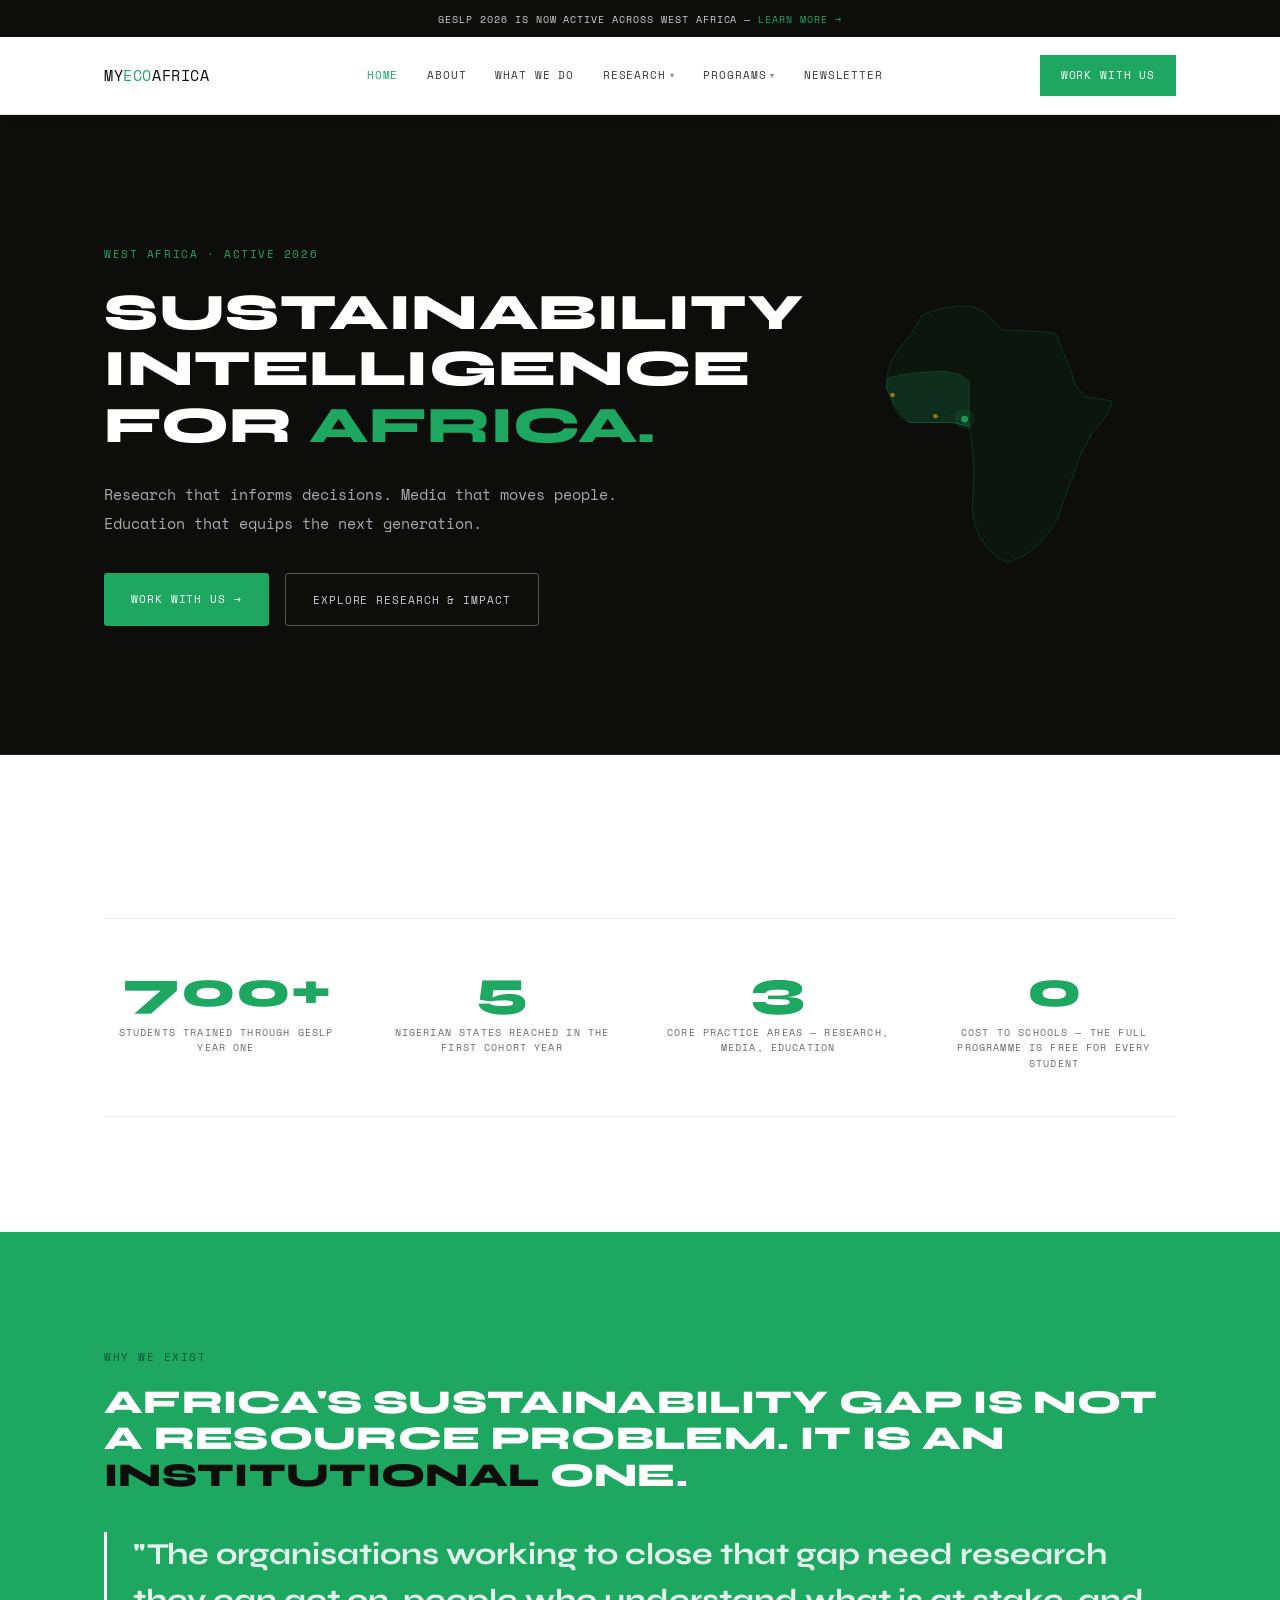
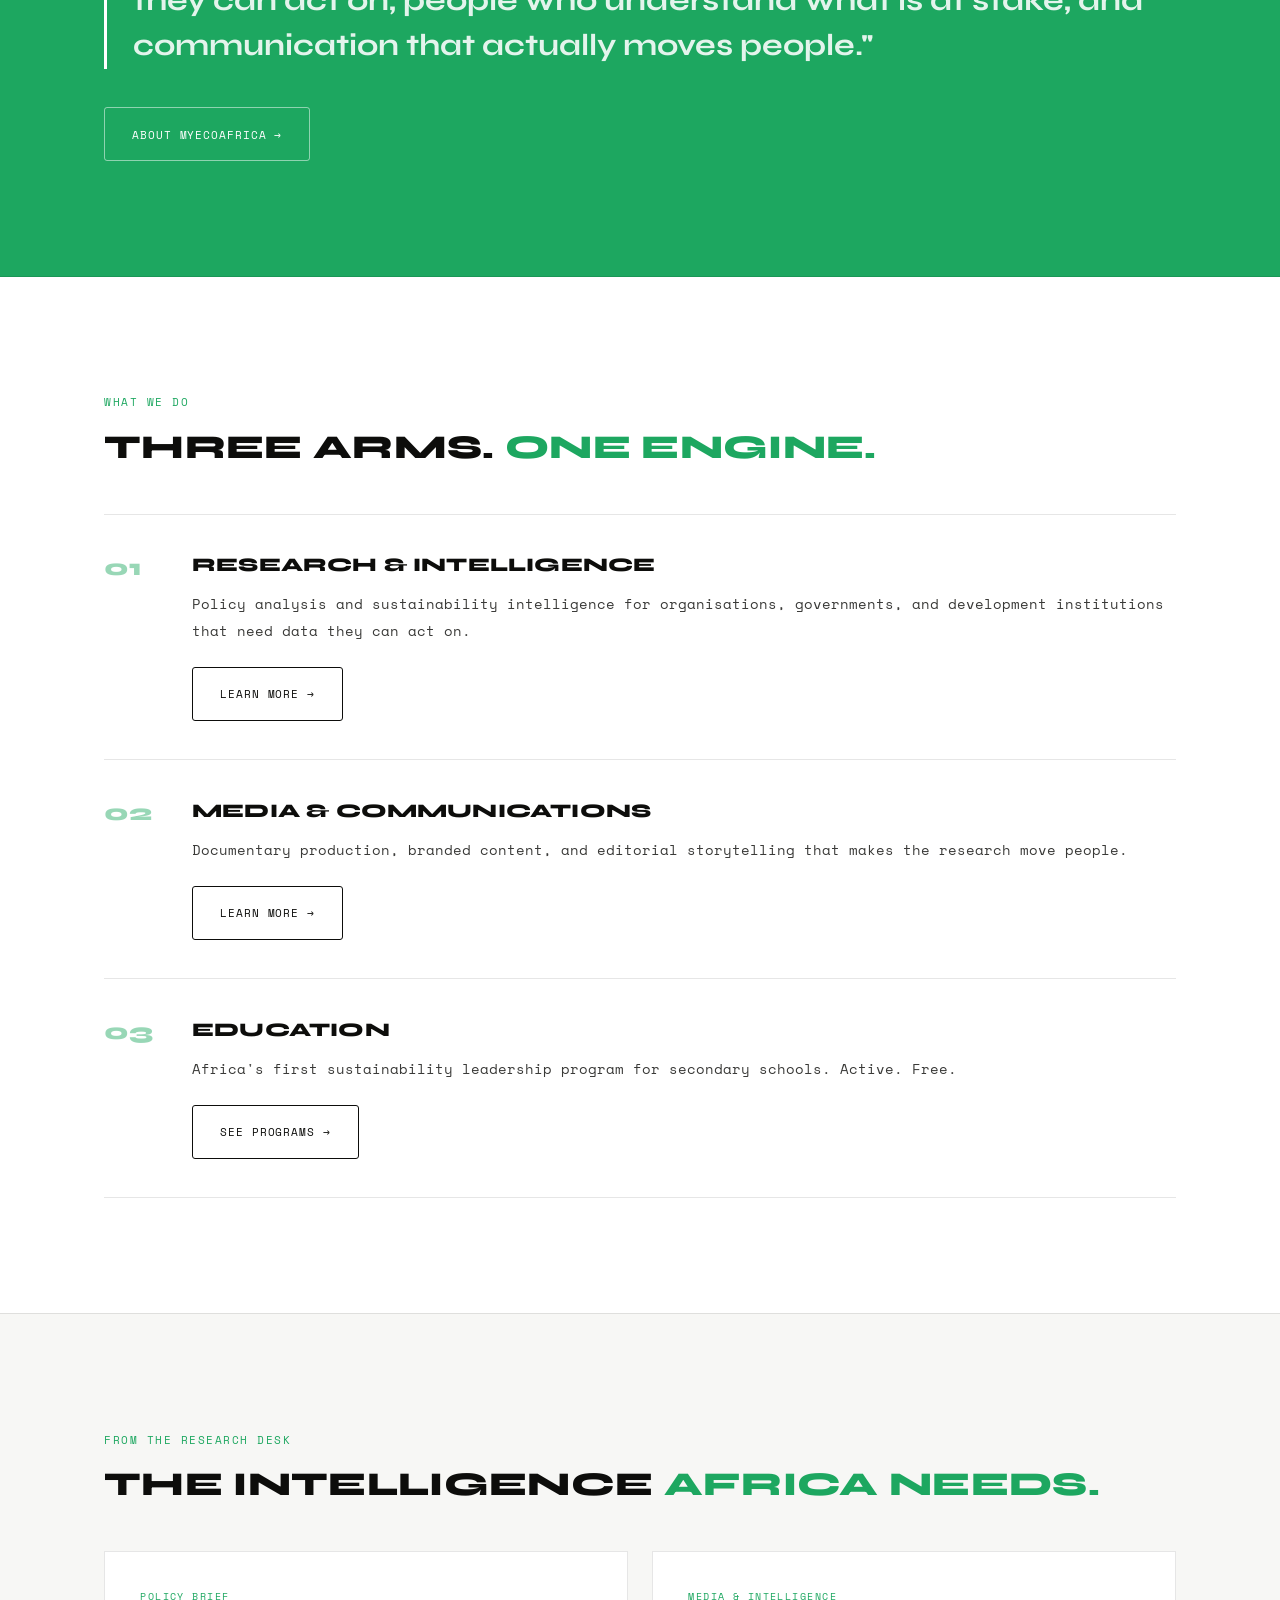
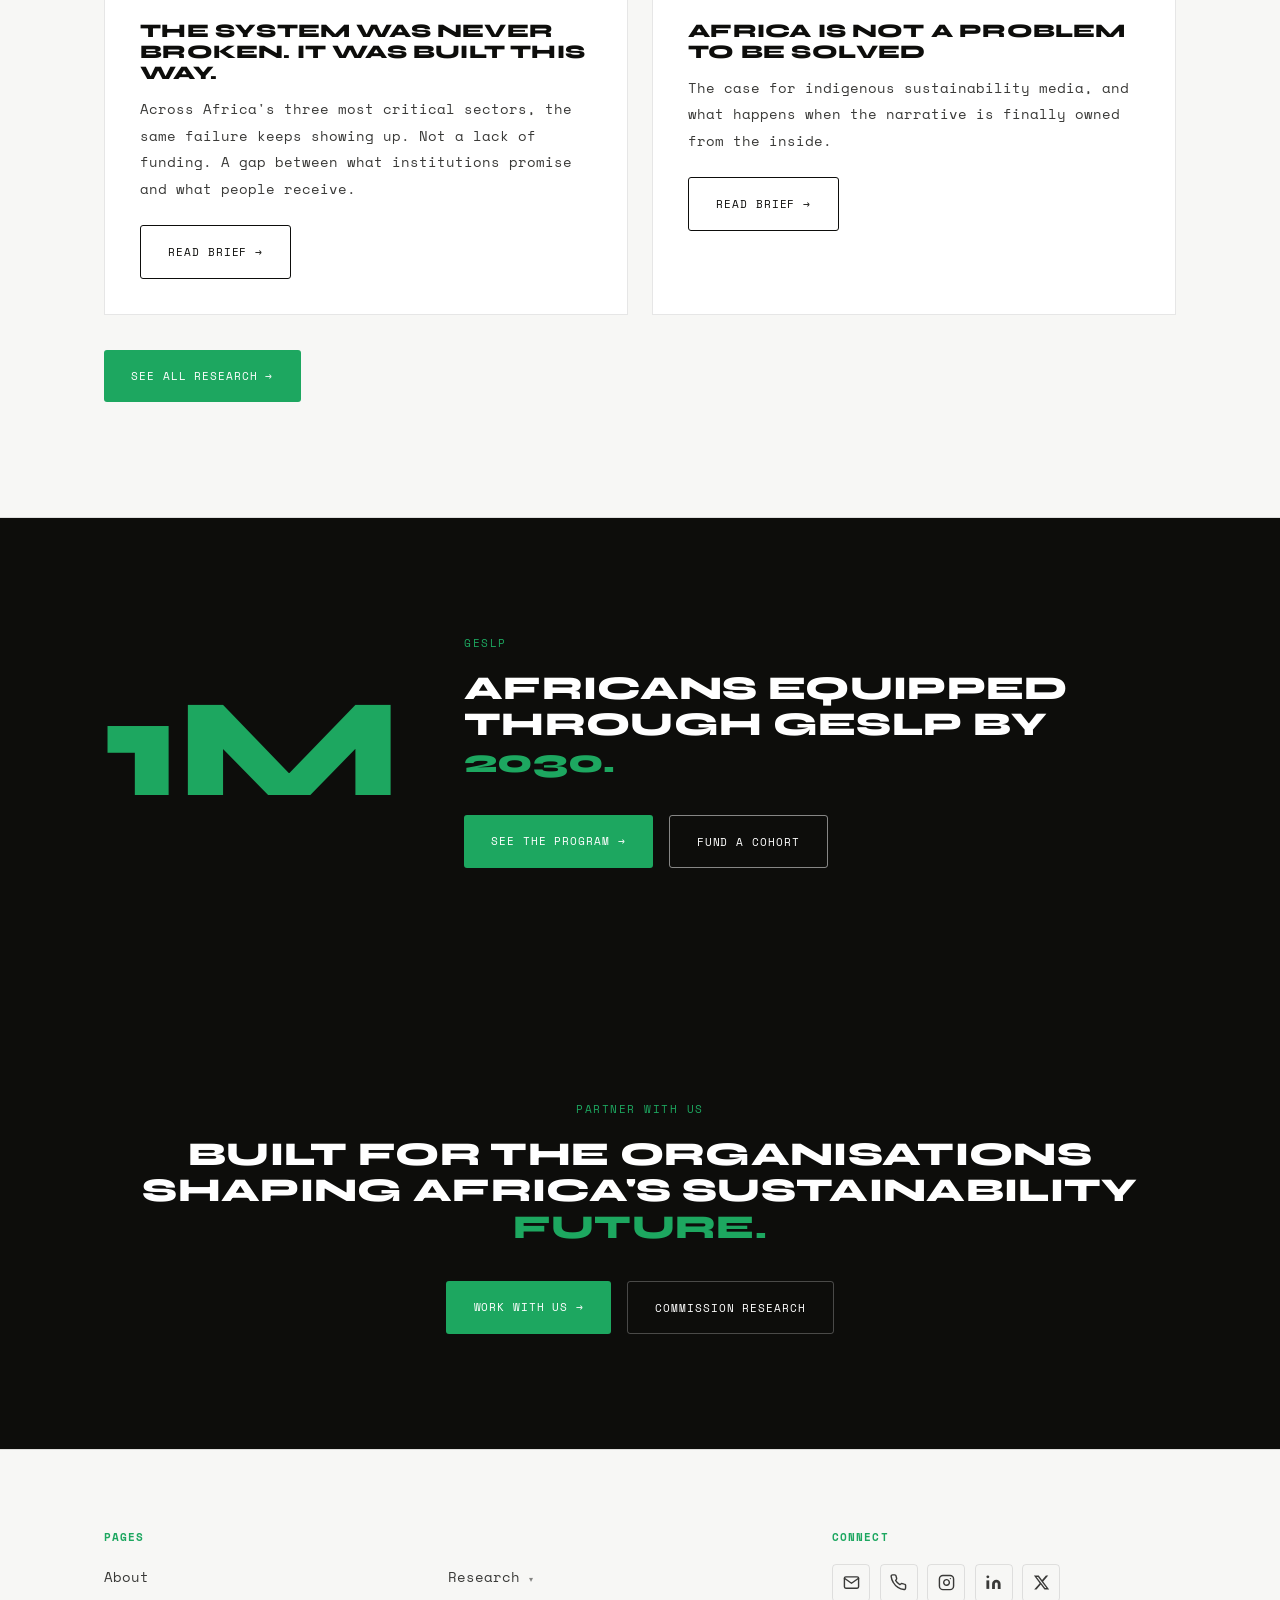
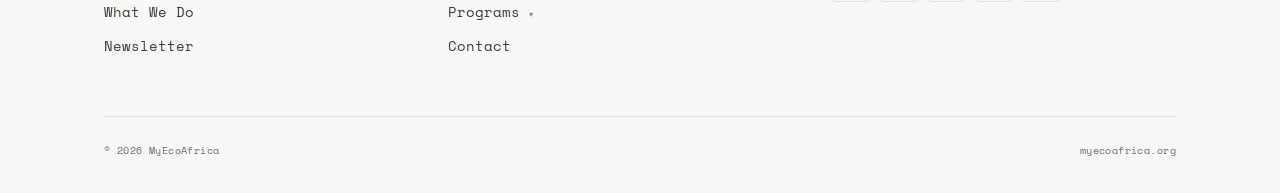
<file: index.html>
﻿<!DOCTYPE html>
<html lang="en">
<head>
<meta charset="UTF-8">
<meta name="viewport" content="width=device-width, initial-scale=1, viewport-fit=cover">
<title>MyEcoAfrica — Sustainability Intelligence for Africa</title>
<meta name="description" content="Research, Media, and Education working as one engine for Africa's sustainability transition. West Africa-based. Continental in scope." />
<link rel="preconnect" href="https://fonts.googleapis.com" />
<link rel="preconnect" href="https://fonts.gstatic.com" crossorigin />
<link href="https://fonts.googleapis.com/css2?family=Syne:wght@700;800&family=Space+Mono:wght@400;700&display=swap" rel="stylesheet" />
<link rel="stylesheet" href="css/style.css" />
<script src="https://identity.netlify.com/v1/netlify-identity-widget.js"></script>
</head>
<body>

<div class="announce-bar">
  <span>GESLP 2026 is now active across West Africa — <a href="programs.html">Learn more →</a></span>
</div>


<header class="site-header">
  <div class="nav-inner">
    <a href="index.html" class="logo">MY<span>ECO</span>AFRICA</a>
    <nav class="main-nav" id="mainNav">
      <a href="index.html" class="nav-logo">MY<span>ECO</span>AFRICA</a>
      <a href="index.html" class="active">Home</a>
      <a href="about.html">About</a>
      <a href="what-we-do.html">What We Do</a>
      <div class="nav-item has-dropdown"><a href="research.html">Research <span class="dd-caret" aria-hidden="true">▾</span></a><div class="dd-menu"><a href="research.html">Browse All</a><a href="contact.html">Commission a Brief</a></div></div>
      <div class="nav-item has-dropdown"><a href="programs.html">Programs <span class="dd-caret" aria-hidden="true">▾</span></a><div class="dd-menu"><a href="programs.html">GESLP Overview</a><a href="gallery.html">Visual Archive</a><a href="contact.html">Sponsor a Cohort</a></div></div>
      <a href="newsletter.html">Newsletter</a>
      <a href="contact.html" class="nav-cta-mobile">Work With Us</a>
    </nav>
    <a href="contact.html" class="nav-cta">Work With Us</a>
    <button class="nav-toggle" id="navToggle" aria-label="Toggle menu">☰</button>
  </div>
</header>

<main>

  <!-- ── HERO ── -->
  <section class="hero">
    <div class="container">
      <div class="hero-inner">
        <div class="hero-text">
          <span class="eyebrow">West Africa · Active 2026</span>
          <h1 class="display">Sustainability<br>Intelligence<br>for <em>Africa.</em></h1>
          <p class="lead">Research that informs decisions. Media that moves people. Education that equips the next generation.</p>
          <div class="btn-row">
            <a href="contact.html" class="btn btn-primary">Work With Us →</a>
            <a href="research.html" class="btn btn-ghost">Explore Research &amp; Impact</a>
          </div>
        </div>
        <div class="hero-map-wrap">
          <svg viewBox="0 0 440 475" xmlns="http://www.w3.org/2000/svg" aria-label="Map of Africa with West Africa highlighted">
            <path d="M 74,28 C 110,12 145,10 167,15 C 185,20 194,36 214,54 L 280,57 L 307,60 C 316,82 326,105 335,128 L 340,148 L 359,171 C 376,174 406,178 406,178 C 402,196 390,216 371,234 L 348,278 C 336,318 320,352 310,385 C 290,422 265,442 245,452 L 225,460 C 210,458 194,444 180,424 C 168,406 162,386 162,362 C 162,340 164,318 164,295 L 162,268 C 160,252 158,238 156,230 L 156,223 L 127,216 L 97,216 L 80,216 L 51,216 C 36,210 24,196 22,180 L 11,155 C 11,138 14,120 22,105 C 32,86 46,72 57,57 L 74,28 Z" fill="rgba(29,167,96,0.06)" stroke="rgba(29,167,96,0.3)" stroke-width="1.5"/>
            <path d="M 14,138 L 11,155 C 17,168 22,175 22,180 L 34,198 L 51,216 L 80,216 L 97,216 L 127,216 L 156,223 L 156,145 L 140,132 L 110,126 L 75,128 L 40,132 L 14,138 Z" fill="rgba(29,167,96,0.18)" stroke="rgba(29,167,96,0.45)" stroke-width="1"/>
            <circle cx="148" cy="210" r="6" fill="#1DA760"/>
            <circle cx="148" cy="210" r="6" fill="#1DA760" opacity="0.5">
              <animate attributeName="r" values="6;22;6" dur="2.8s" repeatCount="indefinite"/>
              <animate attributeName="opacity" values="0.5;0;0.5" dur="2.8s" repeatCount="indefinite"/>
            </circle>
            <circle cx="97" cy="205" r="4" fill="#C8921A" opacity="0.8"/>
            <circle cx="22" cy="168" r="4" fill="#C8921A" opacity="0.8"/>
            <line x1="148" y1="210" x2="97" y2="205" stroke="rgba(29,167,96,0.2)" stroke-width="1" stroke-dasharray="3,4"/>
            <line x1="148" y1="210" x2="22" y2="168" stroke="rgba(29,167,96,0.2)" stroke-width="1" stroke-dasharray="3,4"/>
          </svg>
        </div>
      </div>
    </div>
  </section>

  <!-- ── PROOF METRICS ── -->
  <section>
    <div class="container">
      <div class="stat-row" style="grid-template-columns:repeat(4,1fr);">
        <div class="stat-row-item reveal">
          <span class="stat-row-num">700+</span>
          <span class="stat-row-label">Students trained through GESLP Year One</span>
        </div>
        <div class="stat-row-item reveal">
          <span class="stat-row-num">5</span>
          <span class="stat-row-label">Nigerian states reached in the first cohort year</span>
        </div>
        <div class="stat-row-item reveal">
          <span class="stat-row-num">3</span>
          <span class="stat-row-label">Core practice areas — Research, Media, Education</span>
        </div>
        <div class="stat-row-item reveal">
          <span class="stat-row-num">0</span>
          <span class="stat-row-label">Cost to schools — the full programme is free for every student</span>
        </div>
      </div>
    </div>
  </section>

  <!-- ── THE GAP ── -->
  <section style="background:var(--green);border-bottom:1px solid rgba(0,0,0,0.1);">
    <div class="container">
      <span class="section-label" style="color:rgba(0,0,0,0.5);">Why We Exist</span>
      <h2 class="display reveal" style="color:var(--white);">Africa's sustainability gap is not a resource problem. It is an <em style="color:var(--ink);">institutional</em> one.</h2>
      <blockquote class="pull reveal" style="color:rgba(255,255,255,0.88);border-left-color:var(--white);">
        "The organisations working to close that gap need research they can act on, people who understand what is at stake, and communication that actually moves people."
      </blockquote>
      <div class="btn-row reveal">
        <a href="about.html" class="btn btn-ghost" style="border-color:rgba(255,255,255,0.5);color:var(--white);">About MyEcoAfrica →</a>
      </div>
    </div>
  </section>

  <!-- ── THREE ARMS ── -->
  <section>
    <div class="container">
      <span class="section-label">What We Do</span>
      <h2 class="display">Three arms. <em>One engine.</em></h2>
      <div class="arm-rows">
        <div class="arm-row reveal">
          <div class="arm-index">01</div>
          <div>
            <h3 class="display">Research &amp; Intelligence</h3>
            <p>Policy analysis and sustainability intelligence for organisations, governments, and development institutions that need data they can act on.</p>
            <a href="what-we-do.html" class="btn btn-ghost" style="margin-top:1.4rem;display:inline-block;">Learn More →</a>
          </div>
        </div>
        <div class="arm-row reveal">
          <div class="arm-index">02</div>
          <div>
            <h3 class="display">Media &amp; Communications</h3>
            <p>Documentary production, branded content, and editorial storytelling that makes the research move people.</p>
            <a href="what-we-do.html" class="btn btn-ghost" style="margin-top:1.4rem;display:inline-block;">Learn More →</a>
          </div>
        </div>
        <div class="arm-row reveal">
          <div class="arm-index">03</div>
          <div>
            <h3 class="display">Education</h3>
            <p>Africa's first sustainability leadership program for secondary schools. Active. Free.</p>
            <a href="programs.html" class="btn btn-ghost" style="margin-top:1.4rem;display:inline-block;">See Programs →</a>
          </div>
        </div>
      </div>
    </div>
  </section>

  <!-- ── RESEARCH HIGHLIGHTS ── -->
  <section style="background:var(--off-white);border-top:1px solid var(--rule);border-bottom:1px solid var(--rule);">
    <div class="container">
      <span class="section-label">From the Research Desk</span>
      <h2 class="display reveal">The intelligence <em>Africa needs.</em></h2>
      <div class="research-grid">
        <div class="research-card reveal">
          <span class="research-tag">Policy Brief</span>
          <h3 class="display" style="margin-bottom:0.8rem;">The System Was Never Broken. It Was Built This Way.</h3>
          <p>Across Africa's three most critical sectors, the same failure keeps showing up. Not a lack of funding. A gap between what institutions promise and what people receive.</p>
          <a href="article.html?slug=governance-gaps-west-africa" class="btn btn-ghost" style="margin-top:1.4rem;display:inline-block;">Read Brief →</a>
        </div>
        <div class="research-card reveal">
          <span class="research-tag">Media &amp; Intelligence</span>
          <h3 class="display" style="margin-bottom:0.8rem;">Africa Is Not a Problem to Be Solved</h3>
          <p>The case for indigenous sustainability media, and what happens when the narrative is finally owned from the inside.</p>
          <a href="article.html?slug=indigenous-sustainability-media" class="btn btn-ghost" style="margin-top:1.4rem;display:inline-block;">Read Brief →</a>
        </div>
      </div>
      <div class="btn-row reveal">
        <a href="research.html" class="btn btn-primary">See All Research →</a>
      </div>
    </div>
  </section>

  <!-- ── GESLP STRIP ── -->
  <section class="section-dark">
    <div class="container">
      <div class="geslp-strip">
        <div class="geslp-num reveal">1M</div>
        <div class="reveal">
          <span class="section-label">GESLP</span>
          <h2 class="display">Africans equipped through GESLP by <em>2030.</em></h2>
          <div class="btn-row">
            <a href="programs.html" class="btn btn-primary">See the Program →</a>
            <a href="contact.html" class="btn btn-ghost-light">Fund a Cohort</a>
          </div>
        </div>
      </div>
    </div>
  </section>

  <!-- ── CTA BAND ── -->
  <section class="cta-band">
    <div class="container">
      <span class="section-label">Partner with Us</span>
      <h2 class="display reveal">Built for the organisations shaping Africa's sustainability <em>future.</em></h2>
      <div class="btn-row reveal">
        <a href="contact.html" class="btn btn-primary">Work With Us →</a>
        <a href="research.html" class="btn btn-ghost">Commission Research</a>
      </div>
    </div>
  </section>

</main>

<footer class="site-footer">
  <div class="container">
    <div class="footer-grid">
      <div>
        <h4>Pages</h4>
        <div class="footer-pages">
          <a href="about.html">About</a>
          <div class="nav-item has-dropdown"><a href="research.html">Research <span class="dd-caret" aria-hidden="true">▾</span></a><div class="dd-menu"><a href="research.html">Browse All</a><a href="contact.html">Commission a Brief</a></div></div>
          <a href="what-we-do.html">What We Do</a>
          <div class="nav-item has-dropdown"><a href="programs.html">Programs <span class="dd-caret" aria-hidden="true">▾</span></a><div class="dd-menu"><a href="programs.html">GESLP Overview</a><a href="gallery.html">Visual Archive</a><a href="contact.html">Sponsor a Cohort</a></div></div>
          <a href="newsletter.html">Newsletter</a>
          <a href="contact.html">Contact</a>
        </div>
      </div>
      <div>
        <h4>Connect</h4>
        <div class="social-icons">
          <a href="mailto:hello@myecoafrica.org" class="social-icon" aria-label="Email" title="hello@myecoafrica.org"><svg viewBox="0 0 24 24" fill="none" stroke="currentColor" stroke-width="2" stroke-linecap="round" stroke-linejoin="round" aria-hidden="true"><path d="M4 4h16c1.1 0 2 .9 2 2v12c0 1.1-.9 2-2 2H4c-1.1 0-2-.9-2-2V6c0-1.1.9-2 2-2z"/><polyline points="22,6 12,13 2,6"/></svg></a>
          <a href="tel:+2349077251354" class="social-icon" aria-label="Phone" title="+234 907 725 1354"><svg viewBox="0 0 24 24" fill="none" stroke="currentColor" stroke-width="2" stroke-linecap="round" stroke-linejoin="round" aria-hidden="true"><path d="M22 16.92v3a2 2 0 0 1-2.18 2 19.79 19.79 0 0 1-8.63-3.07A19.5 19.5 0 0 1 4.69 12 19.79 19.79 0 0 1 1.62 3.38 2 2 0 0 1 3.6 1.27h3a2 2 0 0 1 2 1.72c.127.96.361 1.903.7 2.81a2 2 0 0 1-.45 2.11L7.91 9a16 16 0 0 0 6 6l1.27-.95a2 2 0 0 1 2.11-.45c.907.339 1.85.573 2.81.7A2 2 0 0 1 22 16.92z"/></svg></a>
          <a href="https://instagram.com/myecoafrica.co" class="social-icon" aria-label="Instagram" title="@myecoafrica.co" target="_blank" rel="noopener noreferrer"><svg viewBox="0 0 24 24" fill="none" stroke="currentColor" stroke-width="2" stroke-linecap="round" stroke-linejoin="round" aria-hidden="true"><rect x="2" y="2" width="20" height="20" rx="5" ry="5"/><path d="M16 11.37A4 4 0 1 1 12.63 8 4 4 0 0 1 16 11.37z"/><line x1="17.5" y1="6.5" x2="17.51" y2="6.5"/></svg></a>
          <a href="https://linkedin.com/company/myecoafrica" class="social-icon" aria-label="LinkedIn" title="myecoafrica on LinkedIn" target="_blank" rel="noopener noreferrer"><svg viewBox="0 0 24 24" fill="currentColor" aria-hidden="true"><path d="M16 8a6 6 0 0 1 6 6v7h-4v-7a2 2 0 0 0-2-2 2 2 0 0 0-2 2v7h-4v-7a6 6 0 0 1 6-6z"/><rect x="2" y="9" width="4" height="12"/><circle cx="4" cy="4" r="2"/></svg></a>
          <a href="https://x.com/myecoafrica" class="social-icon" aria-label="X (Twitter)" title="@myecoafrica on X" target="_blank" rel="noopener noreferrer"><svg viewBox="0 0 24 24" fill="currentColor" aria-hidden="true"><path d="M18.244 2.25h3.308l-7.227 8.26 8.502 11.24H16.17l-5.214-6.817L4.99 21.75H1.68l7.73-8.835L1.254 2.25H8.08l4.713 6.231zm-1.161 17.52h1.833L7.084 4.126H5.117z"/></svg></a>
        </div>
      </div>
    </div>
    <div class="footer-bottom">
      <span>© 2026 MyEcoAfrica</span>
      <span>myecoafrica.org</span>
    </div>
  </div>
</footer>

<script src="js/main.js"></script>
<script>
  (function(){
    var els=document.querySelectorAll('.reveal');
    if(!els.length)return;
    els.forEach(function(el,i){el.style.transitionDelay=(i*0.07)+'s';});
    var io=new IntersectionObserver(function(entries){
      entries.forEach(function(e){if(e.isIntersecting){e.target.classList.add('visible');io.unobserve(e.target);}});
    },{threshold:0.1});
    els.forEach(function(el){io.observe(el);});
  })();
</script>
<script>
  if(window.netlifyIdentity){window.netlifyIdentity.on('init',function(u){if(!u){window.netlifyIdentity.on('login',function(){document.location.href='/admin/';});}});}
</script>
</body>
</html>
</file>
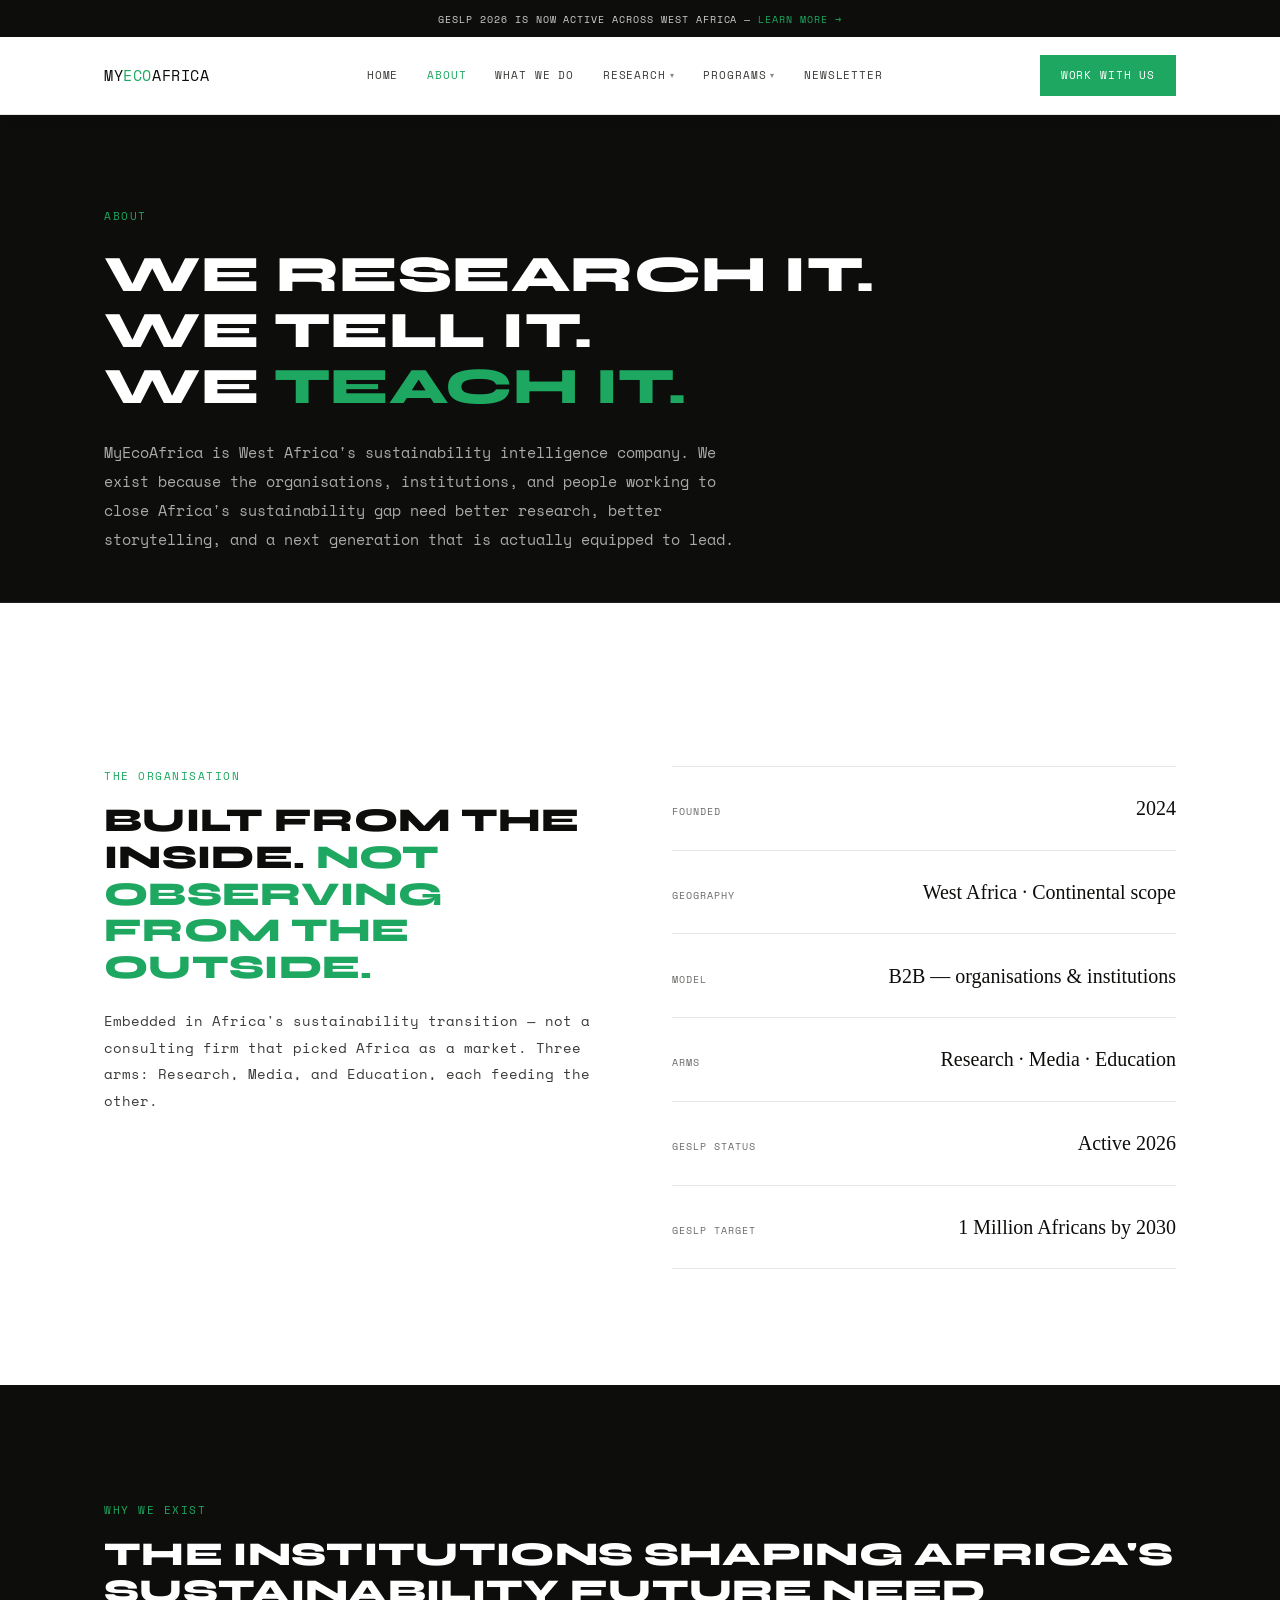
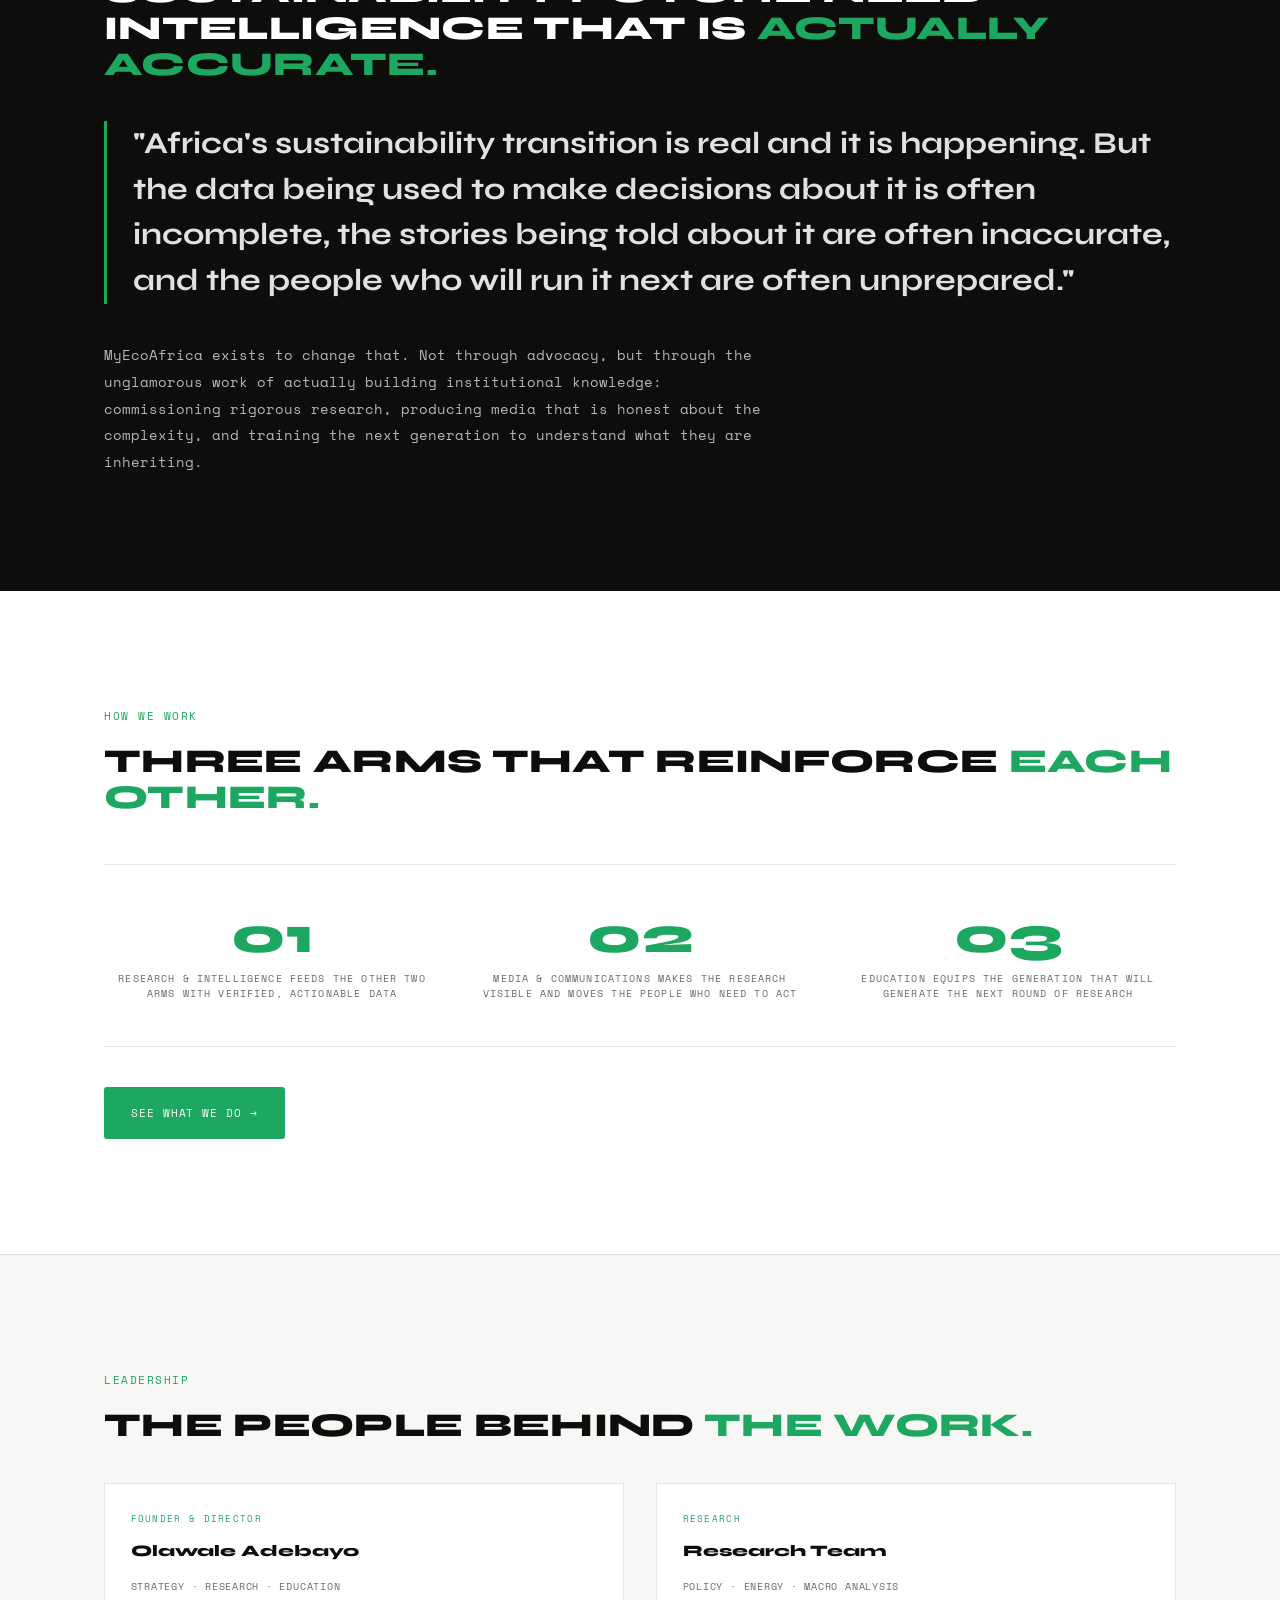
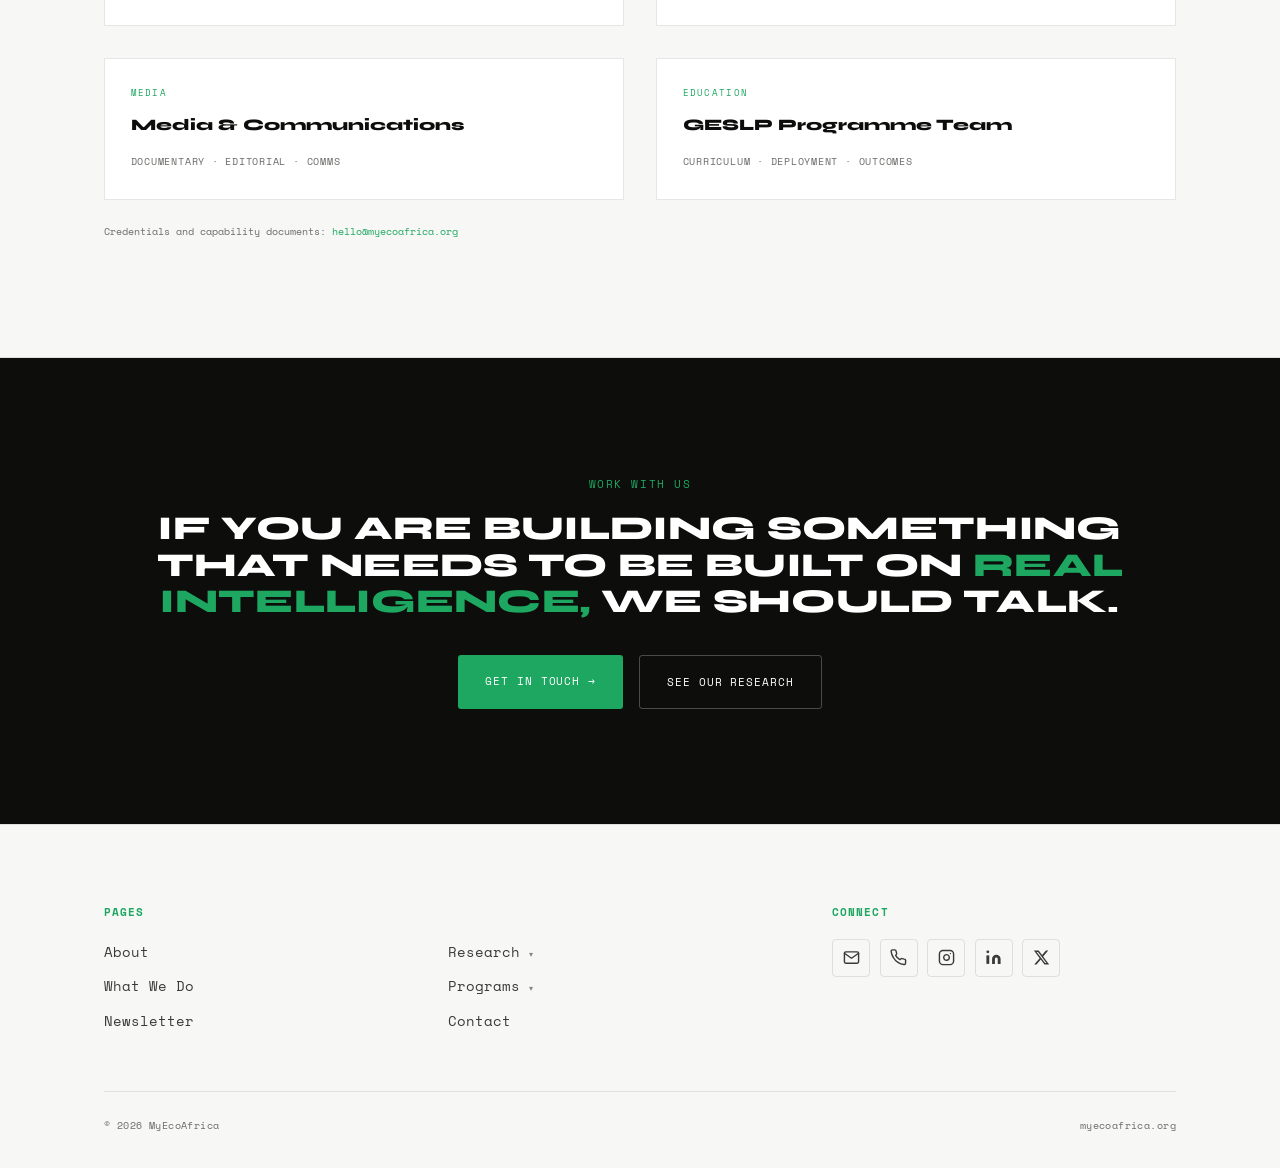
<file: about.html>
﻿<!DOCTYPE html>
<html lang="en">
<head>
<meta charset="UTF-8" />
<meta name="viewport" content="width=device-width, initial-scale=1.0" />
<title>About — MyEcoAfrica</title>
<meta name="description" content="MyEcoAfrica is West Africa's sustainability intelligence company — research, media, and education working as one engine." />
<link rel="preconnect" href="https://fonts.googleapis.com" />
<link rel="preconnect" href="https://fonts.gstatic.com" crossorigin />
<link href="https://fonts.googleapis.com/css2?family=Syne:wght@700;800&family=Space+Mono:wght@400;700&display=swap" rel="stylesheet" />
<link rel="stylesheet" href="css/style.css" />
<script src="https://identity.netlify.com/v1/netlify-identity-widget.js"></script>
<style>
  .leadership-grid { display:grid; grid-template-columns:repeat(2,1fr); gap:2rem; margin-top:2.5rem; }
  @media (max-width:640px) { .leadership-grid { grid-template-columns:1fr; gap:1.4rem; } }
  .audience-paths { display:grid; grid-template-columns:repeat(3,1fr); gap:1.4rem; margin-top:1.8rem; }
  @media (max-width:640px) { .audience-paths { grid-template-columns:1fr; } }
  .contact-details { display:grid; grid-template-columns:repeat(3,1fr); gap:1.4rem; }
  @media (max-width:640px) { .contact-details { grid-template-columns:1fr; gap:1rem; } }
</style>
</head>
<body>

<div class="announce-bar">
  <span>GESLP 2026 is now active across West Africa — <a href="programs.html">Learn more →</a></span>
</div>


<header class="site-header">
  <div class="nav-inner">
    <a href="index.html" class="logo">MY<span>ECO</span>AFRICA</a>
    <nav class="main-nav" id="mainNav">
      <a href="index.html" class="nav-logo">MY<span>ECO</span>AFRICA</a>
      <a href="index.html">Home</a>
      <a href="about.html" class="active">About</a>
      <a href="what-we-do.html">What We Do</a>
      <div class="nav-item has-dropdown"><a href="research.html">Research <span class="dd-caret" aria-hidden="true">▾</span></a><div class="dd-menu"><a href="research.html">Browse All</a><a href="contact.html">Commission a Brief</a></div></div>
      <div class="nav-item has-dropdown"><a href="programs.html">Programs <span class="dd-caret" aria-hidden="true">▾</span></a><div class="dd-menu"><a href="programs.html">GESLP Overview</a><a href="gallery.html">Visual Archive</a><a href="contact.html">Sponsor a Cohort</a></div></div>
      <a href="newsletter.html">Newsletter</a>
      <a href="contact.html" class="nav-cta-mobile">Work With Us</a>
    </nav>
    <a href="contact.html" class="nav-cta">Work With Us</a>
    <button class="nav-toggle" id="navToggle" aria-label="Toggle menu">☰</button>
  </div>
</header>

<main>

  <div class="page-header">
    <div class="container">
      <span class="eyebrow">About</span>
      <h1 class="display">We research it.<br>We tell it.<br>We <em>teach it.</em></h1>
      <p class="lead" style="max-width:640px;margin-top:1.4rem;">MyEcoAfrica is West Africa's sustainability intelligence company. We exist because the organisations, institutions, and people working to close Africa's sustainability gap need better research, better storytelling, and a next generation that is actually equipped to lead.</p>
    </div>
  </div>

  <!-- ── QUICK FACTS ── -->
  <section>
    <div class="container">
      <div class="about-grid">
        <div>
          <span class="section-label">The Organisation</span>
          <h2 class="display reveal">Built from the inside. <em>Not observing from the outside.</em></h2>
          <p style="margin-top:1.4rem;">Embedded in Africa's sustainability transition — not a consulting firm that picked Africa as a market. Three arms: Research, Media, and Education, each feeding the other.</p>
        </div>
        <div class="reveal">
          <div class="about-fact">
            <span class="about-fact-label">Founded</span>
            <span class="about-fact-value">2024</span>
          </div>
          <div class="about-fact">
            <span class="about-fact-label">Geography</span>
            <span class="about-fact-value">West Africa · Continental scope</span>
          </div>
          <div class="about-fact">
            <span class="about-fact-label">Model</span>
            <span class="about-fact-value">B2B — organisations &amp; institutions</span>
          </div>
          <div class="about-fact">
            <span class="about-fact-label">Arms</span>
            <span class="about-fact-value">Research · Media · Education</span>
          </div>
          <div class="about-fact">
            <span class="about-fact-label">GESLP Status</span>
            <span class="about-fact-value">Active 2026</span>
          </div>
          <div class="about-fact">
            <span class="about-fact-label">GESLP Target</span>
            <span class="about-fact-value">1 Million Africans by 2030</span>
          </div>
        </div>
      </div>
    </div>
  </section>

  <!-- ── WHY WE EXIST ── -->
  <section class="section-dark">
    <div class="container">
      <span class="section-label">Why We Exist</span>
      <h2 class="display reveal">The institutions shaping Africa's sustainability future need intelligence that is <em>actually accurate.</em></h2>
      <blockquote class="pull reveal">
        "Africa's sustainability transition is real and it is happening. But the data being used to make decisions about it is often incomplete, the stories being told about it are often inaccurate, and the people who will run it next are often unprepared."
      </blockquote>
      <p class="reveal" style="max-width:680px;margin-top:1.6rem;">MyEcoAfrica exists to change that. Not through advocacy, but through the unglamorous work of actually building institutional knowledge: commissioning rigorous research, producing media that is honest about the complexity, and training the next generation to understand what they are inheriting.</p>
    </div>
  </section>

  <!-- ── OUR APPROACH ── -->
  <section>
    <div class="container">
      <span class="section-label">How We Work</span>
      <h2 class="display reveal">Three arms that reinforce <em>each other.</em></h2>
      <div class="stat-row reveal">
        <div class="stat-row-item">
          <span class="stat-row-num">01</span>
          <span class="stat-row-label">Research &amp; Intelligence feeds the other two arms with verified, actionable data</span>
        </div>
        <div class="stat-row-item">
          <span class="stat-row-num">02</span>
          <span class="stat-row-label">Media &amp; Communications makes the research visible and moves the people who need to act</span>
        </div>
        <div class="stat-row-item">
          <span class="stat-row-num">03</span>
          <span class="stat-row-label">Education equips the generation that will generate the next round of research</span>
        </div>
      </div>
      <div class="btn-row reveal" style="margin-top:2.5rem;">
        <a href="what-we-do.html" class="btn btn-primary">See What We Do →</a>
      </div>
    </div>
  </section>

  <!-- ── LEADERSHIP ── -->
  <section style="background:var(--off-white);border-top:1px solid var(--rule);border-bottom:1px solid var(--rule);">
    <div class="container">
      <span class="section-label">Leadership</span>
      <h2 class="display reveal">The people behind <em>the work.</em></h2>
      <div class="leadership-grid reveal">

        <div style="background:var(--white);border:1px solid var(--rule);padding:1.6rem;">
          <div style="font-family:'Space Mono',monospace;font-size:0.58rem;letter-spacing:0.14em;text-transform:uppercase;color:var(--green);margin-bottom:0.5rem;">Founder &amp; Director</div>
          <h3 style="font-family:'Syne',sans-serif;font-weight:800;font-size:1rem;color:var(--ink);margin-bottom:0.4rem;">Olawale Adebayo</h3>
          <span style="font-family:'Space Mono',monospace;font-size:0.6rem;color:var(--ink-light);letter-spacing:0.08em;text-transform:uppercase;">Strategy · Research · Education</span>
        </div>

        <div style="background:var(--white);border:1px solid var(--rule);padding:1.6rem;">
          <div style="font-family:'Space Mono',monospace;font-size:0.58rem;letter-spacing:0.14em;text-transform:uppercase;color:var(--green);margin-bottom:0.5rem;">Research</div>
          <h3 style="font-family:'Syne',sans-serif;font-weight:800;font-size:1rem;color:var(--ink);margin-bottom:0.4rem;">Research Team</h3>
          <span style="font-family:'Space Mono',monospace;font-size:0.6rem;color:var(--ink-light);letter-spacing:0.08em;text-transform:uppercase;">Policy · Energy · Macro Analysis</span>
        </div>

        <div style="background:var(--white);border:1px solid var(--rule);padding:1.6rem;">
          <div style="font-family:'Space Mono',monospace;font-size:0.58rem;letter-spacing:0.14em;text-transform:uppercase;color:var(--green);margin-bottom:0.5rem;">Media</div>
          <h3 style="font-family:'Syne',sans-serif;font-weight:800;font-size:1rem;color:var(--ink);margin-bottom:0.4rem;">Media &amp; Communications</h3>
          <span style="font-family:'Space Mono',monospace;font-size:0.6rem;color:var(--ink-light);letter-spacing:0.08em;text-transform:uppercase;">Documentary · Editorial · Comms</span>
        </div>

        <div style="background:var(--white);border:1px solid var(--rule);padding:1.6rem;">
          <div style="font-family:'Space Mono',monospace;font-size:0.58rem;letter-spacing:0.14em;text-transform:uppercase;color:var(--green);margin-bottom:0.5rem;">Education</div>
          <h3 style="font-family:'Syne',sans-serif;font-weight:800;font-size:1rem;color:var(--ink);margin-bottom:0.4rem;">GESLP Programme Team</h3>
          <span style="font-family:'Space Mono',monospace;font-size:0.6rem;color:var(--ink-light);letter-spacing:0.08em;text-transform:uppercase;">Curriculum · Deployment · Outcomes</span>
        </div>

      </div>
      <p style="font-family:'Space Mono',monospace;font-size:0.65rem;color:var(--ink-light);margin-top:1.4rem;">Credentials and capability documents: <a href="mailto:hello@myecoafrica.org" style="color:var(--green);">hello@myecoafrica.org</a></p>
    </div>
  </section>

  <!-- ── CTA ── -->
  <section class="cta-band">
    <div class="container">
      <span class="section-label">Work With Us</span>
      <h2 class="display reveal">If you are building something that needs to be built on <em>real intelligence,</em> we should talk.</h2>
      <div class="btn-row reveal">
        <a href="contact.html" class="btn btn-primary">Get in Touch →</a>
        <a href="research.html" class="btn btn-ghost">See Our Research</a>
      </div>
    </div>
  </section>

</main>

<footer class="site-footer">
  <div class="container">
    <div class="footer-grid">
      <div>
        <h4>Pages</h4>
        <div class="footer-pages">
          <a href="about.html">About</a>
          <div class="nav-item has-dropdown"><a href="research.html">Research <span class="dd-caret" aria-hidden="true">▾</span></a><div class="dd-menu"><a href="research.html">Browse All</a><a href="contact.html">Commission a Brief</a></div></div>
          <a href="what-we-do.html">What We Do</a>
          <div class="nav-item has-dropdown"><a href="programs.html">Programs <span class="dd-caret" aria-hidden="true">▾</span></a><div class="dd-menu"><a href="programs.html">GESLP Overview</a><a href="gallery.html">Visual Archive</a><a href="contact.html">Sponsor a Cohort</a></div></div>
          <a href="newsletter.html">Newsletter</a>
          <a href="contact.html">Contact</a>
        </div>
      </div>
      <div>
        <h4>Connect</h4>
        <div class="social-icons">
          <a href="mailto:hello@myecoafrica.org" class="social-icon" aria-label="Email" title="hello@myecoafrica.org"><svg viewBox="0 0 24 24" fill="none" stroke="currentColor" stroke-width="2" stroke-linecap="round" stroke-linejoin="round" aria-hidden="true"><path d="M4 4h16c1.1 0 2 .9 2 2v12c0 1.1-.9 2-2 2H4c-1.1 0-2-.9-2-2V6c0-1.1.9-2 2-2z"/><polyline points="22,6 12,13 2,6"/></svg></a>
          <a href="tel:+2349077251354" class="social-icon" aria-label="Phone" title="+234 907 725 1354"><svg viewBox="0 0 24 24" fill="none" stroke="currentColor" stroke-width="2" stroke-linecap="round" stroke-linejoin="round" aria-hidden="true"><path d="M22 16.92v3a2 2 0 0 1-2.18 2 19.79 19.79 0 0 1-8.63-3.07A19.5 19.5 0 0 1 4.69 12 19.79 19.79 0 0 1 1.62 3.38 2 2 0 0 1 3.6 1.27h3a2 2 0 0 1 2 1.72c.127.96.361 1.903.7 2.81a2 2 0 0 1-.45 2.11L7.91 9a16 16 0 0 0 6 6l1.27-.95a2 2 0 0 1 2.11-.45c.907.339 1.85.573 2.81.7A2 2 0 0 1 22 16.92z"/></svg></a>
          <a href="https://instagram.com/myecoafrica.co" class="social-icon" aria-label="Instagram" title="@myecoafrica.co" target="_blank" rel="noopener noreferrer"><svg viewBox="0 0 24 24" fill="none" stroke="currentColor" stroke-width="2" stroke-linecap="round" stroke-linejoin="round" aria-hidden="true"><rect x="2" y="2" width="20" height="20" rx="5" ry="5"/><path d="M16 11.37A4 4 0 1 1 12.63 8 4 4 0 0 1 16 11.37z"/><line x1="17.5" y1="6.5" x2="17.51" y2="6.5"/></svg></a>
          <a href="https://linkedin.com/company/myecoafrica" class="social-icon" aria-label="LinkedIn" title="myecoafrica on LinkedIn" target="_blank" rel="noopener noreferrer"><svg viewBox="0 0 24 24" fill="currentColor" aria-hidden="true"><path d="M16 8a6 6 0 0 1 6 6v7h-4v-7a2 2 0 0 0-2-2 2 2 0 0 0-2 2v7h-4v-7a6 6 0 0 1 6-6z"/><rect x="2" y="9" width="4" height="12"/><circle cx="4" cy="4" r="2"/></svg></a>
          <a href="https://x.com/myecoafrica" class="social-icon" aria-label="X (Twitter)" title="@myecoafrica on X" target="_blank" rel="noopener noreferrer"><svg viewBox="0 0 24 24" fill="currentColor" aria-hidden="true"><path d="M18.244 2.25h3.308l-7.227 8.26 8.502 11.24H16.17l-5.214-6.817L4.99 21.75H1.68l7.73-8.835L1.254 2.25H8.08l4.713 6.231zm-1.161 17.52h1.833L7.084 4.126H5.117z"/></svg></a>
        </div>
      </div>
    </div>
    <div class="footer-bottom">
      <span>© 2026 MyEcoAfrica</span>
      <span>myecoafrica.org</span>
    </div>
  </div>
</footer>

<script src="js/main.js"></script>
<script>
  (function(){
    var els=document.querySelectorAll('.reveal');
    if(!els.length)return;
    els.forEach(function(el,i){el.style.transitionDelay=(i*0.07)+'s';});
    var io=new IntersectionObserver(function(entries){
      entries.forEach(function(e){if(e.isIntersecting){e.target.classList.add('visible');io.unobserve(e.target);}});
    },{threshold:0.1});
    els.forEach(function(el){io.observe(el);});
  })();
</script>
<script>
  if(window.netlifyIdentity){window.netlifyIdentity.on('init',function(u){if(!u){window.netlifyIdentity.on('login',function(){document.location.href='/admin/';});}});}
</script>
</body>
</html>
</file>
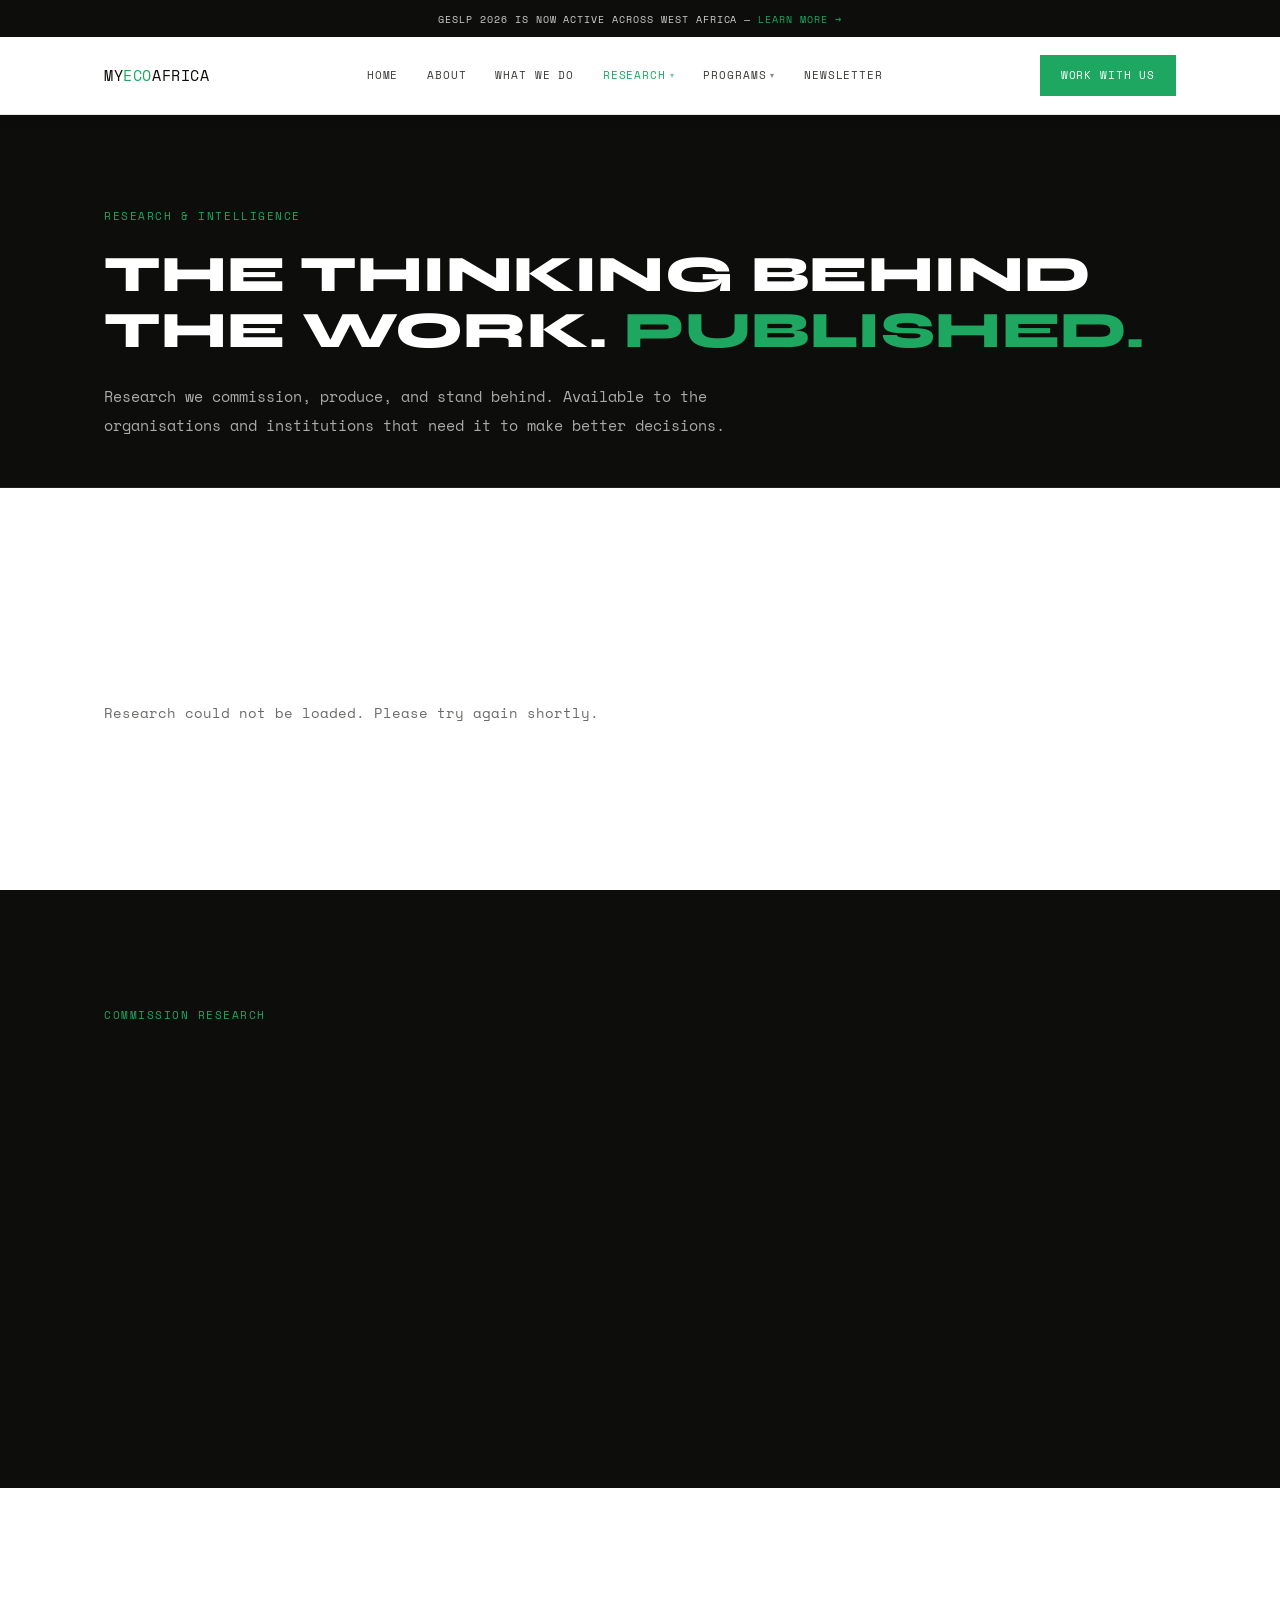
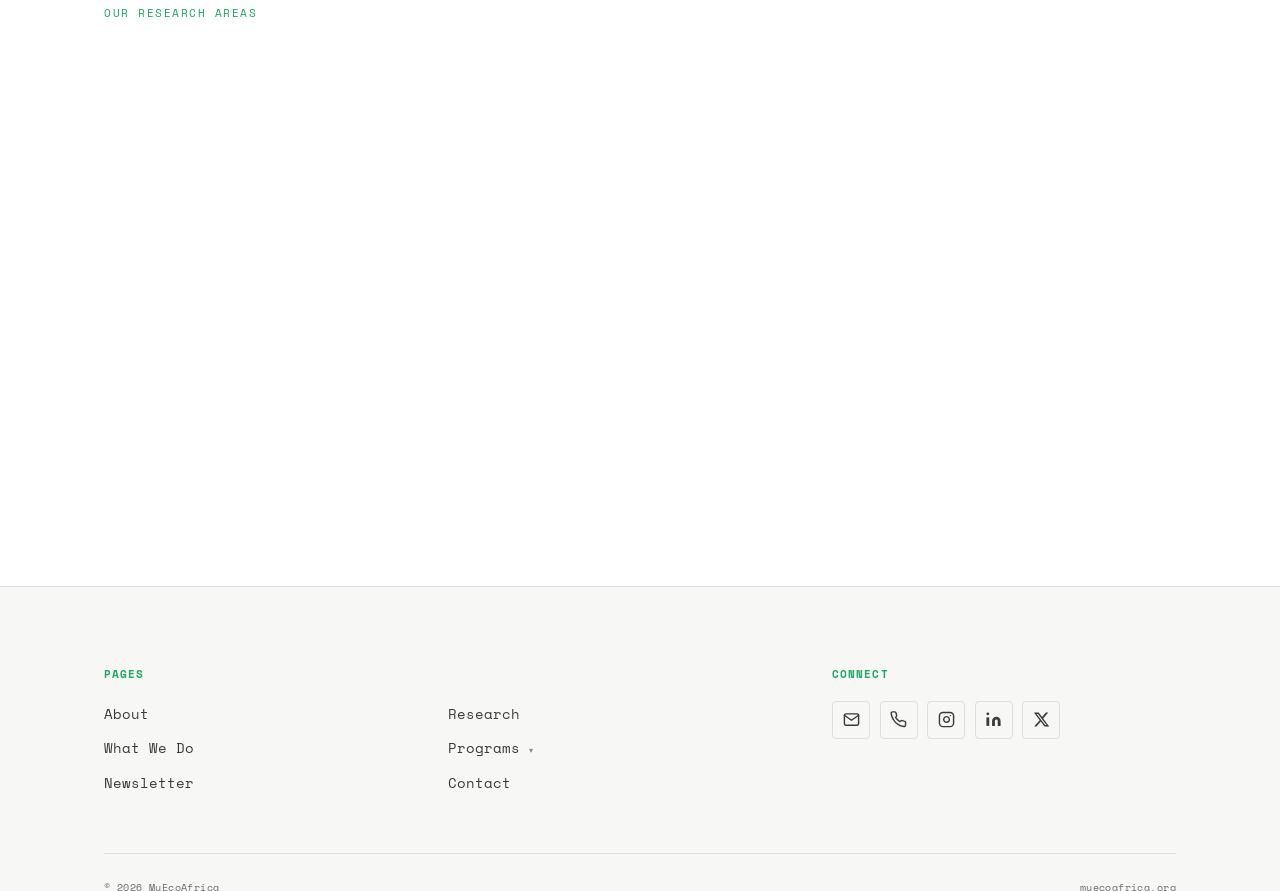
<file: blog.html>
<!DOCTYPE html>
<html lang="en">
<head>
<meta charset="UTF-8" />
<meta http-equiv="refresh" content="0; url=research.html" />
<title>Redirecting — MyEcoAfrica</title>
<link rel="canonical" href="research.html" />
</head>
<body>
<p>This page has moved. <a href="research.html">Go to Research &amp; Intelligence →</a></p>
</body>
</html>
</file>
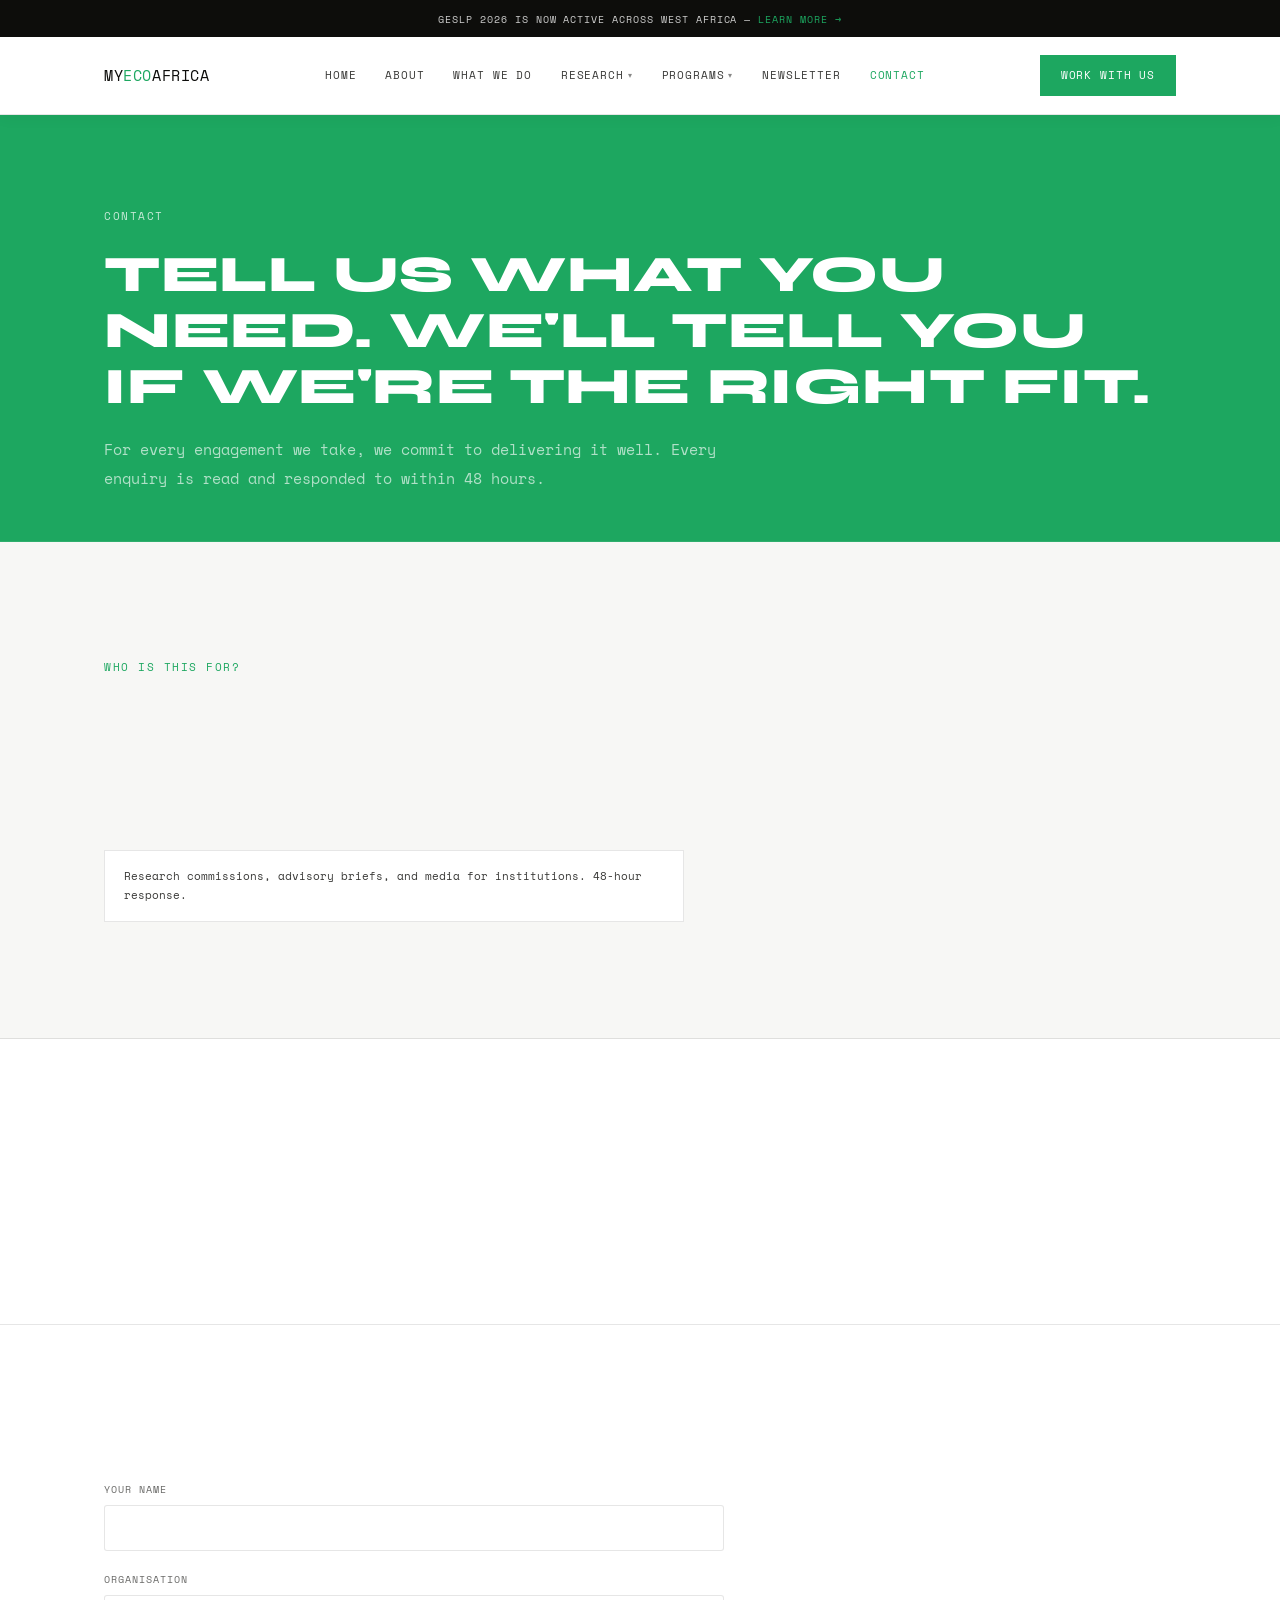
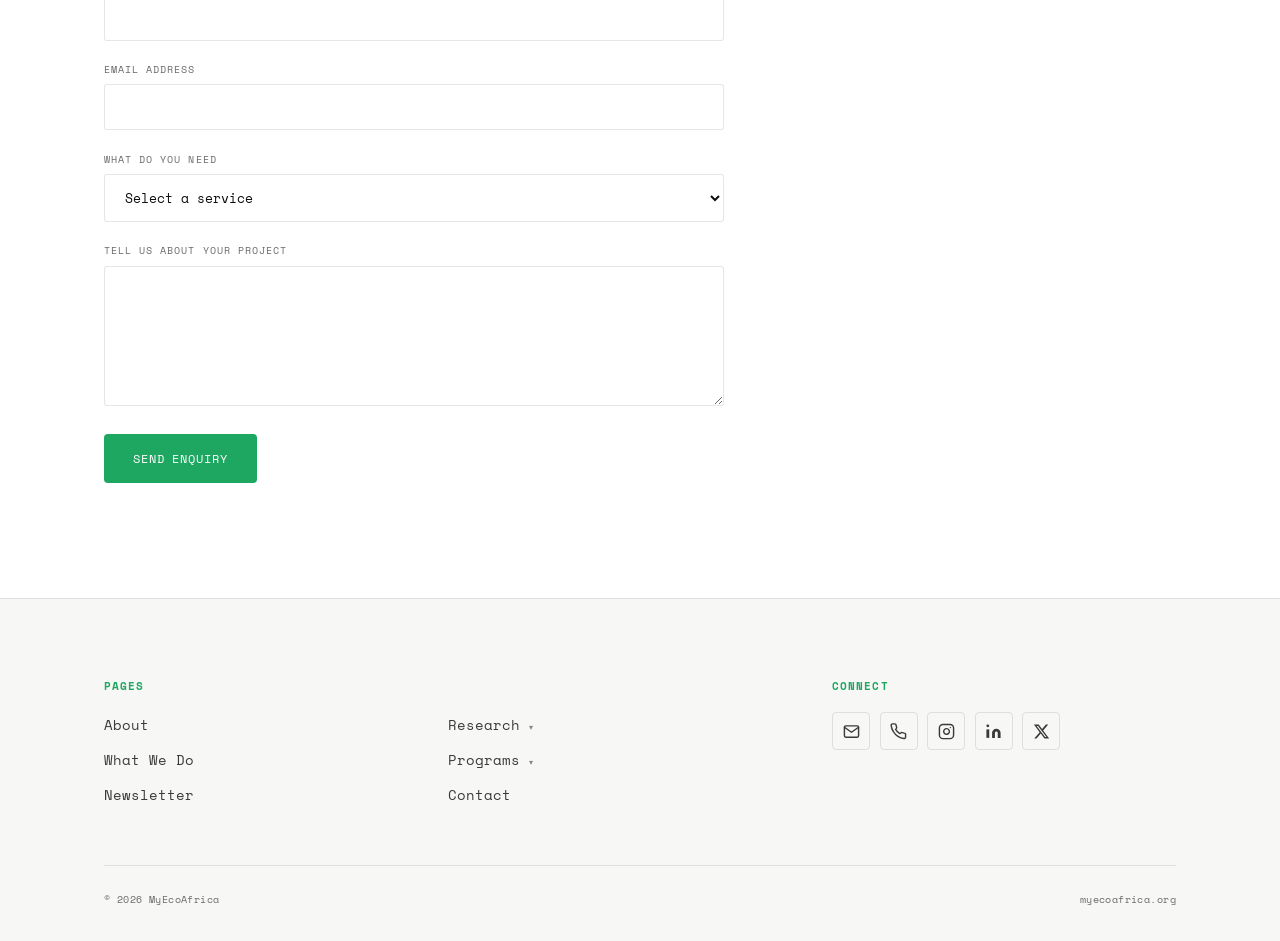
<file: contact.html>
﻿<!DOCTYPE html>
<html lang="en">
<head>
<meta charset="UTF-8" />
<meta name="viewport" content="width=device-width, initial-scale=1.0" />
<title>Contact — MyEcoAfrica</title>
<meta name="description" content="Get in touch with MyEcoAfrica for research commissions, media projects, or GESLP partnership and sponsorship." />
<link rel="preconnect" href="https://fonts.googleapis.com" />
<link rel="preconnect" href="https://fonts.gstatic.com" crossorigin />
<link href="https://fonts.googleapis.com/css2?family=Syne:wght@700;800&family=Space+Mono:wght@400;700&display=swap" rel="stylesheet" />
<link rel="stylesheet" href="css/style.css" />
<script src="https://identity.netlify.com/v1/netlify-identity-widget.js"></script>
<style>
  .page-header { background:var(--green); }
  .page-header .eyebrow { color:rgba(255,255,255,0.75); }
  .page-header h1, .page-header .lead { color:var(--white); }
  .contact-form { display:flex; flex-direction:column; gap:1.2rem; margin-top:1.4rem; max-width:620px; }
  .contact-form label { font-family:'Space Mono',monospace; font-size:0.65rem; letter-spacing:0.1em; text-transform:uppercase; color:var(--ink-light); display:block; margin-bottom:0.3rem; }
  .contact-form input,
  .contact-form select,
  .contact-form textarea { width:100%; padding:0.75rem 1rem; border:1px solid var(--rule); background:var(--white); font-family:'Space Mono',monospace; font-size:0.82rem; color:var(--ink); outline:none; border-radius:3px; transition:border-color 0.2s; }
  .contact-form input:focus,
  .contact-form select:focus,
  .contact-form textarea:focus { border-color:var(--green); }
  .contact-form textarea { min-height:140px; resize:vertical; }
  .submit-btn { background:var(--green); color:var(--white); border:none; padding:1rem 1.8rem; font-family:'Space Mono',monospace; font-size:0.7rem; letter-spacing:0.1em; text-transform:uppercase; cursor:pointer; transition:background 0.2s; align-self:flex-start; border-radius:3px; }
  .submit-btn:hover { opacity:0.88; }
  .audience-paths { display:grid; grid-template-columns:repeat(3,1fr); gap:1.4rem; margin-top:1.8rem; }
  .contact-details { display:grid; grid-template-columns:repeat(3,1fr); gap:1.4rem; }
  @media (max-width:640px) {
    .audience-paths { grid-template-columns:1fr; }
    .contact-details { grid-template-columns:1fr; gap:1rem; }
  }
</style>
</head>
<body>

<div class="announce-bar">
  <span>GESLP 2026 is now active across West Africa — <a href="programs.html">Learn more →</a></span>
</div>


<header class="site-header">
  <div class="nav-inner">
    <a href="index.html" class="logo">MY<span>ECO</span>AFRICA</a>
    <nav class="main-nav" id="mainNav">
      <a href="index.html">Home</a>
      <a href="about.html">About</a>
      <a href="what-we-do.html">What We Do</a>
      <div class="nav-item has-dropdown"><a href="research.html">Research <span class="dd-caret" aria-hidden="true">▾</span></a><div class="dd-menu"><a href="research.html">Browse All</a><a href="contact.html">Commission a Brief</a></div></div>
      <div class="nav-item has-dropdown"><a href="programs.html">Programs <span class="dd-caret" aria-hidden="true">▾</span></a><div class="dd-menu"><a href="programs.html">GESLP Overview</a><a href="gallery.html">Visual Archive</a><a href="contact.html">Sponsor a Cohort</a></div></div>
      <a href="newsletter.html">Newsletter</a>
      <a href="contact.html" class="active">Contact</a>
    </nav>
    <a href="contact.html" class="nav-cta">Work With Us</a>
    <button class="nav-toggle" id="navToggle" aria-label="Toggle menu">☰</button>
  </div>
</header>

<main>
  <div class="page-header">
    <div class="container">
      <span class="eyebrow">Contact</span>
      <h1 class="display">Tell us what you need. We'll tell you if we're the right fit.</h1>
      <p class="lead" style="max-width:640px;margin-top:1.2rem;">For every engagement we take, we commit to delivering it well. Every enquiry is read and responded to within 48 hours.</p>
    </div>
  </div>

  <!-- ── AUDIENCE PATHS ── -->
  <section style="background:var(--off-white);border-bottom:1px solid var(--rule);">
    <div class="container">
      <span class="section-label">Who is this for?</span>
      <div class="audience-paths reveal">
        <button class="audience-btn active" data-audience="institutional" style="border:1.5px solid var(--ink);padding:1.4rem;background:var(--ink);color:var(--white);text-align:left;cursor:pointer;font-family:'Space Mono',monospace;font-size:0.68rem;line-height:1.6;letter-spacing:0.04em;">
          <span style="display:block;font-size:0.58rem;letter-spacing:0.14em;text-transform:uppercase;color:var(--green);margin-bottom:0.5rem;">DFIs &amp; Corporate ESG</span>
          Research commissions, advisory retainers, and media production for institutional clients.
        </button>
        <button class="audience-btn" data-audience="schools" style="border:1.5px solid var(--rule);padding:1.4rem;background:var(--white);color:var(--ink);text-align:left;cursor:pointer;font-family:'Space Mono',monospace;font-size:0.68rem;line-height:1.6;letter-spacing:0.04em;">
          <span style="display:block;font-size:0.58rem;letter-spacing:0.14em;text-transform:uppercase;color:var(--green);margin-bottom:0.5rem;">Schools &amp; Educators</span>
          Bring GESLP to your school at zero cost. We handle everything from curriculum to certificates.
        </button>
        <button class="audience-btn" data-audience="sponsors" style="border:1.5px solid var(--rule);padding:1.4rem;background:var(--white);color:var(--ink);text-align:left;cursor:pointer;font-family:'Space Mono',monospace;font-size:0.68rem;line-height:1.6;letter-spacing:0.04em;">
          <span style="display:block;font-size:0.58rem;letter-spacing:0.14em;text-transform:uppercase;color:var(--green);margin-bottom:0.5rem;">GESLP Sponsors</span>
          Fund a cohort, sponsor a school, or co-deploy the programme at scale.
        </button>
      </div>
      <div id="audienceContext" style="margin-top:1.4rem;font-family:'Space Mono',monospace;font-size:0.68rem;line-height:1.75;color:var(--ink-mid);max-width:580px;padding:1rem 1.2rem;border:1px solid var(--rule);background:var(--white);">
        Research commissions, advisory briefs, and media for institutions. 48-hour response.
      </div>
    </div>
  </section>

  <!-- ── DIRECT CONTACT ── -->
  <section style="border-bottom:1px solid var(--rule);">
    <div class="container">
      <div class="contact-details reveal">
        <div>
          <div style="font-family:'Space Mono',monospace;font-size:0.6rem;letter-spacing:0.14em;text-transform:uppercase;color:var(--ink-light);margin-bottom:0.5rem;">General &amp; Research</div>
          <a href="mailto:hello@myecoafrica.org" style="font-family:'Syne',sans-serif;font-weight:700;font-size:0.95rem;color:var(--ink);text-decoration:none;">hello@myecoafrica.org</a>
        </div>
        <div>
          <div style="font-family:'Space Mono',monospace;font-size:0.6rem;letter-spacing:0.14em;text-transform:uppercase;color:var(--ink-light);margin-bottom:0.5rem;">Partnerships</div>
          <a href="mailto:partnerships@myecoafrica.org" style="font-family:'Syne',sans-serif;font-weight:700;font-size:0.95rem;color:var(--ink);text-decoration:none;">partnerships@myecoafrica.org</a>
        </div>
        <div>
          <div style="font-family:'Space Mono',monospace;font-size:0.6rem;letter-spacing:0.14em;text-transform:uppercase;color:var(--ink-light);margin-bottom:0.5rem;">Phone</div>
          <a href="tel:+2348065350220" style="font-family:'Syne',sans-serif;font-weight:700;font-size:0.95rem;color:var(--ink);text-decoration:none;">0806 535 0220</a>
        </div>
      </div>
    </div>
  </section>

  <section>
    <div class="container">
      <form class="contact-form" name="org-enquiry" method="POST" data-netlify="true" netlify-honeypot="bot-field">
        <input type="hidden" name="form-name" value="org-enquiry" />
        <p style="display:none;"><label>Don't fill this out: <input name="bot-field" /></label></p>
        <div>
          <label for="org-name">Your Name</label>
          <input type="text" id="org-name" name="name" required />
        </div>
        <div>
          <label for="org-org">Organisation</label>
          <input type="text" id="org-org" name="organisation" required />
        </div>
        <div>
          <label for="org-email">Email Address</label>
          <input type="email" id="org-email" name="email" required />
        </div>
        <div>
          <label for="org-service">What Do You Need</label>
          <select id="org-service" name="service" required>
            <option value="">Select a service</option>
            <option>Research · Commissioned Report or Analysis</option>
            <option>Research · Policy Advisory</option>
            <option>Research · Advisory Retainer</option>
            <option>Media · Documentary or Impact Film</option>
            <option>Media · Branded Content Campaign</option>
            <option>Media · Editorial and Communications</option>
            <option>GESLP · Bring the programme to our school (free)</option>
            <option>GESLP · Sponsor a cohort or partner school</option>
            <option>GESLP · Co-deployment at scale</option>
            <option>Not sure yet — let's talk</option>
          </select>
        </div>
        <div>
          <label for="org-message">Tell Us About Your Project</label>
          <textarea id="org-message" name="message" required></textarea>
        </div>
        <button type="submit" class="submit-btn">Send Enquiry</button>
      </form>
    </div>
  </section>
</main>

<footer class="site-footer">
  <div class="container">
    <div class="footer-grid">
      <div>
        <h4>Pages</h4>
        <div class="footer-pages">
          <a href="about.html">About</a>
          <div class="nav-item has-dropdown"><a href="research.html">Research <span class="dd-caret" aria-hidden="true">▾</span></a><div class="dd-menu"><a href="research.html">Browse All</a><a href="contact.html">Commission a Brief</a></div></div>
          <a href="what-we-do.html">What We Do</a>
          <div class="nav-item has-dropdown"><a href="programs.html">Programs <span class="dd-caret" aria-hidden="true">▾</span></a><div class="dd-menu"><a href="programs.html">GESLP Overview</a><a href="gallery.html">Visual Archive</a><a href="contact.html">Sponsor a Cohort</a></div></div>
          <a href="newsletter.html">Newsletter</a>
          <a href="contact.html">Contact</a>
        </div>
      </div>
      <div>
        <h4>Connect</h4>
        <div class="social-icons">
          <a href="mailto:hello@myecoafrica.org" class="social-icon" aria-label="Email"><svg viewBox="0 0 24 24" fill="none" stroke="currentColor" stroke-width="2" stroke-linecap="round" stroke-linejoin="round" aria-hidden="true"><path d="M4 4h16c1.1 0 2 .9 2 2v12c0 1.1-.9 2-2 2H4c-1.1 0-2-.9-2-2V6c0-1.1.9-2 2-2z"/><polyline points="22,6 12,13 2,6"/></svg></a>
          <a href="tel:+2349077251354" class="social-icon" aria-label="Phone"><svg viewBox="0 0 24 24" fill="none" stroke="currentColor" stroke-width="2" stroke-linecap="round" stroke-linejoin="round" aria-hidden="true"><path d="M22 16.92v3a2 2 0 0 1-2.18 2 19.79 19.79 0 0 1-8.63-3.07A19.5 19.5 0 0 1 4.69 12 19.79 19.79 0 0 1 1.62 3.38 2 2 0 0 1 3.6 1.27h3a2 2 0 0 1 2 1.72c.127.96.361 1.903.7 2.81a2 2 0 0 1-.45 2.11L7.91 9a16 16 0 0 0 6 6l1.27-.95a2 2 0 0 1 2.11-.45c.907.339 1.85.573 2.81.7A2 2 0 0 1 22 16.92z"/></svg></a>
          <a href="https://instagram.com/myecoafrica.co" class="social-icon" aria-label="Instagram" target="_blank" rel="noopener noreferrer"><svg viewBox="0 0 24 24" fill="none" stroke="currentColor" stroke-width="2" stroke-linecap="round" stroke-linejoin="round" aria-hidden="true"><rect x="2" y="2" width="20" height="20" rx="5" ry="5"/><path d="M16 11.37A4 4 0 1 1 12.63 8 4 4 0 0 1 16 11.37z"/><line x1="17.5" y1="6.5" x2="17.51" y2="6.5"/></svg></a>
          <a href="https://linkedin.com/company/myecoafrica" class="social-icon" aria-label="LinkedIn" target="_blank" rel="noopener noreferrer"><svg viewBox="0 0 24 24" fill="currentColor" aria-hidden="true"><path d="M16 8a6 6 0 0 1 6 6v7h-4v-7a2 2 0 0 0-2-2 2 2 0 0 0-2 2v7h-4v-7a6 6 0 0 1 6-6z"/><rect x="2" y="9" width="4" height="12"/><circle cx="4" cy="4" r="2"/></svg></a>
          <a href="https://x.com/myecoafrica" class="social-icon" aria-label="X" target="_blank" rel="noopener noreferrer"><svg viewBox="0 0 24 24" fill="currentColor" aria-hidden="true"><path d="M18.244 2.25h3.308l-7.227 8.26 8.502 11.24H16.17l-5.214-6.817L4.99 21.75H1.68l7.73-8.835L1.254 2.25H8.08l4.713 6.231zm-1.161 17.52h1.833L7.084 4.126H5.117z"/></svg></a>
        </div>
      </div>
    </div>
    <div class="footer-bottom">
      <span>© 2026 MyEcoAfrica</span>
      <span>myecoafrica.org</span>
    </div>
  </div>
</footer>

<script src="js/main.js"></script>
<script>
  var audienceMessages = {
    institutional: 'Research commissions, advisory briefs, and media for institutions. 48-hour response.',
    schools: 'GESLP is free for every school and student. We handle everything — curriculum, delivery, certificates.',
    sponsors: 'Sponsor a cohort, a school, or the full programme. Tiered structures available on request.'
  };
  document.querySelectorAll('.audience-btn').forEach(function(btn) {
    btn.addEventListener('click', function() {
      document.querySelectorAll('.audience-btn').forEach(function(b) {
        b.style.background = 'var(--white)';
        b.style.color = 'var(--ink)';
        b.style.borderColor = 'var(--rule)';
      });
      btn.style.background = 'var(--ink)';
      btn.style.color = 'var(--white)';
      btn.style.borderColor = 'var(--ink)';
      var key = btn.getAttribute('data-audience');
      document.getElementById('audienceContext').textContent = audienceMessages[key] || '';
    });
  });
  if(window.netlifyIdentity){window.netlifyIdentity.on('init',function(u){if(!u){window.netlifyIdentity.on('login',function(){document.location.href='/admin/';});}});}
</script>
</body>
</html>
</file>
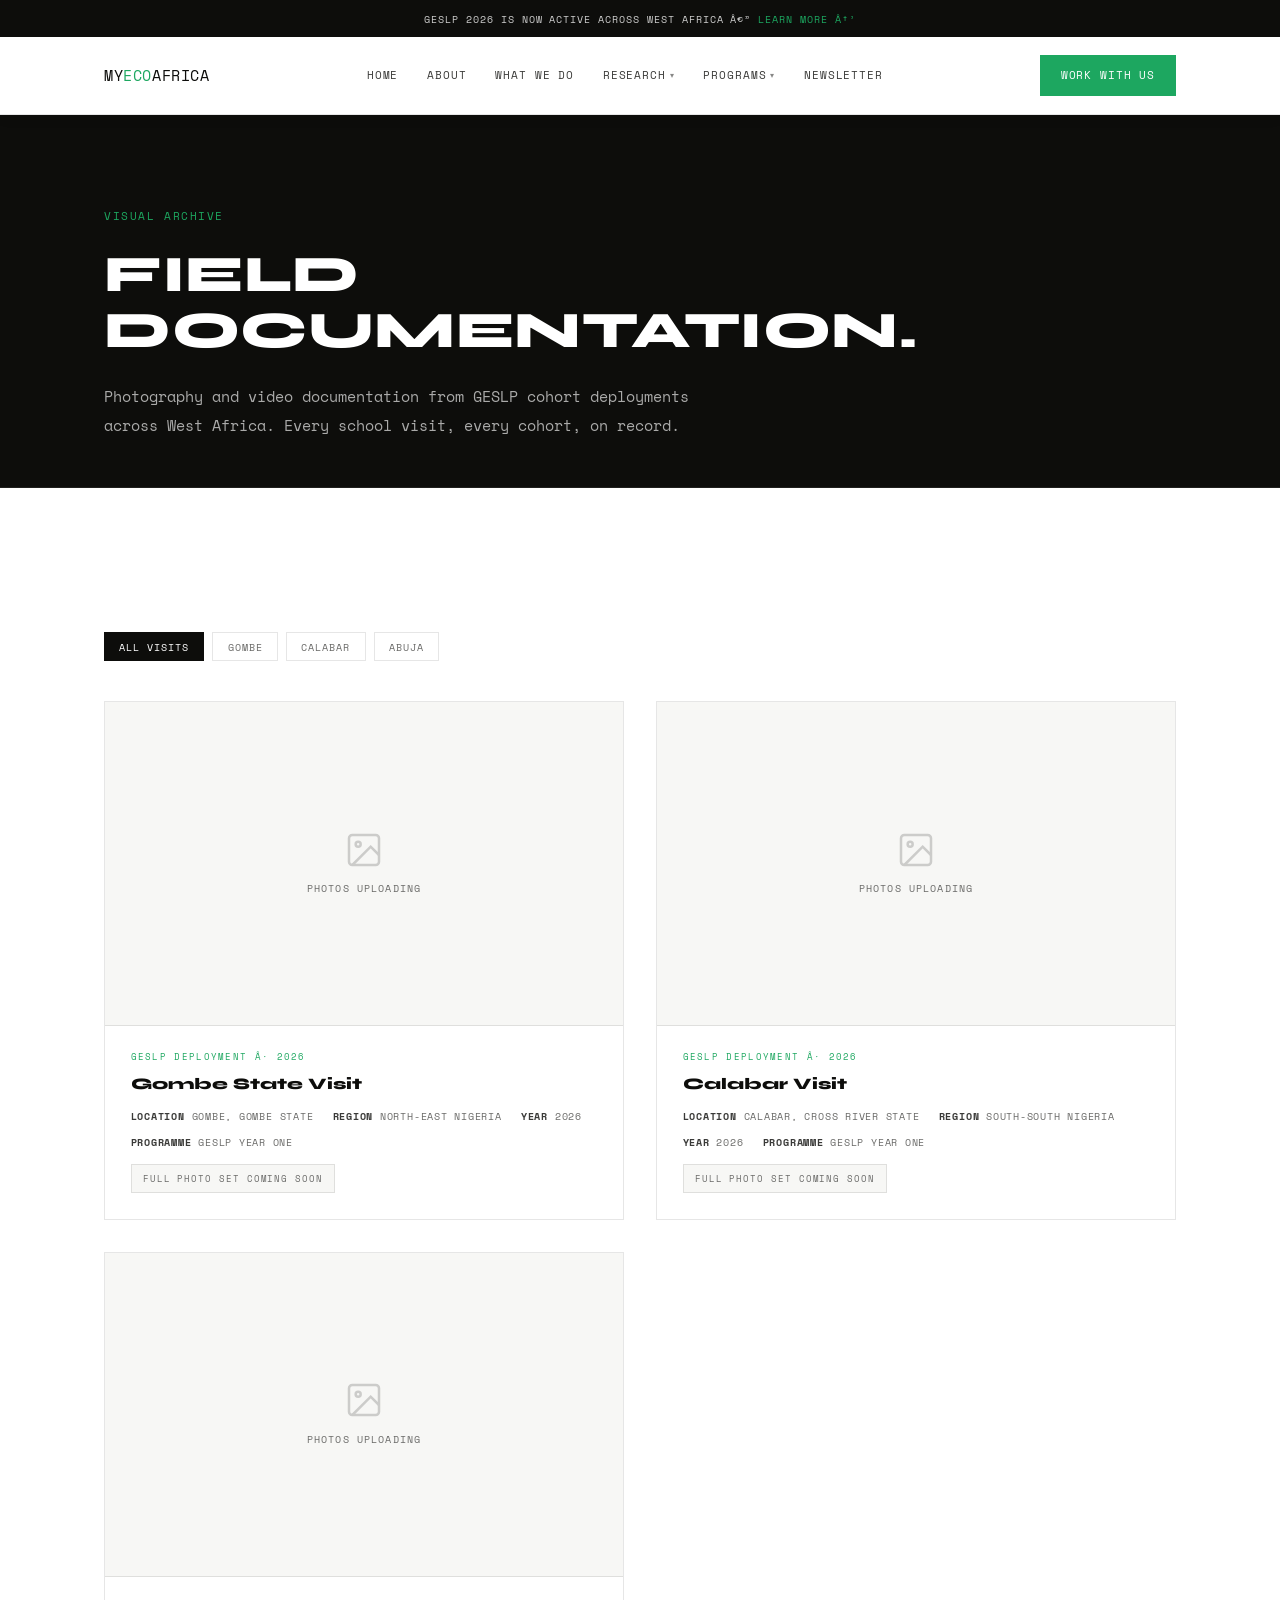
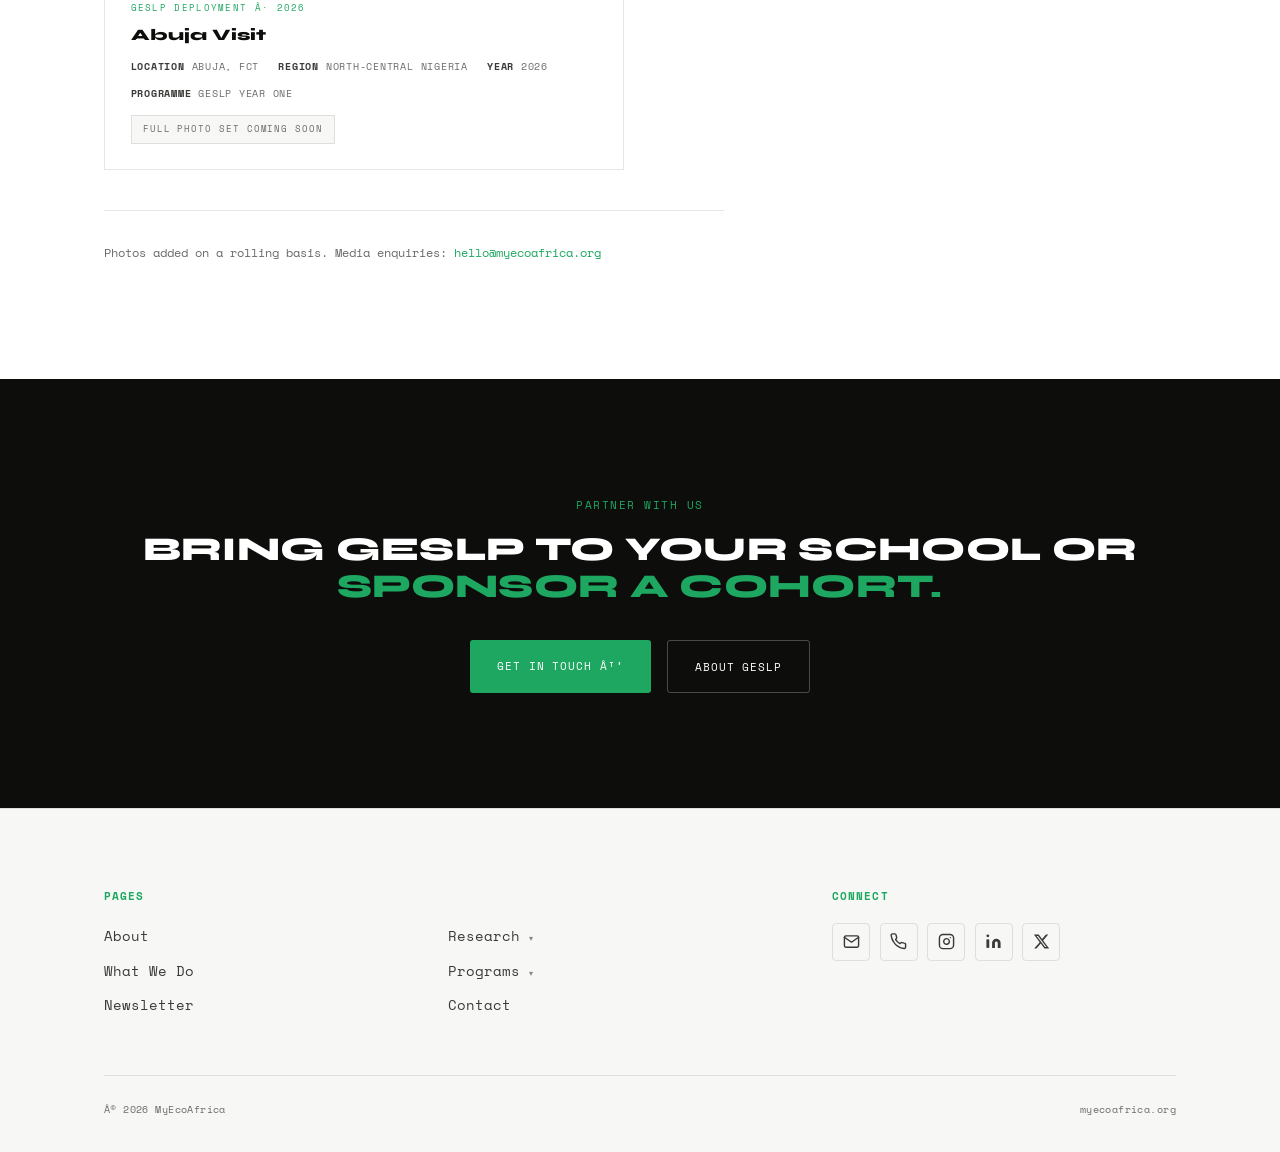
<file: gallery.html>
﻿<!DOCTYPE html>
<html lang="en">
<head>
<meta charset="UTF-8" />
<meta name="viewport" content="width=device-width, initial-scale=1, viewport-fit=cover" />
<title>Gallery â€” MyEcoAfrica</title>
<meta name="description" content="Visual archive of GESLP cohort deployments across West Africa â€” photography and documentation from the field." />
<link rel="preconnect" href="https://fonts.googleapis.com" />
<link rel="preconnect" href="https://fonts.gstatic.com" crossorigin />
<link href="https://fonts.googleapis.com/css2?family=Syne:wght@700;800&family=Space+Mono:wght@400;700&display=swap" rel="stylesheet" />
<link rel="stylesheet" href="css/style.css" />
<script src="https://identity.netlify.com/v1/netlify-identity-widget.js"></script>
<style>
  .gallery-grid {
    display: grid;
    grid-template-columns: repeat(2, 1fr);
    gap: 2rem;
    margin-top: 2.5rem;
  }
  @media (max-width: 640px) { .gallery-grid { grid-template-columns: 1fr; gap: 1.4rem; } }

  .cohort-card {
    border: 1px solid var(--rule);
    background: var(--white);
  }
  .cohort-card-thumb {
    width: 100%;
    aspect-ratio: 16 / 10;
    background: var(--off-white);
    display: flex;
    align-items: center;
    justify-content: center;
    border-bottom: 1px solid var(--rule);
    position: relative;
    overflow: hidden;
  }
  .cohort-card-thumb img {
    width: 100%;
    height: 100%;
    object-fit: cover;
    display: block;
  }
  .cohort-card-thumb-placeholder {
    display: flex;
    flex-direction: column;
    align-items: center;
    justify-content: center;
    gap: 0.6rem;
    width: 100%;
    height: 100%;
  }
  .cohort-card-thumb-placeholder svg {
    opacity: 0.18;
    width: 2.5rem;
    height: 2.5rem;
  }
  .cohort-card-thumb-placeholder span {
    font-family: 'Space Mono', monospace;
    font-size: 0.6rem;
    letter-spacing: 0.12em;
    text-transform: uppercase;
    color: var(--ink-light);
  }
  .cohort-card-meta {
    padding: 1.4rem 1.6rem 1.6rem;
  }
  .cohort-card-label {
    font-family: 'Space Mono', monospace;
    font-size: 0.58rem;
    letter-spacing: 0.14em;
    text-transform: uppercase;
    color: var(--green);
    display: block;
    margin-bottom: 0.5rem;
  }
  .cohort-card-title {
    font-family: 'Syne', sans-serif;
    font-weight: 800;
    font-size: 1rem;
    color: var(--ink);
    line-height: 1.25;
    margin-bottom: 0.6rem;
  }
  .cohort-card-details {
    display: flex;
    flex-wrap: wrap;
    gap: 0.5rem 1.2rem;
    margin-top: 0.8rem;
  }
  .cohort-card-detail {
    font-family: 'Space Mono', monospace;
    font-size: 0.6rem;
    letter-spacing: 0.08em;
    text-transform: uppercase;
    color: var(--ink-light);
  }
  .cohort-card-detail strong {
    color: var(--ink-mid);
    font-weight: 700;
  }
  .cohort-soon {
    display: inline-block;
    margin-top: 0.8rem;
    font-family: 'Space Mono', monospace;
    font-size: 0.58rem;
    letter-spacing: 0.1em;
    text-transform: uppercase;
    color: var(--ink-light);
    background: var(--off-white);
    border: 1px solid var(--rule);
    padding: 0.3rem 0.7rem;
  }

  .gallery-filter-row {
    display: flex;
    flex-wrap: wrap;
    gap: 0.5rem;
    margin-top: 1.8rem;
    align-items: center;
  }

  .archive-note {
    font-family: 'Space Mono', monospace;
    font-size: 0.72rem;
    color: var(--ink-light);
    line-height: 1.8;
    max-width: 620px;
    margin-top: 2.5rem;
    padding-top: 2rem;
    border-top: 1px solid var(--rule);
  }
</style>
</head>
<body>

<div class="announce-bar">
  <span>GESLP 2026 is now active across West Africa â€” <a href="programs.html">Learn more â†’</a></span>
</div>

<header class="site-header">
  <div class="nav-inner">
    <a href="index.html" class="logo">MY<span>ECO</span>AFRICA</a>
    <nav class="main-nav" id="mainNav">
      <a href="index.html" class="nav-logo">MY<span>ECO</span>AFRICA</a>
      <a href="index.html">Home</a>
      <a href="about.html">About</a>
      <a href="what-we-do.html">What We Do</a>
      <div class="nav-item has-dropdown"><a href="research.html">Research <span class="dd-caret" aria-hidden="true">▾</span></a><div class="dd-menu"><a href="research.html">Browse All</a><a href="contact.html">Commission a Brief</a></div></div>
      <div class="nav-item has-dropdown"><a href="programs.html">Programs <span class="dd-caret" aria-hidden="true">▾</span></a><div class="dd-menu"><a href="programs.html">GESLP Overview</a><a href="gallery.html">Visual Archive</a><a href="contact.html">Sponsor a Cohort</a></div></div>
      <a href="newsletter.html">Newsletter</a>
      <a href="contact.html" class="nav-cta-mobile">Work With Us</a>
    </nav>
    <a href="contact.html" class="nav-cta">Work With Us</a>
    <button class="nav-toggle" id="navToggle" aria-label="Toggle menu">â˜°</button>
  </div>
</header>

<main>

  <div class="page-header">
    <div class="container">
      <span class="eyebrow">Visual Archive</span>
      <h1 class="display">Field<br>documentation.</h1>
      <p class="lead" style="max-width:640px;margin-top:1.4rem;">Photography and video documentation from GESLP cohort deployments across West Africa. Every school visit, every cohort, on record.</p>
    </div>
  </div>

  <section>
    <div class="container">

      <div class="gallery-filter-row">
        <button class="research-filter-btn active" data-state="all">All Visits</button>
        <button class="research-filter-btn" data-state="gombe">Gombe</button>
        <button class="research-filter-btn" data-state="calabar">Calabar</button>
        <button class="research-filter-btn" data-state="abuja">Abuja</button>
      </div>

      <div class="gallery-grid" id="galleryGrid">

        <!-- GOMBE VISIT -->
        <div class="cohort-card reveal" data-state="gombe">
          <div class="cohort-card-thumb">
            <div class="cohort-card-thumb-placeholder">
              <svg viewBox="0 0 24 24" fill="none" stroke="var(--ink)" stroke-width="1.5" xmlns="http://www.w3.org/2000/svg"><rect x="3" y="3" width="18" height="18" rx="2"/><circle cx="8.5" cy="8.5" r="1.5"/><polyline points="21 15 16 10 5 21"/></svg>
              <span>Photos uploading</span>
            </div>
          </div>
          <div class="cohort-card-meta">
            <span class="cohort-card-label">GESLP Deployment Â· 2026</span>
            <div class="cohort-card-title">Gombe State Visit</div>
            <div class="cohort-card-details">
              <div class="cohort-card-detail"><strong>Location</strong> Gombe, Gombe State</div>
              <div class="cohort-card-detail"><strong>Region</strong> North-East Nigeria</div>
              <div class="cohort-card-detail"><strong>Year</strong> 2026</div>
              <div class="cohort-card-detail"><strong>Programme</strong> GESLP Year One</div>
            </div>
            <span class="cohort-soon">Full photo set coming soon</span>
          </div>
        </div>

        <!-- CALABAR VISIT -->
        <div class="cohort-card reveal" data-state="calabar">
          <div class="cohort-card-thumb">
            <div class="cohort-card-thumb-placeholder">
              <svg viewBox="0 0 24 24" fill="none" stroke="var(--ink)" stroke-width="1.5" xmlns="http://www.w3.org/2000/svg"><rect x="3" y="3" width="18" height="18" rx="2"/><circle cx="8.5" cy="8.5" r="1.5"/><polyline points="21 15 16 10 5 21"/></svg>
              <span>Photos uploading</span>
            </div>
          </div>
          <div class="cohort-card-meta">
            <span class="cohort-card-label">GESLP Deployment Â· 2026</span>
            <div class="cohort-card-title">Calabar Visit</div>
            <div class="cohort-card-details">
              <div class="cohort-card-detail"><strong>Location</strong> Calabar, Cross River State</div>
              <div class="cohort-card-detail"><strong>Region</strong> South-South Nigeria</div>
              <div class="cohort-card-detail"><strong>Year</strong> 2026</div>
              <div class="cohort-card-detail"><strong>Programme</strong> GESLP Year One</div>
            </div>
            <span class="cohort-soon">Full photo set coming soon</span>
          </div>
        </div>

        <!-- ABUJA VISIT -->
        <div class="cohort-card reveal" data-state="abuja">
          <div class="cohort-card-thumb">
            <div class="cohort-card-thumb-placeholder">
              <svg viewBox="0 0 24 24" fill="none" stroke="var(--ink)" stroke-width="1.5" xmlns="http://www.w3.org/2000/svg"><rect x="3" y="3" width="18" height="18" rx="2"/><circle cx="8.5" cy="8.5" r="1.5"/><polyline points="21 15 16 10 5 21"/></svg>
              <span>Photos uploading</span>
            </div>
          </div>
          <div class="cohort-card-meta">
            <span class="cohort-card-label">GESLP Deployment Â· 2026</span>
            <div class="cohort-card-title">Abuja Visit</div>
            <div class="cohort-card-details">
              <div class="cohort-card-detail"><strong>Location</strong> Abuja, FCT</div>
              <div class="cohort-card-detail"><strong>Region</strong> North-Central Nigeria</div>
              <div class="cohort-card-detail"><strong>Year</strong> 2026</div>
              <div class="cohort-card-detail"><strong>Programme</strong> GESLP Year One</div>
            </div>
            <span class="cohort-soon">Full photo set coming soon</span>
          </div>
        </div>

      </div>

      <p class="archive-note">
        Photos added on a rolling basis. Media enquiries: <a href="mailto:hello@myecoafrica.org" style="color:var(--green);">hello@myecoafrica.org</a>
      </p>

    </div>
  </section>

  <section class="cta-band">
    <div class="container">
      <span class="section-label">Partner With Us</span>
      <h2 class="display reveal">Bring GESLP to your school or <em>sponsor a cohort.</em></h2>
      <div class="btn-row reveal">
        <a href="contact.html" class="btn btn-primary">Get in Touch â†’</a>
        <a href="programs.html" class="btn btn-ghost">About GESLP</a>
      </div>
    </div>
  </section>

</main>

<footer class="site-footer">
  <div class="container">
    <div class="footer-grid">
      <div>
        <h4>Pages</h4>
        <div class="footer-pages">
          <a href="about.html">About</a>
          <div class="nav-item has-dropdown"><a href="research.html">Research <span class="dd-caret" aria-hidden="true">▾</span></a><div class="dd-menu"><a href="research.html">Browse All</a><a href="contact.html">Commission a Brief</a></div></div>
          <a href="what-we-do.html">What We Do</a>
          <div class="nav-item has-dropdown"><a href="programs.html">Programs <span class="dd-caret" aria-hidden="true">▾</span></a><div class="dd-menu"><a href="programs.html">GESLP Overview</a><a href="gallery.html">Visual Archive</a><a href="contact.html">Sponsor a Cohort</a></div></div>
          <a href="newsletter.html">Newsletter</a>
          <a href="contact.html">Contact</a>
        </div>
      </div>
      <div>
        <h4>Connect</h4>
        <div class="social-icons">
          <a href="mailto:hello@myecoafrica.org" class="social-icon" aria-label="Email" title="hello@myecoafrica.org"><svg viewBox="0 0 24 24" fill="none" stroke="currentColor" stroke-width="2" stroke-linecap="round" stroke-linejoin="round" aria-hidden="true"><path d="M4 4h16c1.1 0 2 .9 2 2v12c0 1.1-.9 2-2 2H4c-1.1 0-2-.9-2-2V6c0-1.1.9-2 2-2z"/><polyline points="22,6 12,13 2,6"/></svg></a>
          <a href="tel:+2340806535022" class="social-icon" aria-label="Phone" title="+234 0806 535 0220"><svg viewBox="0 0 24 24" fill="none" stroke="currentColor" stroke-width="2" stroke-linecap="round" stroke-linejoin="round" aria-hidden="true"><path d="M22 16.92v3a2 2 0 0 1-2.18 2 19.79 19.79 0 0 1-8.63-3.07A19.5 19.5 0 0 1 4.69 12 19.79 19.79 0 0 1 1.62 3.38 2 2 0 0 1 3.6 1.27h3a2 2 0 0 1 2 1.72c.127.96.361 1.903.7 2.81a2 2 0 0 1-.45 2.11L7.91 9a16 16 0 0 0 6 6l1.27-.95a2 2 0 0 1 2.11-.45c.907.339 1.85.573 2.81.7A2 2 0 0 1 22 16.92z"/></svg></a>
          <a href="https://instagram.com/myecoafrica.co" class="social-icon" aria-label="Instagram" title="@myecoafrica.co" target="_blank" rel="noopener noreferrer"><svg viewBox="0 0 24 24" fill="none" stroke="currentColor" stroke-width="2" stroke-linecap="round" stroke-linejoin="round" aria-hidden="true"><rect x="2" y="2" width="20" height="20" rx="5" ry="5"/><path d="M16 11.37A4 4 0 1 1 12.63 8 4 4 0 0 1 16 11.37z"/><line x1="17.5" y1="6.5" x2="17.51" y2="6.5"/></svg></a>
          <a href="https://linkedin.com/company/myecoafrica" class="social-icon" aria-label="LinkedIn" title="myecoafrica on LinkedIn" target="_blank" rel="noopener noreferrer"><svg viewBox="0 0 24 24" fill="currentColor" aria-hidden="true"><path d="M16 8a6 6 0 0 1 6 6v7h-4v-7a2 2 0 0 0-2-2 2 2 0 0 0-2 2v7h-4v-7a6 6 0 0 1 6-6z"/><rect x="2" y="9" width="4" height="12"/><circle cx="4" cy="4" r="2"/></svg></a>
          <a href="https://x.com/myecoafrica" class="social-icon" aria-label="X (Twitter)" title="@myecoafrica on X" target="_blank" rel="noopener noreferrer"><svg viewBox="0 0 24 24" fill="currentColor" aria-hidden="true"><path d="M18.244 2.25h3.308l-7.227 8.26 8.502 11.24H16.17l-5.214-6.817L4.99 21.75H1.68l7.73-8.835L1.254 2.25H8.08l4.713 6.231zm-1.161 17.52h1.833L7.084 4.126H5.117z"/></svg></a>
        </div>
      </div>
    </div>
    <div class="footer-bottom">
      <span>Â© 2026 MyEcoAfrica</span>
      <span>myecoafrica.org</span>
    </div>
  </div>
</footer>

<script src="js/main.js"></script>
<script>
  (function(){
    var els=document.querySelectorAll('.reveal');
    if(!els.length)return;
    els.forEach(function(el,i){el.style.transitionDelay=(i*0.07)+'s';});
    var io=new IntersectionObserver(function(entries){
      entries.forEach(function(e){if(e.isIntersecting){e.target.classList.add('visible');io.unobserve(e.target);}});
    },{threshold:0.1});
    els.forEach(function(el){io.observe(el);});
  })();

  // Filter buttons
  document.querySelectorAll('.gallery-filter-row .research-filter-btn').forEach(function(btn){
    btn.addEventListener('click', function(){
      document.querySelectorAll('.gallery-filter-row .research-filter-btn').forEach(function(b){ b.classList.remove('active'); });
      btn.classList.add('active');
      var state = btn.getAttribute('data-state');
      document.querySelectorAll('.cohort-card').forEach(function(card){
        card.style.display = (state === 'all' || card.getAttribute('data-state') === state) ? '' : 'none';
      });
    });
  });

  if(window.netlifyIdentity){window.netlifyIdentity.on('init',function(u){if(!u){window.netlifyIdentity.on('login',function(){document.location.href='/admin/';});}});}
</script>
</body>
</html>
</file>
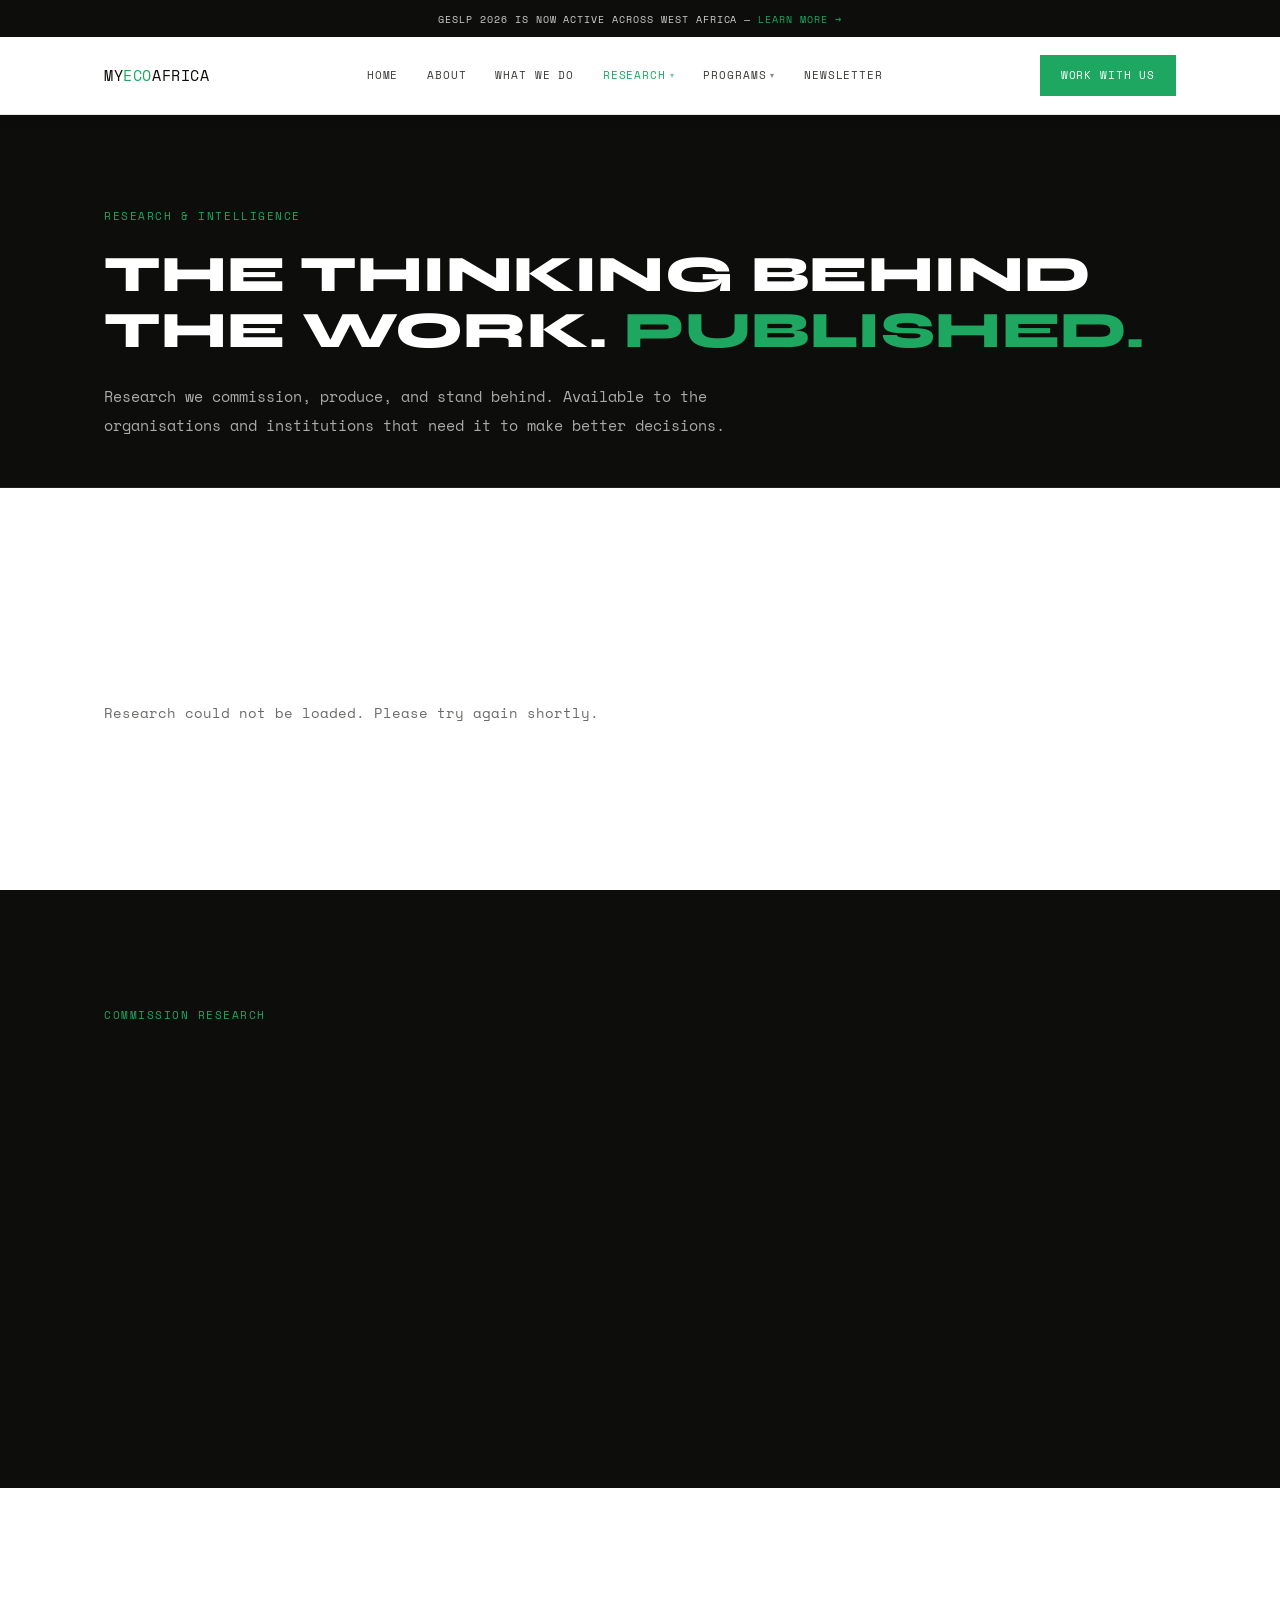
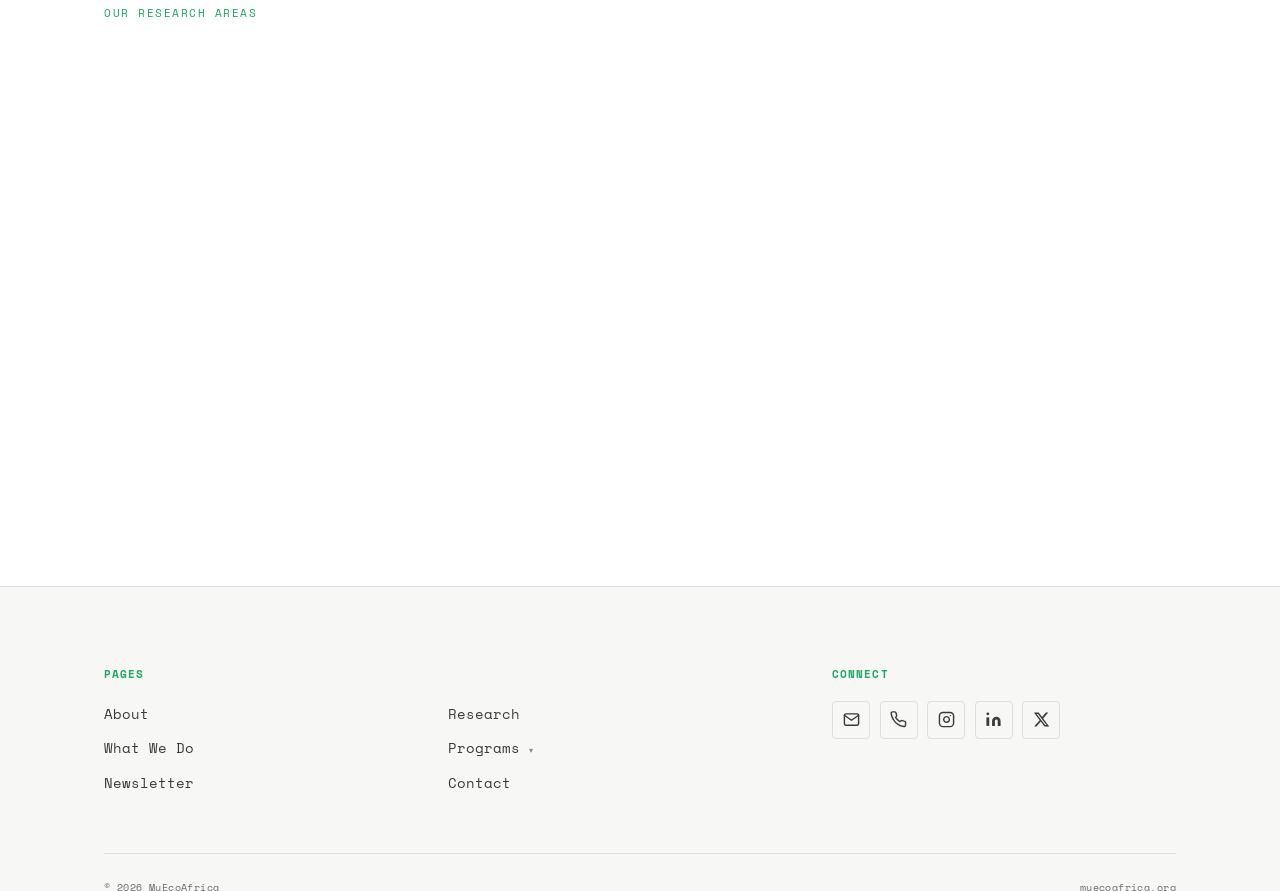
<file: insights.html>
<!DOCTYPE html>
<html lang="en">
<head>
<meta charset="UTF-8" />
<meta http-equiv="refresh" content="0; url=research.html" />
<title>Insights — MyEcoAfrica</title>
<link rel="canonical" href="research.html" />
</head>
<body>
<p>This page has moved. <a href="research.html">Go to Research &amp; Insights →</a></p>
</body>
</html>
</file>
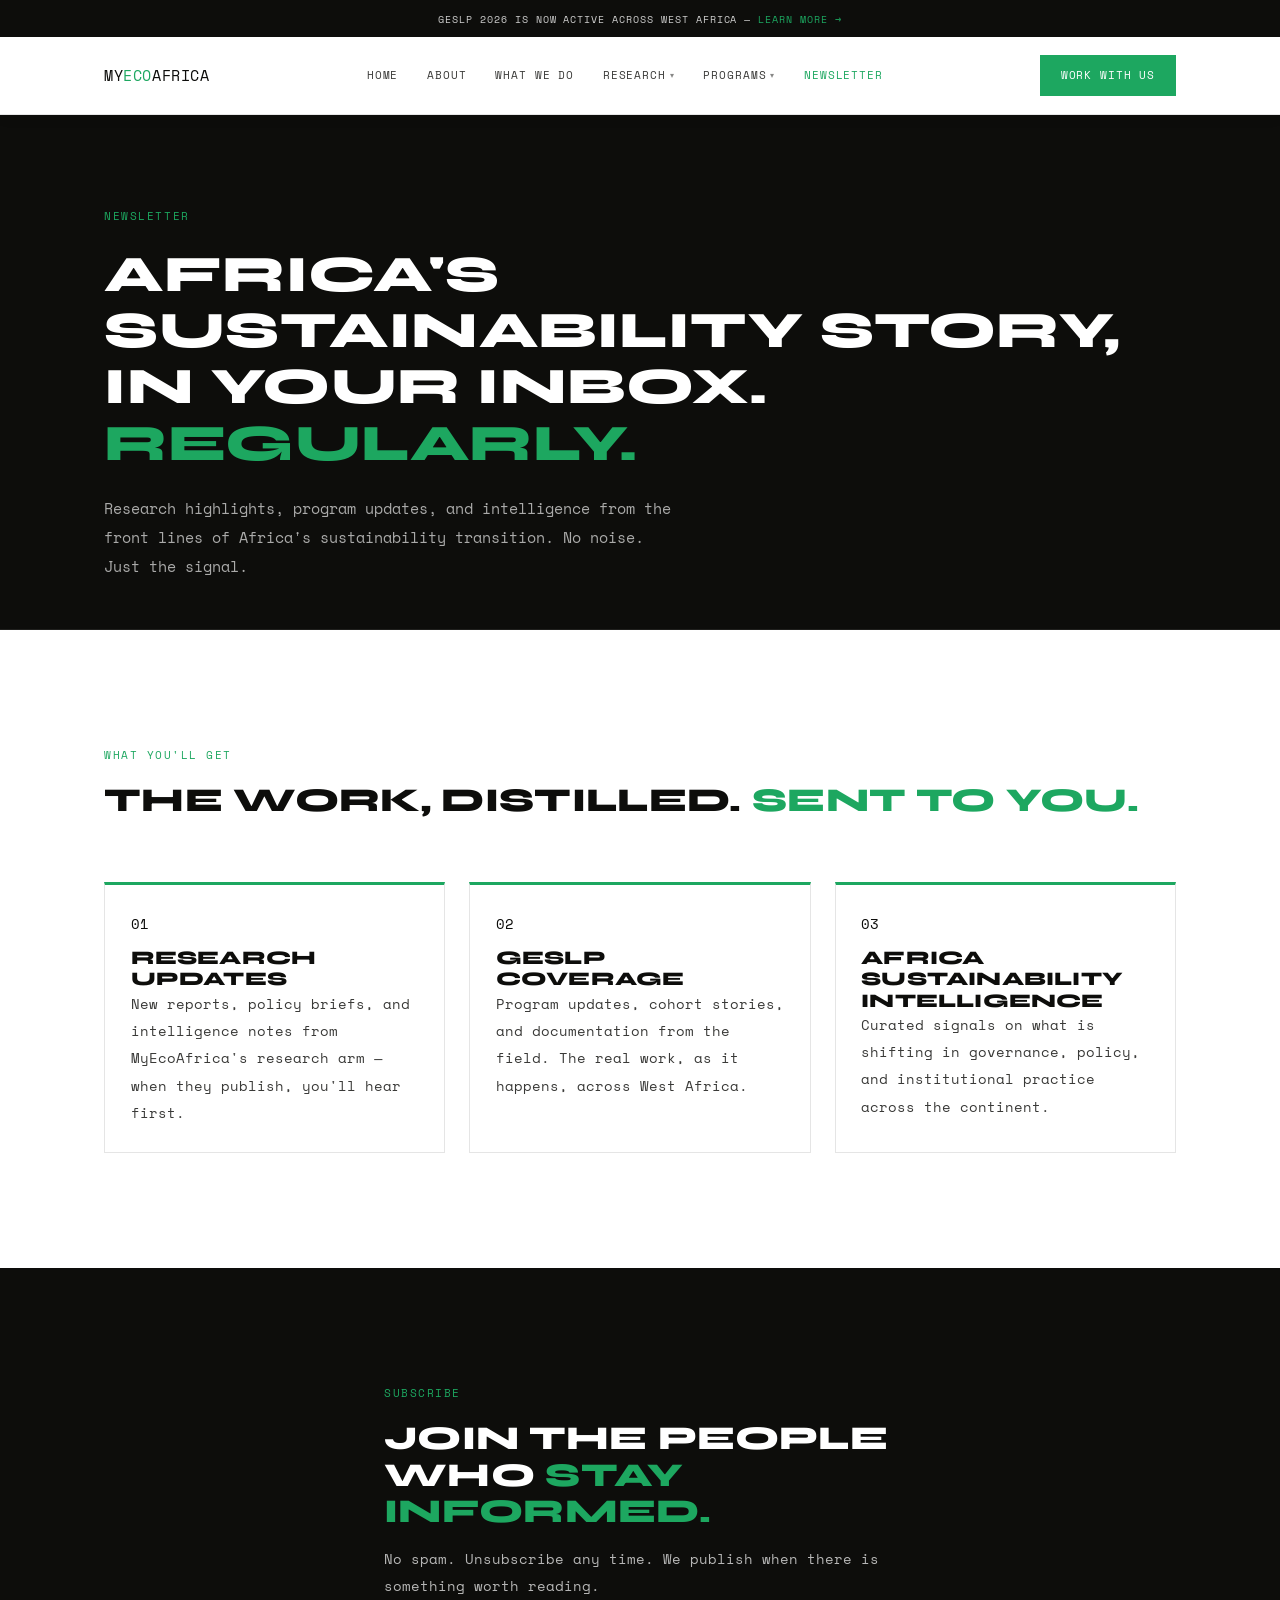
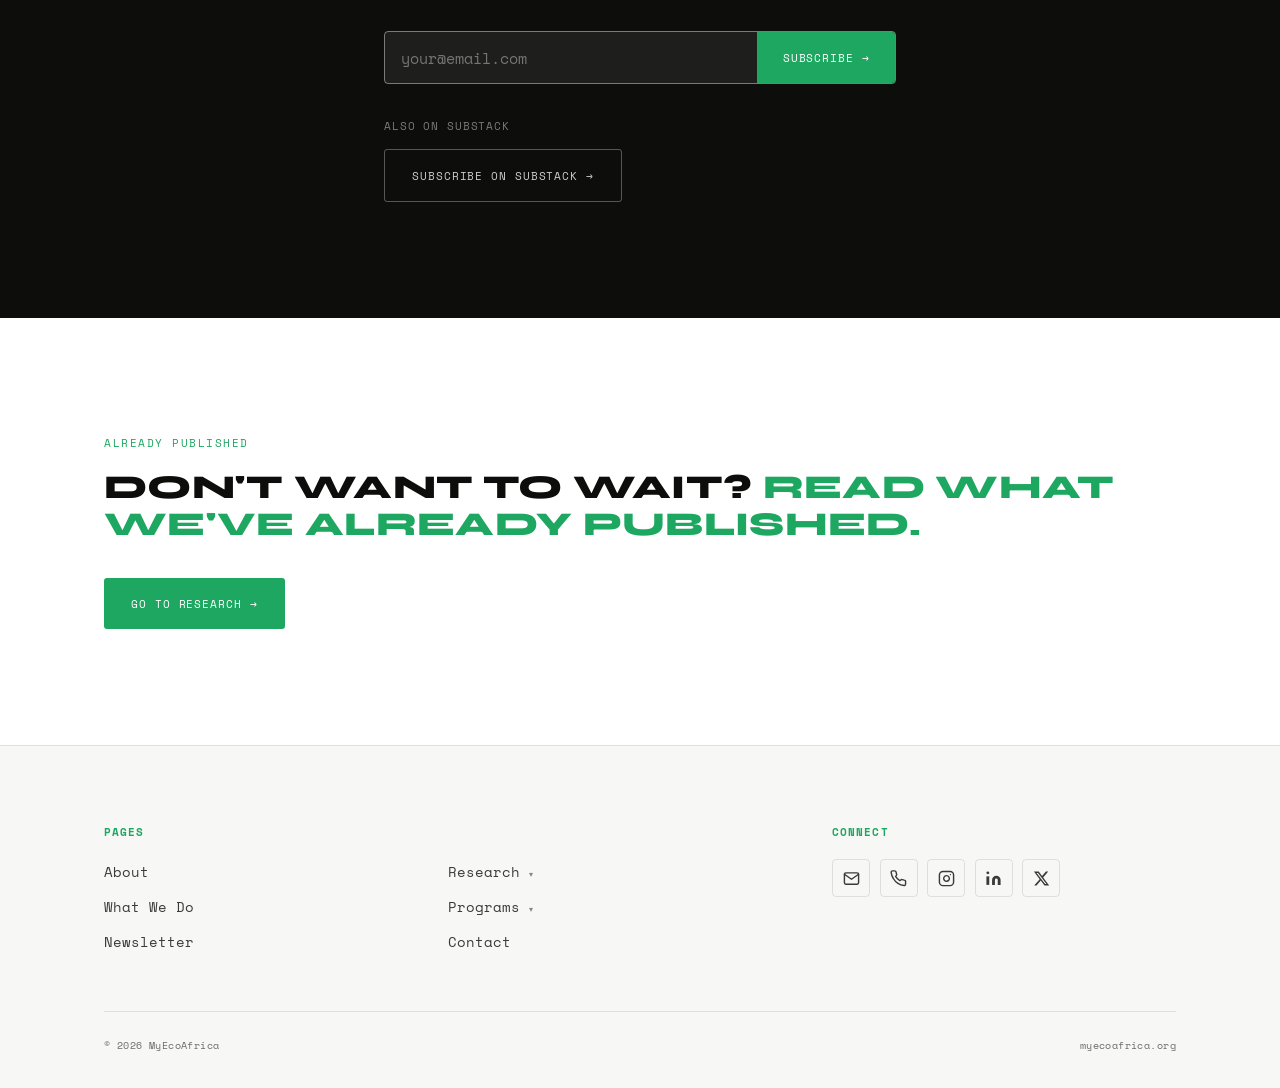
<file: newsletter.html>
﻿<!DOCTYPE html>
<html lang="en">
<head>
<meta charset="UTF-8" />
<meta name="viewport" content="width=device-width, initial-scale=1.0" />
<title>Newsletter — MyEcoAfrica</title>
<meta name="description" content="Subscribe to the MyEcoAfrica newsletter — sustainability intelligence, research updates, and GESLP news from across Africa." />
<link rel="preconnect" href="https://fonts.googleapis.com" />
<link rel="preconnect" href="https://fonts.gstatic.com" crossorigin />
<link href="https://fonts.googleapis.com/css2?family=Syne:wght@700;800&family=Space+Mono:wght@400;700&display=swap" rel="stylesheet" />
<link rel="stylesheet" href="css/style.css" />
<script src="https://identity.netlify.com/v1/netlify-identity-widget.js"></script>
</head>
<body>

<div class="announce-bar">
  <span>GESLP 2026 is now active across West Africa — <a href="programs.html">Learn more →</a></span>
</div>


<header class="site-header">
  <div class="nav-inner">
    <a href="index.html" class="logo">MY<span>ECO</span>AFRICA</a>
    <nav class="main-nav" id="mainNav">
      <a href="index.html" class="nav-logo">MY<span>ECO</span>AFRICA</a>
      <a href="index.html">Home</a>
      <a href="about.html">About</a>
      <a href="what-we-do.html">What We Do</a>
      <div class="nav-item has-dropdown"><a href="research.html">Research <span class="dd-caret" aria-hidden="true">▾</span></a><div class="dd-menu"><a href="research.html">Browse All</a><a href="contact.html">Commission a Brief</a></div></div>
      <div class="nav-item has-dropdown"><a href="programs.html">Programs <span class="dd-caret" aria-hidden="true">▾</span></a><div class="dd-menu"><a href="programs.html">GESLP Overview</a><a href="gallery.html">Visual Archive</a><a href="contact.html">Sponsor a Cohort</a></div></div>
      <a href="newsletter.html" class="active">Newsletter</a>
      <a href="contact.html" class="nav-cta-mobile">Work With Us</a>
    </nav>
    <a href="contact.html" class="nav-cta">Work With Us</a>
    <button class="nav-toggle" id="navToggle" aria-label="Toggle menu">☰</button>
  </div>
</header>

<main>

  <div class="page-header">
    <div class="container">
      <span class="eyebrow">Newsletter</span>
      <h1 class="display">Africa's sustainability story,<br>in your inbox. <em>Regularly.</em></h1>
      <p class="lead" style="max-width:580px;margin-top:1.4rem;">Research highlights, program updates, and intelligence from the front lines of Africa's sustainability transition. No noise. Just the signal.</p>
    </div>
  </div>

  <!-- ── WHAT YOU'LL GET ── -->
  <section>
    <div class="container">
      <span class="section-label">What You'll Get</span>
      <h2 class="display reveal">The work, distilled. <em>Sent to you.</em></h2>
      <div class="nl-what reveal">
        <div class="nl-item">
          <span class="num">01</span>
          <h3 class="display" style="margin-top:0.6rem;">Research Updates</h3>
          <p>New reports, policy briefs, and intelligence notes from MyEcoAfrica's research arm — when they publish, you'll hear first.</p>
        </div>
        <div class="nl-item">
          <span class="num">02</span>
          <h3 class="display" style="margin-top:0.6rem;">GESLP Coverage</h3>
          <p>Program updates, cohort stories, and documentation from the field. The real work, as it happens, across West Africa.</p>
        </div>
        <div class="nl-item">
          <span class="num">03</span>
          <h3 class="display" style="margin-top:0.6rem;">Africa Sustainability Intelligence</h3>
          <p>Curated signals on what is shifting in governance, policy, and institutional practice across the continent.</p>
        </div>
      </div>
    </div>
  </section>

  <!-- ── SIGNUP ── -->
  <section class="section-dark">
    <div class="container" style="max-width:640px;">
      <span class="section-label">Subscribe</span>
      <h2 class="display reveal">Join the people who <em>stay informed.</em></h2>
      <p class="reveal" style="margin-top:1rem;margin-bottom:2rem;">No spam. Unsubscribe any time. We publish when there is something worth reading.</p>
      <form name="newsletter" method="POST" data-netlify="true" netlify-honeypot="bot-field" class="reveal" id="nlForm">
        <input type="hidden" name="form-name" value="newsletter" />
        <p hidden><label>Don't fill this in if you're human: <input name="bot-field" /></label></p>
        <div class="nl-inline" style="border:1.5px solid rgba(255,255,255,0.45);">
          <input type="email" name="email" placeholder="your@email.com" required style="flex:1;padding:0.9rem 1rem;background:rgba(255,255,255,0.07);border:none;outline:none;font-size:0.95rem;color:var(--white);min-width:0;" />
          <button type="submit" class="btn btn-primary" style="border-radius:0;border:none;padding:0.9rem 1.6rem;white-space:nowrap;">Subscribe →</button>
        </div>
        <p id="nlSuccess" hidden style="margin-top:1rem;font-family:'Space Mono',monospace;font-size:0.72rem;letter-spacing:0.08em;color:var(--green);">You're in. We'll be in touch.</p>
      </form>
      <p class="reveal" style="margin-top:2rem;font-family:'Space Mono',monospace;font-size:0.68rem;letter-spacing:0.08em;text-transform:uppercase;color:rgba(255,255,255,0.45);">Also on Substack</p>
      <a href="https://myecoafrica.substack.com" target="_blank" rel="noopener noreferrer" class="btn btn-ghost reveal" style="margin-top:0.75rem;display:inline-block;border-color:rgba(255,255,255,0.3);color:rgba(255,255,255,0.8);">Subscribe on Substack →</a>
    </div>
  </section>

  <!-- ── RESEARCH LINK ── -->
  <section>
    <div class="container">
      <span class="section-label">Already Published</span>
      <h2 class="display reveal">Don't want to wait? <em>Read what we've already published.</em></h2>
      <div class="btn-row reveal">
        <a href="research.html" class="btn btn-primary">Go to Research →</a>
      </div>
    </div>
  </section>

</main>

<footer class="site-footer">
  <div class="container">
    <div class="footer-grid">
      <div>
        <h4>Pages</h4>
        <div class="footer-pages">
          <a href="about.html">About</a>
          <div class="nav-item has-dropdown"><a href="research.html">Research <span class="dd-caret" aria-hidden="true">▾</span></a><div class="dd-menu"><a href="research.html">Browse All</a><a href="contact.html">Commission a Brief</a></div></div>
          <a href="what-we-do.html">What We Do</a>
          <div class="nav-item has-dropdown"><a href="programs.html">Programs <span class="dd-caret" aria-hidden="true">▾</span></a><div class="dd-menu"><a href="programs.html">GESLP Overview</a><a href="gallery.html">Visual Archive</a><a href="contact.html">Sponsor a Cohort</a></div></div>
          <a href="newsletter.html">Newsletter</a>
          <a href="contact.html">Contact</a>
        </div>
      </div>
      <div>
        <h4>Connect</h4>
        <div class="social-icons">
          <a href="mailto:hello@myecoafrica.org" class="social-icon" aria-label="Email"><svg viewBox="0 0 24 24" fill="none" stroke="currentColor" stroke-width="2" stroke-linecap="round" stroke-linejoin="round" aria-hidden="true"><path d="M4 4h16c1.1 0 2 .9 2 2v12c0 1.1-.9 2-2 2H4c-1.1 0-2-.9-2-2V6c0-1.1.9-2 2-2z"/><polyline points="22,6 12,13 2,6"/></svg></a>
          <a href="tel:+2349077251354" class="social-icon" aria-label="Phone"><svg viewBox="0 0 24 24" fill="none" stroke="currentColor" stroke-width="2" stroke-linecap="round" stroke-linejoin="round" aria-hidden="true"><path d="M22 16.92v3a2 2 0 0 1-2.18 2 19.79 19.79 0 0 1-8.63-3.07A19.5 19.5 0 0 1 4.69 12 19.79 19.79 0 0 1 1.62 3.38 2 2 0 0 1 3.6 1.27h3a2 2 0 0 1 2 1.72c.127.96.361 1.903.7 2.81a2 2 0 0 1-.45 2.11L7.91 9a16 16 0 0 0 6 6l1.27-.95a2 2 0 0 1 2.11-.45c.907.339 1.85.573 2.81.7A2 2 0 0 1 22 16.92z"/></svg></a>
          <a href="https://instagram.com/myecoafrica.co" class="social-icon" aria-label="Instagram" target="_blank" rel="noopener noreferrer"><svg viewBox="0 0 24 24" fill="none" stroke="currentColor" stroke-width="2" stroke-linecap="round" stroke-linejoin="round" aria-hidden="true"><rect x="2" y="2" width="20" height="20" rx="5" ry="5"/><path d="M16 11.37A4 4 0 1 1 12.63 8 4 4 0 0 1 16 11.37z"/><line x1="17.5" y1="6.5" x2="17.51" y2="6.5"/></svg></a>
          <a href="https://linkedin.com/company/myecoafrica" class="social-icon" aria-label="LinkedIn" target="_blank" rel="noopener noreferrer"><svg viewBox="0 0 24 24" fill="currentColor" aria-hidden="true"><path d="M16 8a6 6 0 0 1 6 6v7h-4v-7a2 2 0 0 0-2-2 2 2 0 0 0-2 2v7h-4v-7a6 6 0 0 1 6-6z"/><rect x="2" y="9" width="4" height="12"/><circle cx="4" cy="4" r="2"/></svg></a>
          <a href="https://x.com/myecoafrica" class="social-icon" aria-label="X" target="_blank" rel="noopener noreferrer"><svg viewBox="0 0 24 24" fill="currentColor" aria-hidden="true"><path d="M18.244 2.25h3.308l-7.227 8.26 8.502 11.24H16.17l-5.214-6.817L4.99 21.75H1.68l7.73-8.835L1.254 2.25H8.08l4.713 6.231zm-1.161 17.52h1.833L7.084 4.126H5.117z"/></svg></a>
        </div>
      </div>
    </div>
    <div class="footer-bottom">
      <span>© 2026 MyEcoAfrica</span>
      <span>myecoafrica.org</span>
    </div>
  </div>
</footer>

<script src="js/main.js"></script>
<script>
  (function(){
    var els=document.querySelectorAll('.reveal');
    if(!els.length)return;
    els.forEach(function(el,i){el.style.transitionDelay=(i*0.07)+'s';});
    var io=new IntersectionObserver(function(entries){
      entries.forEach(function(e){if(e.isIntersecting){e.target.classList.add('visible');io.unobserve(e.target);}});
    },{threshold:0.1});
    els.forEach(function(el){io.observe(el);});
  })();
</script>
<script>
  if(window.netlifyIdentity){window.netlifyIdentity.on('init',function(u){if(!u){window.netlifyIdentity.on('login',function(){document.location.href='/admin/';});}});}
  var form=document.getElementById('nlForm');
  if(form){form.addEventListener('submit',function(e){e.preventDefault();var data=new FormData(form);fetch('/',{method:'POST',body:data}).then(function(){form.querySelector('input[type=email]').value='';document.getElementById('nlSuccess').hidden=false;}).catch(function(){});});}
</script>
</body>
</html>
</file>
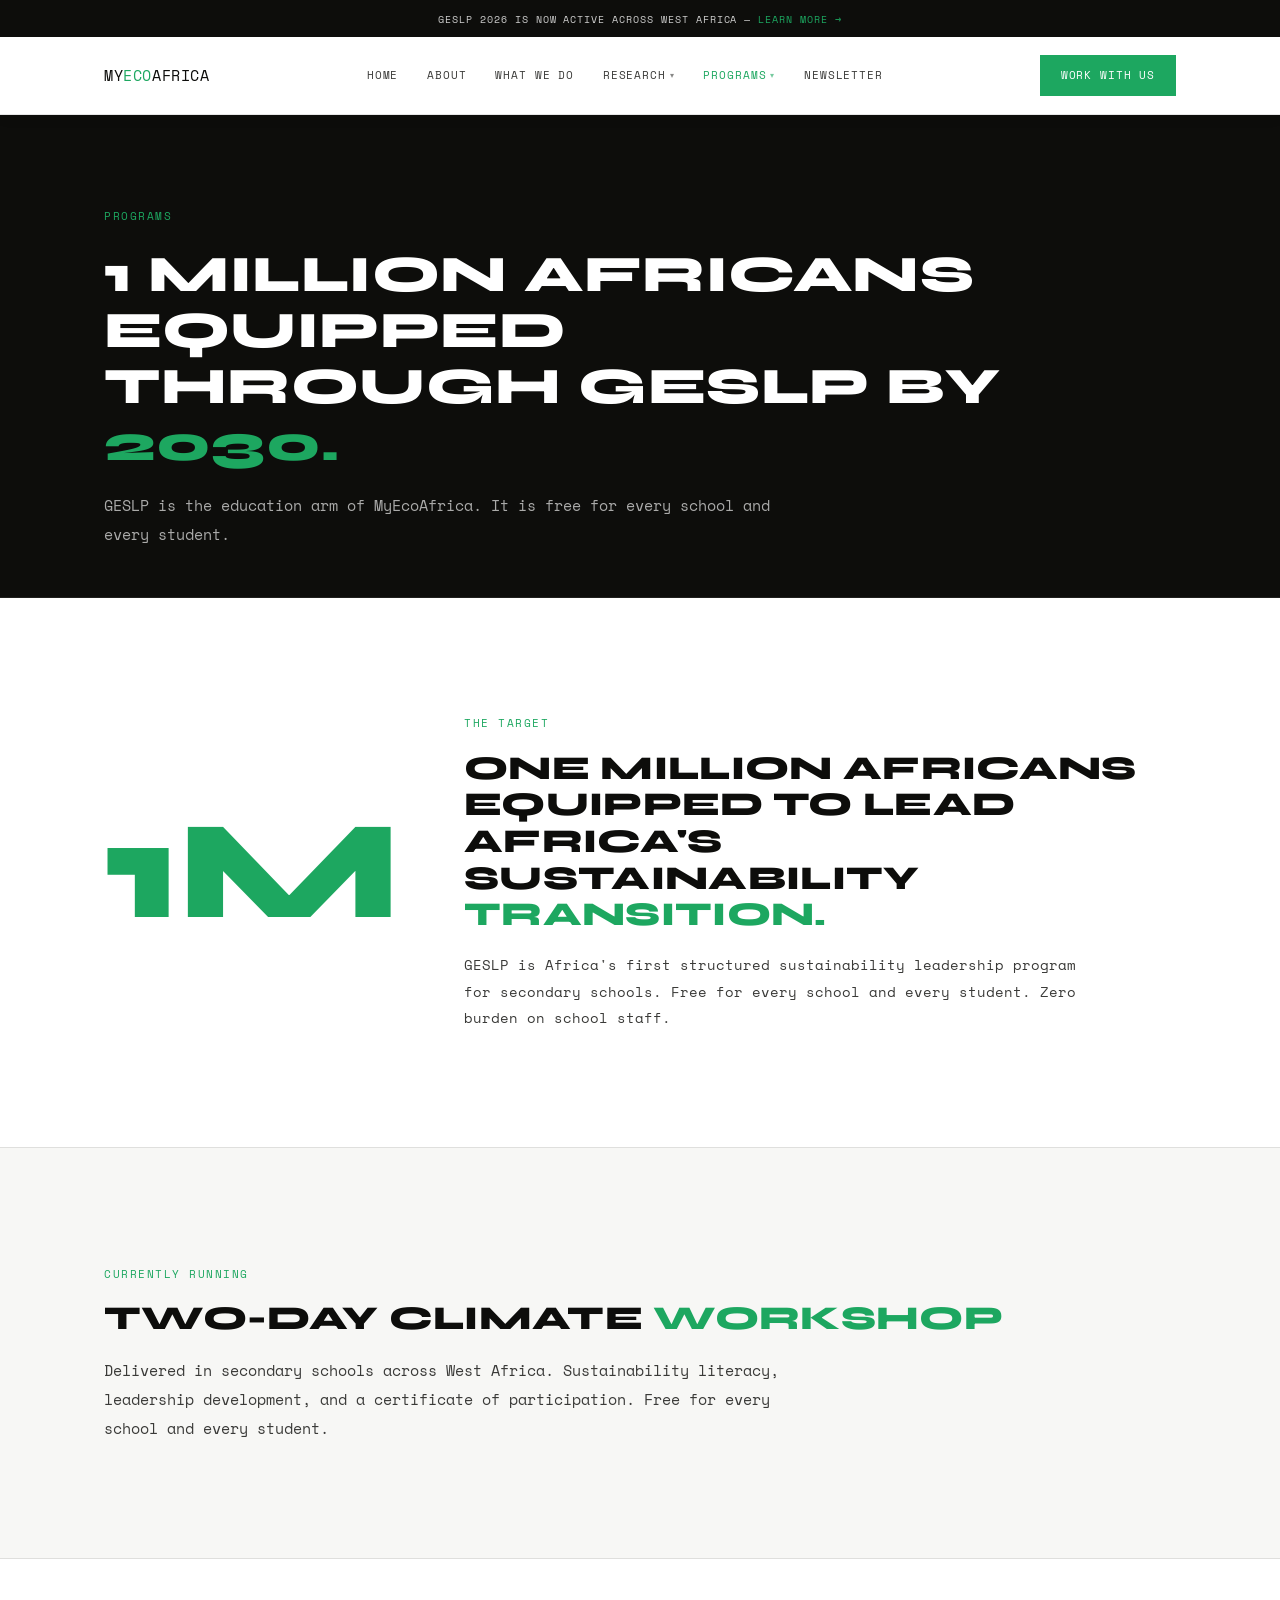
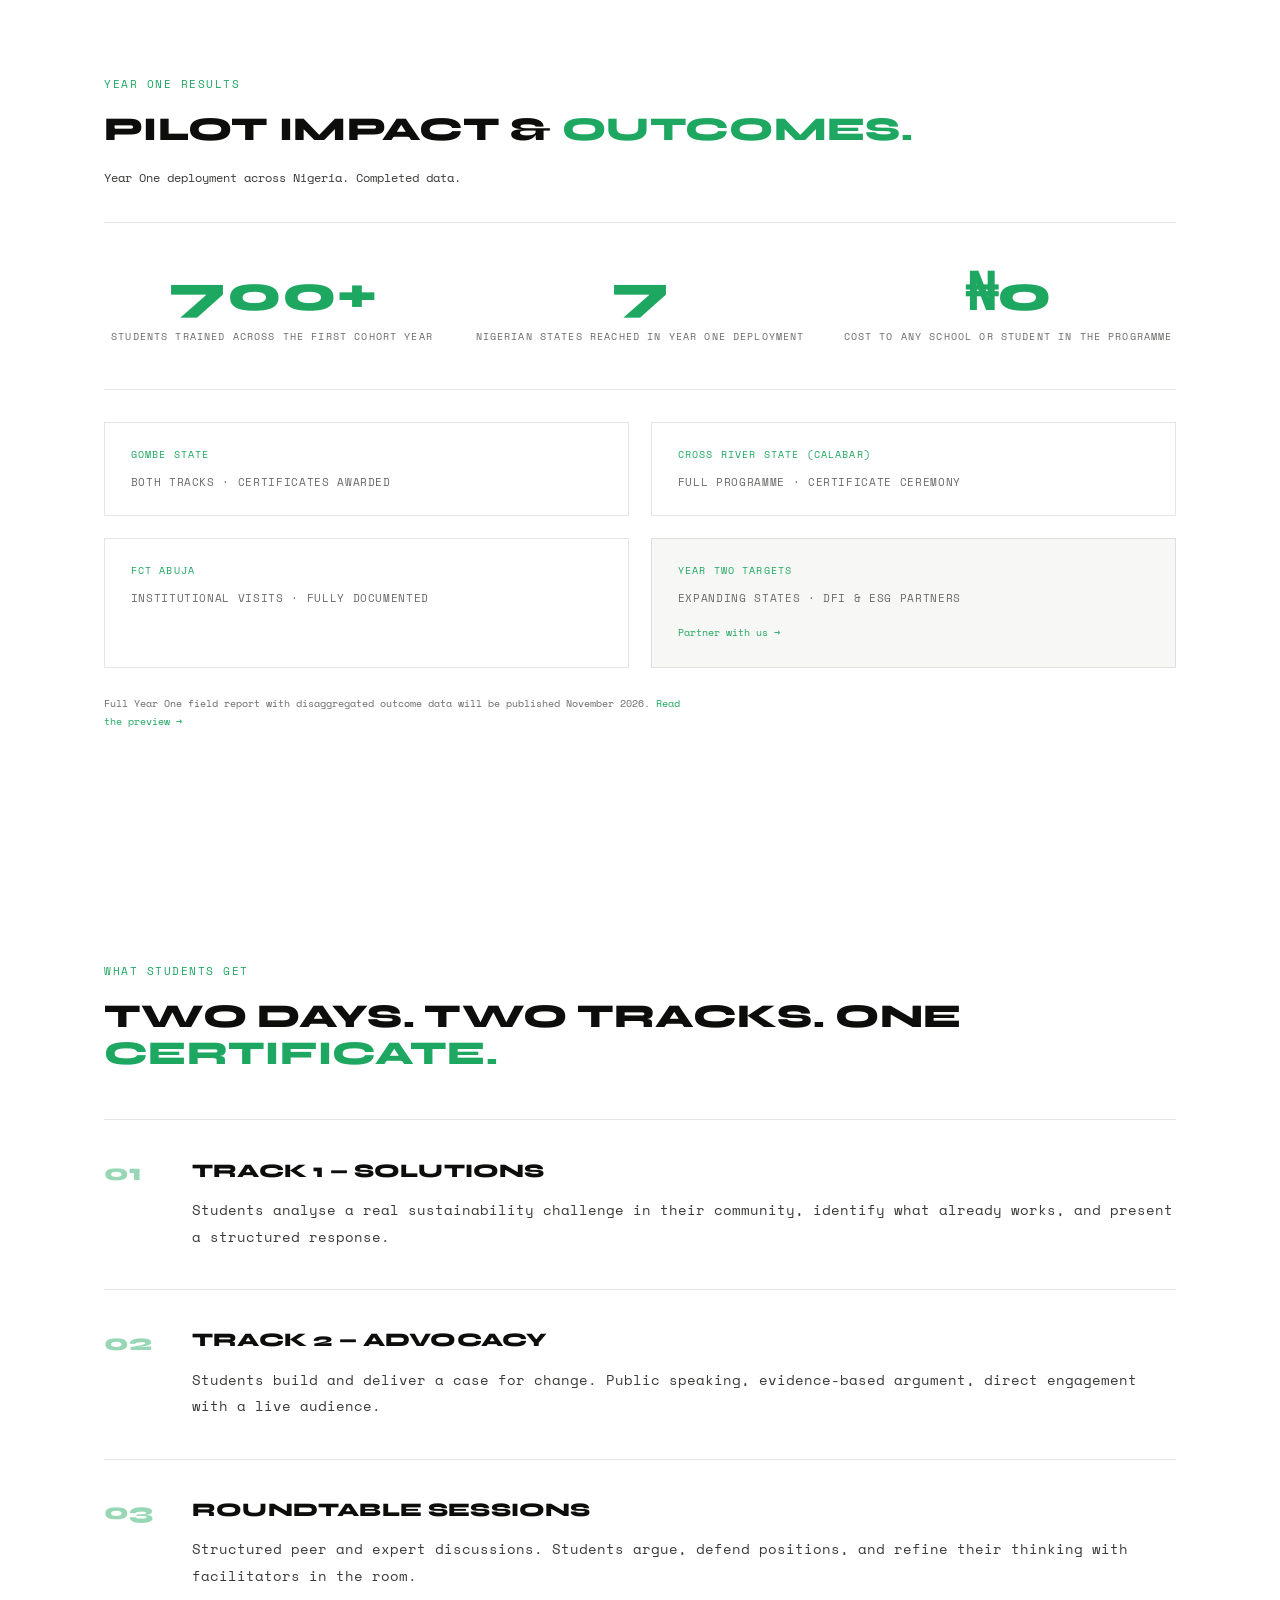
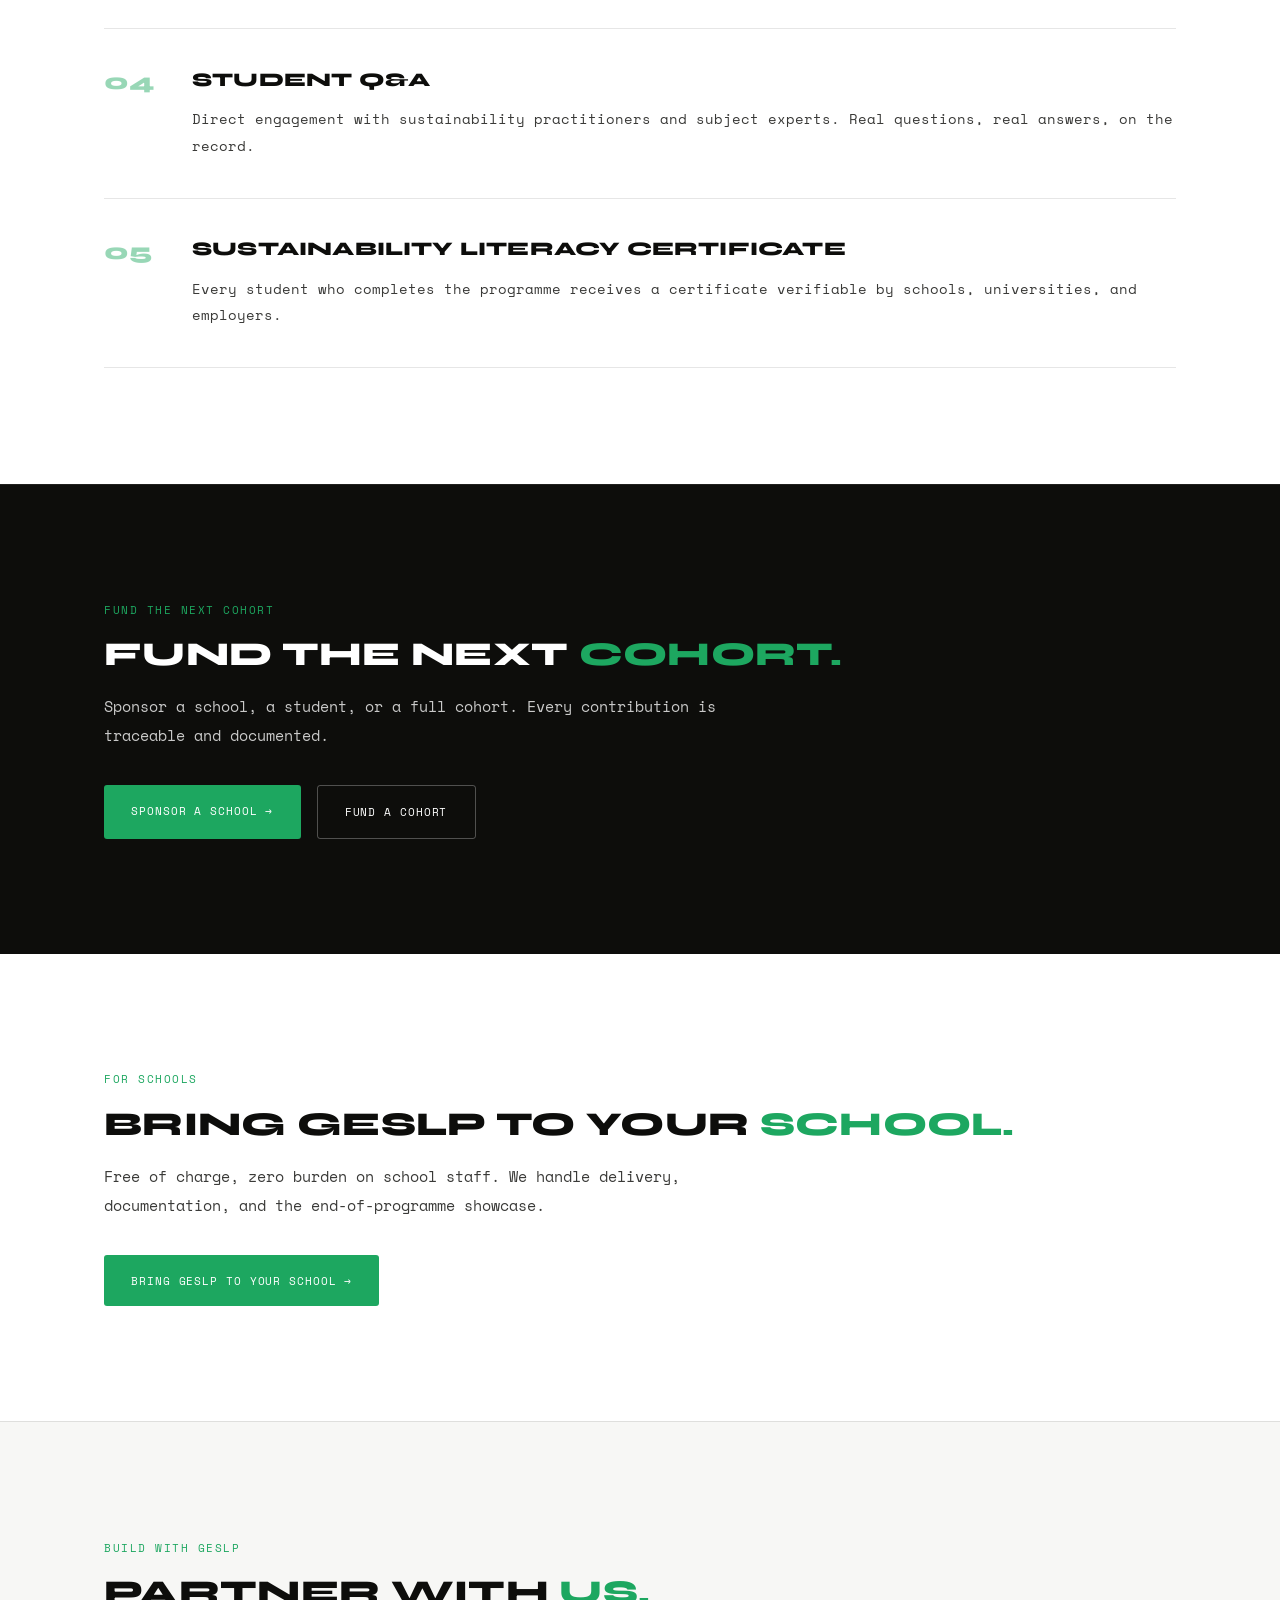
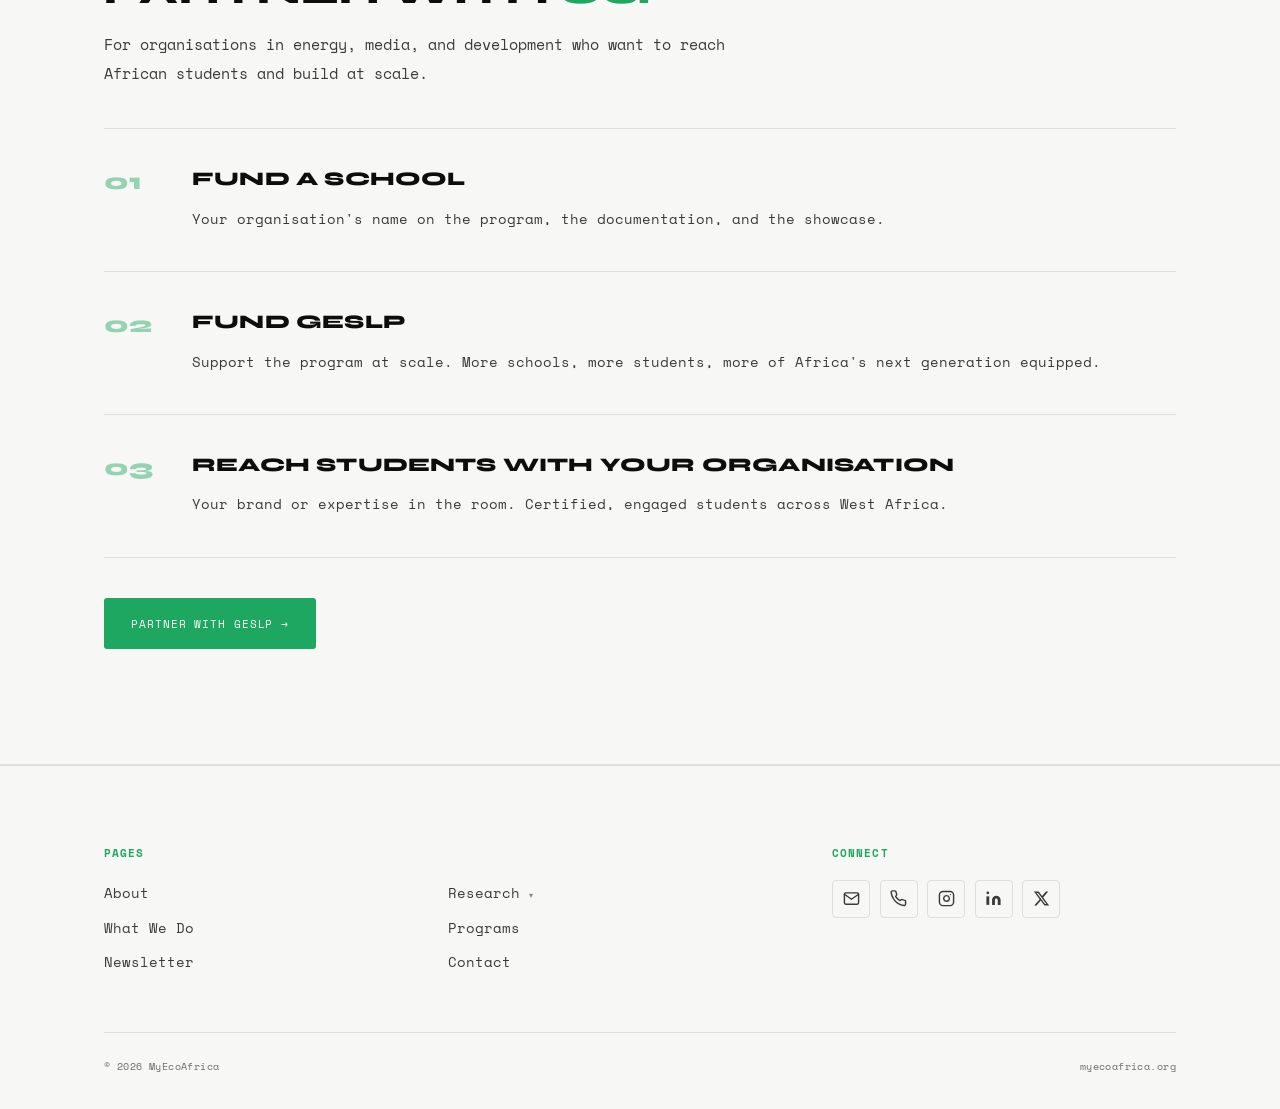
<file: programs.html>
﻿<!DOCTYPE html>
<html lang="en">
<head>
<meta charset="UTF-8" />
<meta name="viewport" content="width=device-width, initial-scale=1.0" />
<title>Programs — MyEcoAfrica</title>
<meta name="description" content="GESLP — the Global Energy and Sustainability Leadership Program — Africa's first structured sustainability leadership program for secondary schools. Free for every school and student. 1 million Africans equipped by 2030." />
<link rel="preconnect" href="https://fonts.googleapis.com" />
<link rel="preconnect" href="https://fonts.gstatic.com" crossorigin />
<link href="https://fonts.googleapis.com/css2?family=Syne:wght@700;800&family=Space+Mono:wght@400;700&display=swap" rel="stylesheet" />
<link rel="stylesheet" href="css/style.css" />
<script src="https://identity.netlify.com/v1/netlify-identity-widget.js"></script>
<style>
  .pilot-cohort-grid { display:grid; grid-template-columns:repeat(2,1fr); gap:1.4rem; }
  @media (max-width:640px) { .pilot-cohort-grid { grid-template-columns:1fr; } }
</style>
</head>
<body>

<div class="announce-bar">
  <span>GESLP 2026 is now active across West Africa — <a href="programs.html">Learn more →</a></span>
</div>


<header class="site-header">
  <div class="nav-inner">
    <a href="index.html" class="logo">MY<span>ECO</span>AFRICA</a>
    <nav class="main-nav" id="mainNav">
      <a href="index.html" class="nav-logo">MY<span>ECO</span>AFRICA</a>
      <a href="index.html">Home</a>
      <a href="about.html">About</a>
      <a href="what-we-do.html">What We Do</a>
      <div class="nav-item has-dropdown"><a href="research.html">Research <span class="dd-caret" aria-hidden="true">▾</span></a><div class="dd-menu"><a href="research.html">Browse All</a><a href="contact.html">Commission a Brief</a></div></div>
      <div class="nav-item has-dropdown"><a href="programs.html" class="active">Programs <span class="dd-caret" aria-hidden="true">▾</span></a><div class="dd-menu"><a href="programs.html">GESLP Overview</a><a href="gallery.html">Visual Archive</a><a href="contact.html">Sponsor a Cohort</a></div></div>
      <a href="newsletter.html">Newsletter</a>
      <a href="contact.html" class="nav-cta-mobile">Work With Us</a>
    </nav>
    <a href="contact.html" class="nav-cta">Work With Us</a>
    <button class="nav-toggle" id="navToggle" aria-label="Toggle menu">☰</button>
  </div>
</header>

<main>

  <div class="page-header">
    <div class="container">
      <span class="eyebrow">Programs</span>
      <h1 class="display">1 million Africans equipped<br>through GESLP by <em>2030.</em></h1>
      <p class="lead" style="max-width:680px;margin-top:1.2rem;">GESLP is the education arm of MyEcoAfrica. It is free for every school and every student.</p>
    </div>
  </div>

  <!-- ── GESLP INTRO ── -->
  <section>
    <div class="container">
      <div class="geslp-strip reveal">
        <div class="geslp-num">1M</div>
        <div>
          <span class="section-label">The Target</span>
          <h2 class="display">One million Africans equipped to lead Africa's sustainability <em>transition.</em></h2>
          <p style="margin-top:1.2rem;max-width:640px;">GESLP is Africa's first structured sustainability leadership program for secondary schools. Free for every school and every student. Zero burden on school staff.</p>
        </div>
      </div>
    </div>
  </section>

  <!-- ── ACTIVE PROGRAMME ── -->
  <section style="background:var(--off-white);border-top:1px solid var(--rule);border-bottom:1px solid var(--rule);">
    <div class="container">
      <span class="section-label">Currently Running</span>
      <h2 class="display reveal">Two-Day Climate <em>Workshop</em></h2>
      <p class="lead reveal" style="max-width:700px;margin-top:1.2rem;">Delivered in secondary schools across West Africa. Sustainability literacy, leadership development, and a certificate of participation. Free for every school and every student.</p>
    </div>
  </section>

  <!-- ── PILOT IMPACT ── -->
  <section>
    <div class="container">
      <span class="section-label">Year One Results</span>
      <h2 class="display reveal">Pilot impact &amp; <em>outcomes.</em></h2>
      <p style="max-width:600px;margin-top:1.2rem;font-family:'Space Mono',monospace;font-size:0.78rem;line-height:1.9;color:var(--ink-mid);">Year One deployment across Nigeria. Completed data.</p>
      <div class="stat-row reveal" style="margin-top:2rem;">
        <div class="stat-row-item">
          <span class="stat-row-num">700+</span>
          <span class="stat-row-label">Students trained across the first cohort year</span>
        </div>
        <div class="stat-row-item">
          <span class="stat-row-num">7</span>
          <span class="stat-row-label">Nigerian states reached in Year One deployment</span>
        </div>
        <div class="stat-row-item">
          <span class="stat-row-num">₦0</span>
          <span class="stat-row-label">Cost to any school or student in the programme</span>
        </div>
      </div>
      <div class="pilot-cohort-grid reveal" style="margin-top:2rem;">
        <div style="border:1px solid var(--rule);padding:1.4rem 1.6rem;">
          <div style="font-family:'Space Mono',monospace;font-size:0.6rem;letter-spacing:0.12em;text-transform:uppercase;color:var(--green);margin-bottom:0.5rem;">Gombe State</div>
          <p style="font-family:'Space Mono',monospace;font-size:0.68rem;color:var(--ink-light);letter-spacing:0.06em;text-transform:uppercase;">Both tracks · Certificates awarded</p>
        </div>
        <div style="border:1px solid var(--rule);padding:1.4rem 1.6rem;">
          <div style="font-family:'Space Mono',monospace;font-size:0.6rem;letter-spacing:0.12em;text-transform:uppercase;color:var(--green);margin-bottom:0.5rem;">Cross River State (Calabar)</div>
          <p style="font-family:'Space Mono',monospace;font-size:0.68rem;color:var(--ink-light);letter-spacing:0.06em;text-transform:uppercase;">Full programme · Certificate ceremony</p>
        </div>
        <div style="border:1px solid var(--rule);padding:1.4rem 1.6rem;">
          <div style="font-family:'Space Mono',monospace;font-size:0.6rem;letter-spacing:0.12em;text-transform:uppercase;color:var(--green);margin-bottom:0.5rem;">FCT Abuja</div>
          <p style="font-family:'Space Mono',monospace;font-size:0.68rem;color:var(--ink-light);letter-spacing:0.06em;text-transform:uppercase;">Institutional visits · Fully documented</p>
        </div>
        <div style="border:1px solid var(--rule);padding:1.4rem 1.6rem;background:var(--off-white);">
          <div style="font-family:'Space Mono',monospace;font-size:0.6rem;letter-spacing:0.12em;text-transform:uppercase;color:var(--green);margin-bottom:0.5rem;">Year Two Targets</div>
          <p style="font-family:'Space Mono',monospace;font-size:0.68rem;color:var(--ink-light);letter-spacing:0.06em;text-transform:uppercase;margin-bottom:0.6rem;">Expanding states · DFI &amp; ESG partners</p>
          <a href="contact.html" style="color:var(--green);font-family:'Space Mono',monospace;font-size:0.65rem;">Partner with us →</a>
        </div>
      </div>
      <p style="font-family:'Space Mono',monospace;font-size:0.65rem;color:var(--ink-light);line-height:1.8;margin-top:1.6rem;max-width:580px;">Full Year One field report with disaggregated outcome data will be published November 2026. <a href="article.html?slug=geslp-year-one-field-report" style="color:var(--green);">Read the preview →</a></p>
    </div>
  </section>

  <!-- ── PILLARS ── -->
  <section>
    <div class="container">
      <span class="section-label">What Students Get</span>
      <h2 class="display reveal">Two days. Two tracks. One <em>certificate.</em></h2>
      <div class="arm-rows reveal">
        <div class="arm-row">
          <div class="arm-index">01</div>
          <div>
            <h3 class="display">Track 1 — Solutions</h3>
            <p>Students analyse a real sustainability challenge in their community, identify what already works, and present a structured response.</p>
          </div>
        </div>
        <div class="arm-row">
          <div class="arm-index">02</div>
          <div>
            <h3 class="display">Track 2 — Advocacy</h3>
            <p>Students build and deliver a case for change. Public speaking, evidence-based argument, direct engagement with a live audience.</p>
          </div>
        </div>
        <div class="arm-row">
          <div class="arm-index">03</div>
          <div>
            <h3 class="display">Roundtable Sessions</h3>
            <p>Structured peer and expert discussions. Students argue, defend positions, and refine their thinking with facilitators in the room.</p>
          </div>
        </div>
        <div class="arm-row">
          <div class="arm-index">04</div>
          <div>
            <h3 class="display">Student Q&amp;A</h3>
            <p>Direct engagement with sustainability practitioners and subject experts. Real questions, real answers, on the record.</p>
          </div>
        </div>
        <div class="arm-row">
          <div class="arm-index">05</div>
          <div>
            <h3 class="display">Sustainability Literacy Certificate</h3>
            <p>Every student who completes the programme receives a certificate verifiable by schools, universities, and employers.</p>
          </div>
        </div>
      </div>
    </div>
  </section>

  <!-- ── SPONSOR CTA ── -->
  <section class="section-dark" style="border-top:1px solid rgba(255,255,255,0.08);">
    <div class="container">
      <span class="section-label">Fund the Next Cohort</span>
      <h2 class="display reveal">Fund the next <em>cohort.</em></h2>
      <p class="lead reveal" style="max-width:620px;margin-top:1.2rem;">Sponsor a school, a student, or a full cohort. Every contribution is traceable and documented.</p>
      <div class="btn-row reveal">
        <a href="contact.html" class="btn btn-primary">Sponsor a School →</a>
        <a href="contact.html" class="btn btn-ghost">Fund a Cohort</a>
      </div>
    </div>
  </section>

  <!-- ── FOR SCHOOLS ── -->
  <section>
    <div class="container">
      <span class="section-label">For Schools</span>
      <h2 class="display reveal">Bring GESLP to your <em>school.</em></h2>
      <p class="lead reveal" style="margin-top:1.2rem;max-width:640px;">Free of charge, zero burden on school staff. We handle delivery, documentation, and the end-of-programme showcase.</p>
      <div class="btn-row reveal">
        <a href="contact.html" class="btn btn-primary">Bring GESLP to Your School →</a>
      </div>
    </div>
  </section>

  <!-- ── BUILD WITH GESLP ── -->
  <section style="background:var(--off-white);border-top:1px solid var(--rule);border-bottom:1px solid var(--rule);">
    <div class="container">
      <span class="section-label">Build With GESLP</span>
      <h2 class="display reveal">Partner with <em>us.</em></h2>
      <p class="lead reveal" style="max-width:680px;margin-top:1.2rem;">For organisations in energy, media, and development who want to reach African students and build at scale.</p>
      <div class="arm-rows reveal" style="margin-top:2.5rem;">
        <div class="arm-row">
          <div class="arm-index">01</div>
          <div>
            <h3 class="display">Fund a School</h3>
            <p>Your organisation's name on the program, the documentation, and the showcase.</p>
          </div>
        </div>
        <div class="arm-row">
          <div class="arm-index">02</div>
          <div>
            <h3 class="display">Fund GESLP</h3>
            <p>Support the program at scale. More schools, more students, more of Africa's next generation equipped.</p>
          </div>
        </div>
        <div class="arm-row">
          <div class="arm-index">03</div>
          <div>
            <h3 class="display">Reach Students With Your Organisation</h3>
            <p>Your brand or expertise in the room. Certified, engaged students across West Africa.</p>
          </div>
        </div>
      </div>
      <div class="btn-row reveal" style="margin-top:2.5rem;">
        <a href="contact.html" class="btn btn-primary">Partner With GESLP →</a>
      </div>
    </div>
  </section>

</main>

<footer class="site-footer">
  <div class="container">
    <div class="footer-grid">
      <div>
        <h4>Pages</h4>
        <div class="footer-pages">
          <a href="about.html">About</a>
          <div class="nav-item has-dropdown"><a href="research.html">Research <span class="dd-caret" aria-hidden="true">▾</span></a><div class="dd-menu"><a href="research.html">Browse All</a><a href="contact.html">Commission a Brief</a></div></div>
          <a href="what-we-do.html">What We Do</a>
          <a href="programs.html">Programs</a>
          <a href="newsletter.html">Newsletter</a>
          <a href="contact.html">Contact</a>
        </div>
      </div>
      <div>
        <h4>Connect</h4>
        <div class="social-icons">
          <a href="mailto:hello@myecoafrica.org" class="social-icon" aria-label="Email"><svg viewBox="0 0 24 24" fill="none" stroke="currentColor" stroke-width="2" stroke-linecap="round" stroke-linejoin="round" aria-hidden="true"><path d="M4 4h16c1.1 0 2 .9 2 2v12c0 1.1-.9 2-2 2H4c-1.1 0-2-.9-2-2V6c0-1.1.9-2 2-2z"/><polyline points="22,6 12,13 2,6"/></svg></a>
          <a href="tel:+2349077251354" class="social-icon" aria-label="Phone"><svg viewBox="0 0 24 24" fill="none" stroke="currentColor" stroke-width="2" stroke-linecap="round" stroke-linejoin="round" aria-hidden="true"><path d="M22 16.92v3a2 2 0 0 1-2.18 2 19.79 19.79 0 0 1-8.63-3.07A19.5 19.5 0 0 1 4.69 12 19.79 19.79 0 0 1 1.62 3.38 2 2 0 0 1 3.6 1.27h3a2 2 0 0 1 2 1.72c.127.96.361 1.903.7 2.81a2 2 0 0 1-.45 2.11L7.91 9a16 16 0 0 0 6 6l1.27-.95a2 2 0 0 1 2.11-.45c.907.339 1.85.573 2.81.7A2 2 0 0 1 22 16.92z"/></svg></a>
          <a href="https://instagram.com/myecoafrica.co" class="social-icon" aria-label="Instagram" target="_blank" rel="noopener noreferrer"><svg viewBox="0 0 24 24" fill="none" stroke="currentColor" stroke-width="2" stroke-linecap="round" stroke-linejoin="round" aria-hidden="true"><rect x="2" y="2" width="20" height="20" rx="5" ry="5"/><path d="M16 11.37A4 4 0 1 1 12.63 8 4 4 0 0 1 16 11.37z"/><line x1="17.5" y1="6.5" x2="17.51" y2="6.5"/></svg></a>
          <a href="https://linkedin.com/company/myecoafrica" class="social-icon" aria-label="LinkedIn" target="_blank" rel="noopener noreferrer"><svg viewBox="0 0 24 24" fill="currentColor" aria-hidden="true"><path d="M16 8a6 6 0 0 1 6 6v7h-4v-7a2 2 0 0 0-2-2 2 2 0 0 0-2 2v7h-4v-7a6 6 0 0 1 6-6z"/><rect x="2" y="9" width="4" height="12"/><circle cx="4" cy="4" r="2"/></svg></a>
          <a href="https://x.com/myecoafrica" class="social-icon" aria-label="X" target="_blank" rel="noopener noreferrer"><svg viewBox="0 0 24 24" fill="currentColor" aria-hidden="true"><path d="M18.244 2.25h3.308l-7.227 8.26 8.502 11.24H16.17l-5.214-6.817L4.99 21.75H1.68l7.73-8.835L1.254 2.25H8.08l4.713 6.231zm-1.161 17.52h1.833L7.084 4.126H5.117z"/></svg></a>
        </div>
      </div>
    </div>
    <div class="footer-bottom">
      <span>© 2026 MyEcoAfrica</span>
      <span>myecoafrica.org</span>
    </div>
  </div>
</footer>

<script src="js/main.js"></script>
<script>
  (function(){
    var els=document.querySelectorAll('.reveal');
    if(!els.length)return;
    els.forEach(function(el,i){el.style.transitionDelay=(i*0.07)+'s';});
    var io=new IntersectionObserver(function(entries){
      entries.forEach(function(e){if(e.isIntersecting){e.target.classList.add('visible');io.unobserve(e.target);}});
    },{threshold:0.1});
    els.forEach(function(el){io.observe(el);});
  })();
</script>
<script>
  if(window.netlifyIdentity){window.netlifyIdentity.on('init',function(u){if(!u){window.netlifyIdentity.on('login',function(){document.location.href='/admin/';});}});}
</script>
</body>
</html>
</file>
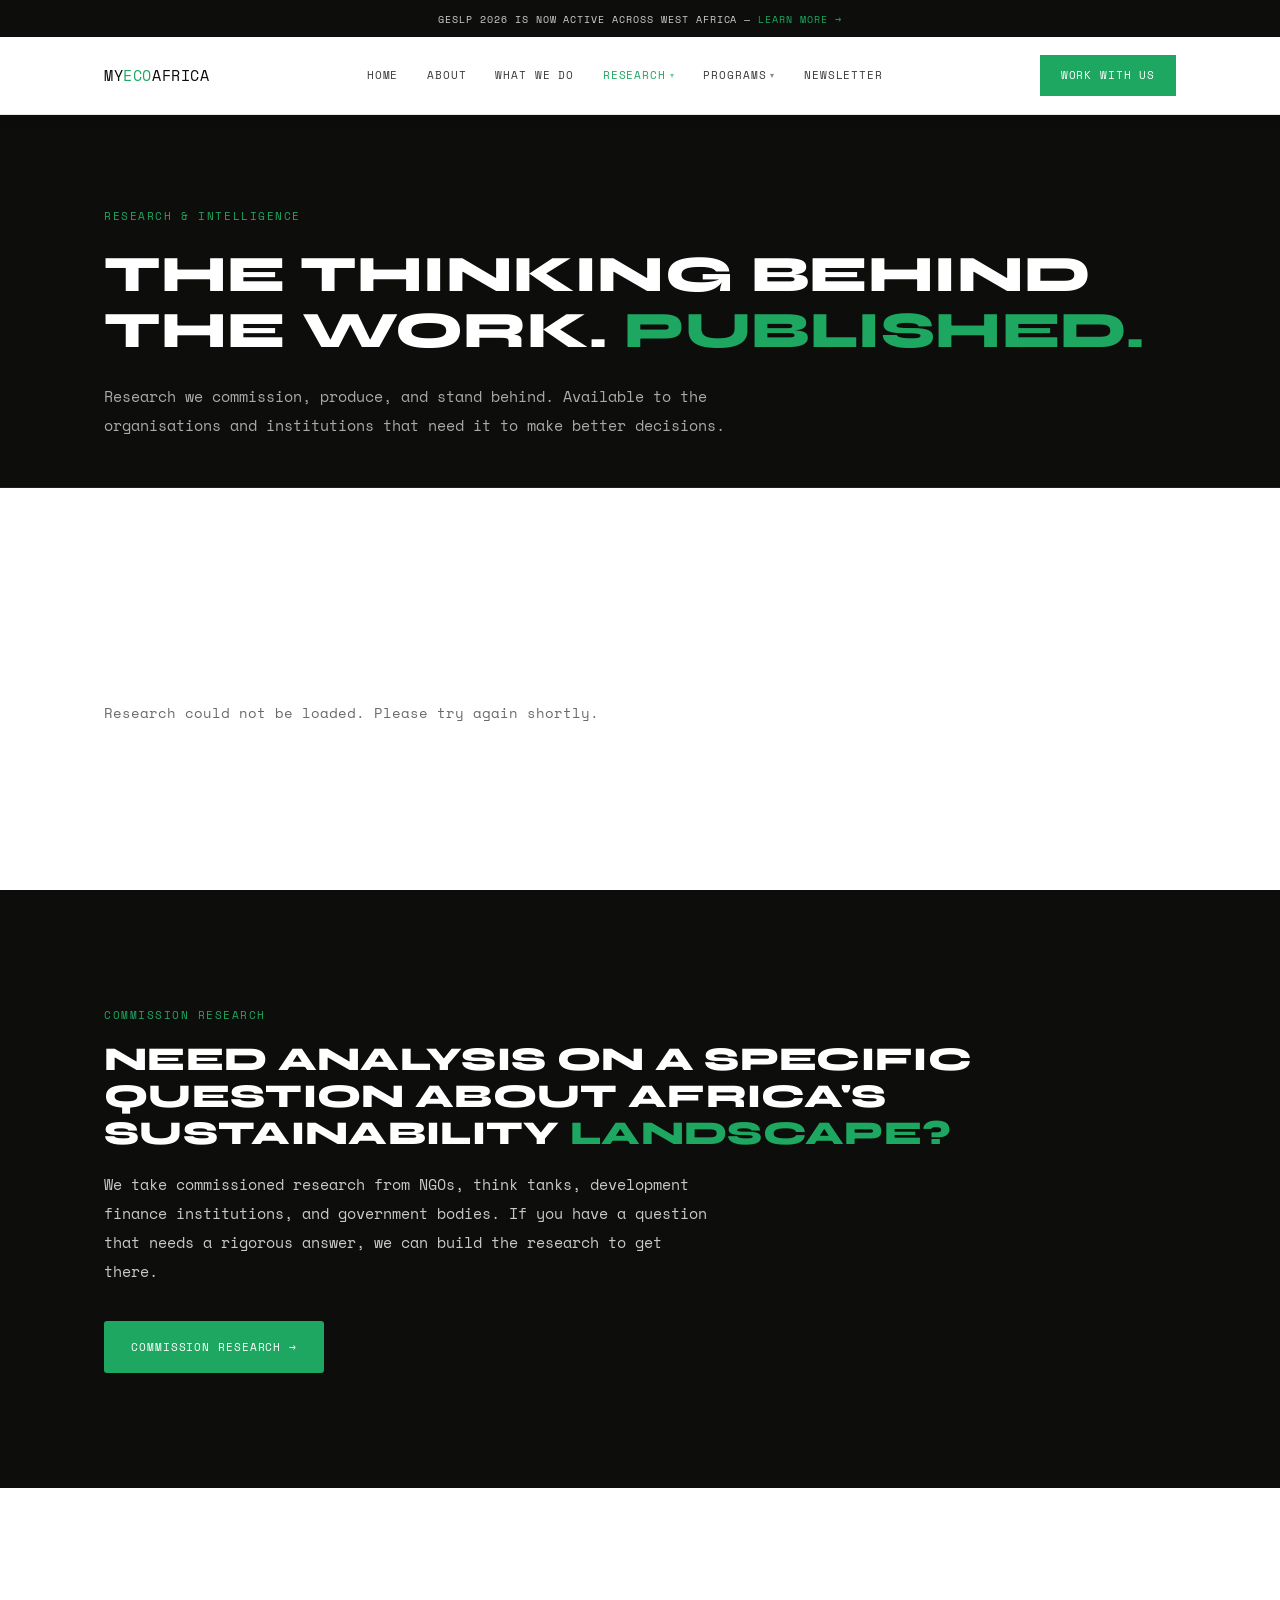
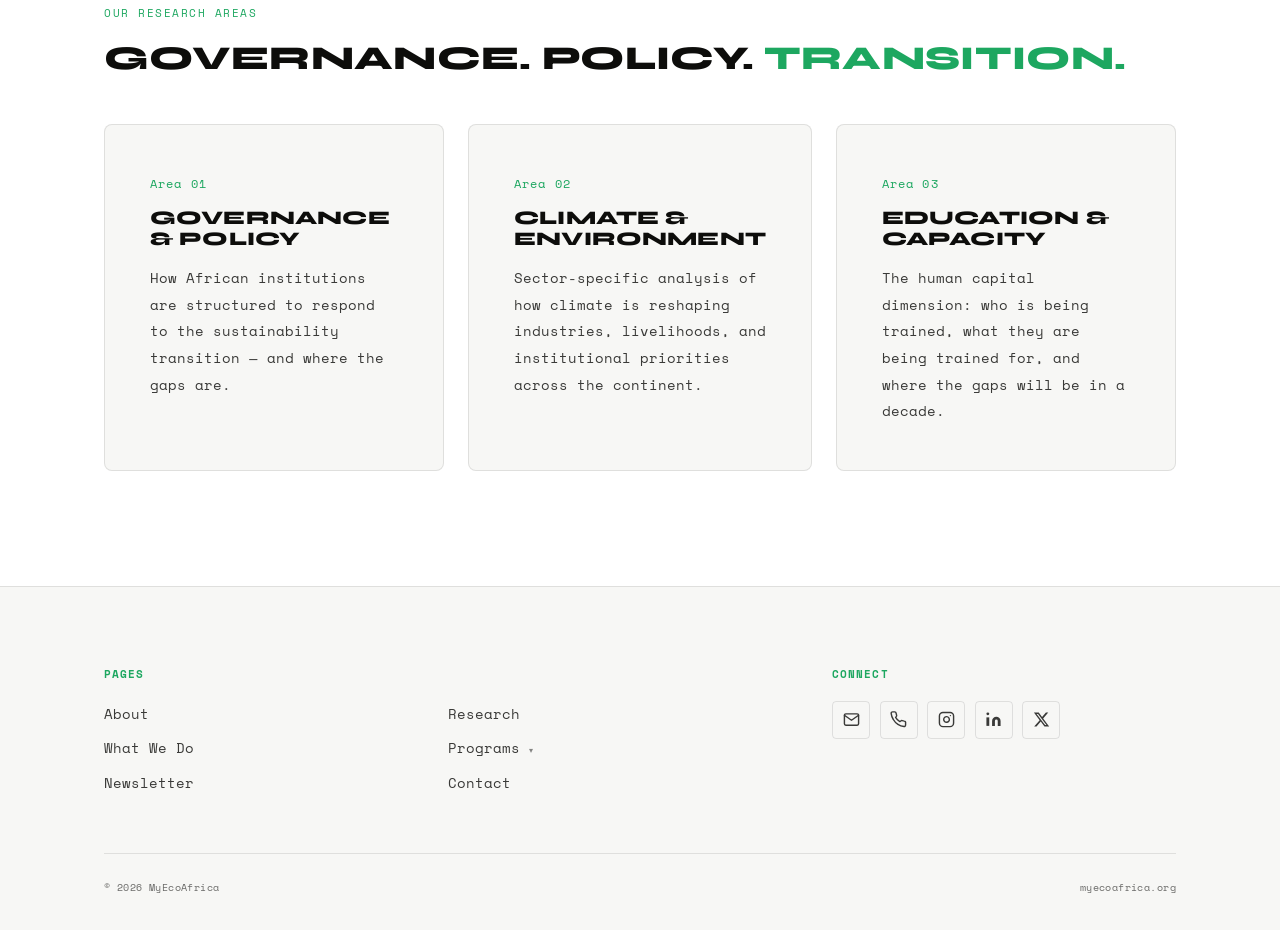
<file: research.html>
﻿<!DOCTYPE html>
<html lang="en">
<head>
<meta charset="UTF-8" />
<meta name="viewport" content="width=device-width, initial-scale=1.0" />
<title>Research — MyEcoAfrica</title>
<meta name="description" content="Sustainability research, policy analysis, and intelligence from MyEcoAfrica — built for organisations working in Africa's sustainability transition." />
<link rel="preconnect" href="https://fonts.googleapis.com" />
<link rel="preconnect" href="https://fonts.gstatic.com" crossorigin />
<link href="https://fonts.googleapis.com/css2?family=Syne:wght@700;800&family=Space+Mono:wght@400;700&display=swap" rel="stylesheet" />
<link rel="stylesheet" href="css/style.css" />
<script src="https://identity.netlify.com/v1/netlify-identity-widget.js"></script>
</head>
<body>

<div class="announce-bar">
  <span>GESLP 2026 is now active across West Africa — <a href="programs.html">Learn more →</a></span>
</div>


<header class="site-header">
  <div class="nav-inner">
    <a href="index.html" class="logo">MY<span>ECO</span>AFRICA</a>
    <nav class="main-nav" id="mainNav">
      <a href="index.html" class="nav-logo">MY<span>ECO</span>AFRICA</a>
      <a href="index.html">Home</a>
      <a href="about.html">About</a>
      <a href="what-we-do.html">What We Do</a>
      <div class="nav-item has-dropdown"><a href="research.html" class="active">Research <span class="dd-caret" aria-hidden="true">▾</span></a><div class="dd-menu"><a href="research.html">Browse All</a><a href="contact.html">Commission a Brief</a></div></div>
      <div class="nav-item has-dropdown"><a href="programs.html">Programs <span class="dd-caret" aria-hidden="true">▾</span></a><div class="dd-menu"><a href="programs.html">GESLP Overview</a><a href="gallery.html">Visual Archive</a><a href="contact.html">Sponsor a Cohort</a></div></div>
      <a href="newsletter.html">Newsletter</a>
      <a href="contact.html" class="nav-cta-mobile">Work With Us</a>
    </nav>
    <a href="contact.html" class="nav-cta">Work With Us</a>
    <button class="nav-toggle" id="navToggle" aria-label="Toggle menu">☰</button>
  </div>
</header>

<main>

  <div class="page-header">
    <div class="container">
      <span class="eyebrow">Research &amp; Intelligence</span>
      <h1 class="display">The thinking behind<br>the work. <em>Published.</em></h1>
      <p class="lead" style="max-width:640px;margin-top:1.4rem;">Research we commission, produce, and stand behind. Available to the organisations and institutions that need it to make better decisions.</p>
    </div>
  </div>

  <!-- ── POSTS ── -->
  <section>
    <div class="container">
      <!-- Index list: quick overview of all available research -->
      <div id="researchIndex" style="display:none;margin-bottom:3rem;border-top:1px solid var(--rule);"></div>
      <!-- Filter + sort bar -->
      <div id="researchFilters" style="display:none;margin-bottom:2rem;flex-wrap:wrap;gap:0.5rem;align-items:center;"></div>
      <div class="research-grid" id="researchGrid">
        <div style="grid-column:1/-1;padding:4rem 0;text-align:center;font-family:'Space Mono',monospace;font-size:0.65rem;letter-spacing:0.12em;text-transform:uppercase;color:var(--ink-light);">Loading research...</div>
      </div>
    </div>
  </section>

  <!-- ── COMMISSION ── -->
  <section class="section-dark">
    <div class="container">
      <span class="section-label">Commission Research</span>
      <h2 class="display reveal">Need analysis on a specific question about Africa's sustainability <em>landscape?</em></h2>
      <p class="lead reveal" style="margin:1.2rem 0 0;max-width:620px;">We take commissioned research from NGOs, think tanks, development finance institutions, and government bodies. If you have a question that needs a rigorous answer, we can build the research to get there.</p>
      <div class="btn-row reveal">
        <a href="contact.html" class="btn btn-primary">Commission Research →</a>
      </div>
    </div>
  </section>

  <!-- ── WHAT WE RESEARCH ── -->
  <section>
    <div class="container">
      <span class="section-label">Our Research Areas</span>
      <h2 class="display reveal">Governance. Policy. <em>Transition.</em></h2>
      <div class="card-grid grid-cols-3" style="margin-top:3rem;">
        <div class="service-card reveal">
          <span class="num">Area 01</span>
          <h3 class="display" style="margin-top:0.6rem;">Governance &amp; Policy</h3>
          <p>How African institutions are structured to respond to the sustainability transition — and where the gaps are.</p>
        </div>
        <div class="service-card reveal">
          <span class="num">Area 02</span>
          <h3 class="display" style="margin-top:0.6rem;">Climate &amp; Environment</h3>
          <p>Sector-specific analysis of how climate is reshaping industries, livelihoods, and institutional priorities across the continent.</p>
        </div>
        <div class="service-card reveal">
          <span class="num">Area 03</span>
          <h3 class="display" style="margin-top:0.6rem;">Education &amp; Capacity</h3>
          <p>The human capital dimension: who is being trained, what they are being trained for, and where the gaps will be in a decade.</p>
        </div>
      </div>
    </div>
  </section>

</main>

<footer class="site-footer">
  <div class="container">
    <div class="footer-grid">
      <div>
        <h4>Pages</h4>
        <div class="footer-pages">
          <a href="about.html">About</a>
          <a href="research.html">Research</a>
          <a href="what-we-do.html">What We Do</a>
          <div class="nav-item has-dropdown"><a href="programs.html">Programs <span class="dd-caret" aria-hidden="true">▾</span></a><div class="dd-menu"><a href="programs.html">GESLP Overview</a><a href="gallery.html">Visual Archive</a><a href="contact.html">Sponsor a Cohort</a></div></div>
          <a href="newsletter.html">Newsletter</a>
          <a href="contact.html">Contact</a>
        </div>
      </div>
      <div>
        <h4>Connect</h4>
        <div class="social-icons">
          <a href="mailto:hello@myecoafrica.org" class="social-icon" aria-label="Email" title="hello@myecoafrica.org"><svg viewBox="0 0 24 24" fill="none" stroke="currentColor" stroke-width="2" stroke-linecap="round" stroke-linejoin="round" aria-hidden="true"><path d="M4 4h16c1.1 0 2 .9 2 2v12c0 1.1-.9 2-2 2H4c-1.1 0-2-.9-2-2V6c0-1.1.9-2 2-2z"/><polyline points="22,6 12,13 2,6"/></svg></a>
          <a href="tel:+2349077251354" class="social-icon" aria-label="Phone" title="+234 907 725 1354"><svg viewBox="0 0 24 24" fill="none" stroke="currentColor" stroke-width="2" stroke-linecap="round" stroke-linejoin="round" aria-hidden="true"><path d="M22 16.92v3a2 2 0 0 1-2.18 2 19.79 19.79 0 0 1-8.63-3.07A19.5 19.5 0 0 1 4.69 12 19.79 19.79 0 0 1 1.62 3.38 2 2 0 0 1 3.6 1.27h3a2 2 0 0 1 2 1.72c.127.96.361 1.903.7 2.81a2 2 0 0 1-.45 2.11L7.91 9a16 16 0 0 0 6 6l1.27-.95a2 2 0 0 1 2.11-.45c.907.339 1.85.573 2.81.7A2 2 0 0 1 22 16.92z"/></svg></a>
          <a href="https://instagram.com/myecoafrica.co" class="social-icon" aria-label="Instagram" title="@myecoafrica.co" target="_blank" rel="noopener noreferrer"><svg viewBox="0 0 24 24" fill="none" stroke="currentColor" stroke-width="2" stroke-linecap="round" stroke-linejoin="round" aria-hidden="true"><rect x="2" y="2" width="20" height="20" rx="5" ry="5"/><path d="M16 11.37A4 4 0 1 1 12.63 8 4 4 0 0 1 16 11.37z"/><line x1="17.5" y1="6.5" x2="17.51" y2="6.5"/></svg></a>
          <a href="https://linkedin.com/company/myecoafrica" class="social-icon" aria-label="LinkedIn" title="myecoafrica on LinkedIn" target="_blank" rel="noopener noreferrer"><svg viewBox="0 0 24 24" fill="currentColor" aria-hidden="true"><path d="M16 8a6 6 0 0 1 6 6v7h-4v-7a2 2 0 0 0-2-2 2 2 0 0 0-2 2v7h-4v-7a6 6 0 0 1 6-6z"/><rect x="2" y="9" width="4" height="12"/><circle cx="4" cy="4" r="2"/></svg></a>
          <a href="https://x.com/myecoafrica" class="social-icon" aria-label="X (Twitter)" title="@myecoafrica on X" target="_blank" rel="noopener noreferrer"><svg viewBox="0 0 24 24" fill="currentColor" aria-hidden="true"><path d="M18.244 2.25h3.308l-7.227 8.26 8.502 11.24H16.17l-5.214-6.817L4.99 21.75H1.68l7.73-8.835L1.254 2.25H8.08l4.713 6.231zm-1.161 17.52h1.833L7.084 4.126H5.117z"/></svg></a>
        </div>
      </div>
    </div>
    <div class="footer-bottom">
      <span>© 2026 MyEcoAfrica</span>
      <span>myecoafrica.org</span>
    </div>
  </div>
</footer>

<script src="js/main.js"></script>
<script>
  (function(){
    var els=document.querySelectorAll('.reveal');
    if(!els.length)return;
    els.forEach(function(el,i){el.style.transitionDelay=(i*0.07)+'s';});
    var io=new IntersectionObserver(function(entries){
      entries.forEach(function(e){if(e.isIntersecting){e.target.classList.add('visible');io.unobserve(e.target);}});
    },{threshold:0.1});
    els.forEach(function(el){io.observe(el);});
  })();
</script>
<script>
  if(window.netlifyIdentity){window.netlifyIdentity.on('init',function(u){if(!u){window.netlifyIdentity.on('login',function(){document.location.href='/admin/';});}});}

  var REPO='Theonlyshine/myecoafrica', BRANCH='master';
  function parseFrontmatter(text){
    var m=text.match(/^---\n([\s\S]*?)\n---/);if(!m)return{};
    var r={};m[1].split('\n').forEach(function(l){var i=l.indexOf(':');if(i===-1)return;r[l.slice(0,i).trim()]=l.slice(i+1).trim().replace(/^['"]|['"]$/g,'');});return r;
  }
  var allEntries=[], activeTag=null, sortAsc=false;

  function fmtDate(str){
    if(!str)return'';
    var d=new Date(str);
    return d.toLocaleDateString('en-GB',{month:'short',year:'numeric'});
  }

  function sorted(arr){
    return arr.slice().sort(function(a,b){
      var da=new Date(a.date), db=new Date(b.date);
      return sortAsc ? da-db : db-da;
    });
  }

  function renderIndex(){
    var idx=document.getElementById('researchIndex');
    var shown=activeTag?allEntries.filter(function(e){return(e.tag||'Research')===activeTag;}):allEntries;
    shown=sorted(shown);
    idx.innerHTML=shown.map(function(e){
      return'<div class="ri-row"><span class="ri-tag">'+(e.tag||'Research')+'</span>'
        +'<a href="article.html?slug='+e.slug+'" class="ri-title">'+(e.title||'Untitled')+'</a>'
        +'<span class="ri-date">'+fmtDate(e.date)+'</span>'
        +'<a href="article.html?slug='+e.slug+'" class="ri-read">Read →</a>'
        +'</div>';
    }).join('');
    idx.style.display='block';
  }

  function renderGrid(){
    var grid=document.getElementById('researchGrid');
    var shown=activeTag?allEntries.filter(function(e){return(e.tag||'Research')===activeTag;}):allEntries;
    shown=sorted(shown);
    if(!shown.length){grid.innerHTML='<p style="grid-column:1/-1;padding:3rem 0;color:var(--ink-light);">No articles in this category yet.</p>';return;}
    grid.innerHTML=shown.map(function(e){return'<div class="research-card"><span class="research-tag">'+(e.tag||'Research')+'</span><h3 class="display" style="margin-bottom:0.8rem;">'+(e.title||'Untitled')+'</h3>'+(e.summary?'<p>'+e.summary+'</p>':'')+'<a href="article.html?slug='+e.slug+'" class="btn btn-ghost" style="margin-top:1.4rem;display:inline-block;">Read Brief →</a></div>';}).join('');
  }

  function render(){renderIndex();renderGrid();}

  function buildFilters(tags){
    var bar=document.getElementById('researchFilters');
    bar.style.display='flex';

    /* category buttons */
    var allBtn=document.createElement('button');
    allBtn.textContent='All';allBtn.className='research-filter-btn active';allBtn.dataset.type='cat';
    allBtn.addEventListener('click',function(){activeTag=null;render();bar.querySelectorAll('.research-filter-btn[data-type=cat]').forEach(function(b){b.classList.remove('active');});allBtn.classList.add('active');});
    bar.appendChild(allBtn);
    tags.forEach(function(tag){
      var btn=document.createElement('button');
      btn.textContent=tag;btn.className='research-filter-btn';btn.dataset.type='cat';
      btn.addEventListener('click',function(){activeTag=tag;render();bar.querySelectorAll('.research-filter-btn[data-type=cat]').forEach(function(b){b.classList.remove('active');});btn.classList.add('active');});
      bar.appendChild(btn);
    });

    /* divider */
    var sep=document.createElement('span');
    sep.style.cssText='width:1px;height:20px;background:var(--rule);display:inline-block;margin:0 0.3rem;';
    bar.appendChild(sep);

    /* date sort buttons */
    var latestBtn=document.createElement('button');
    latestBtn.textContent='Latest first';latestBtn.className='research-filter-btn active';latestBtn.dataset.type='sort';
    latestBtn.addEventListener('click',function(){sortAsc=false;render();bar.querySelectorAll('.research-filter-btn[data-type=sort]').forEach(function(b){b.classList.remove('active');});latestBtn.classList.add('active');});
    bar.appendChild(latestBtn);

    var oldestBtn=document.createElement('button');
    oldestBtn.textContent='Oldest first';oldestBtn.className='research-filter-btn';oldestBtn.dataset.type='sort';
    oldestBtn.addEventListener('click',function(){sortAsc=true;render();bar.querySelectorAll('.research-filter-btn[data-type=sort]').forEach(function(b){b.classList.remove('active');});oldestBtn.classList.add('active');});
    bar.appendChild(oldestBtn);
  }

  async function loadResearch(){
    var grid=document.getElementById('researchGrid');
    try{
      var res=await fetch('https://api.github.com/repos/'+REPO+'/contents/content/blog?ref='+BRANCH);
      if(!res.ok)throw new Error();
      var files=await res.json();
      var mdFiles=files.filter(function(f){return f.name.endsWith('.md')&&f.name!=='sample-entry.md';});
      if(!mdFiles.length){grid.innerHTML='<p style="grid-column:1/-1;padding:3rem 0;color:var(--ink-light);">No research posts yet.</p>';return;}
      var entries=await Promise.all(mdFiles.map(async function(f){var r=await fetch(f.download_url);var t=await r.text();var d=parseFrontmatter(t);d.slug=f.name.replace('.md','');return d;}));
      allEntries=entries;
      var tags=[];entries.forEach(function(e){var t=e.tag||'Research';if(tags.indexOf(t)===-1)tags.push(t);});
      buildFilters(tags);
      render();
    }catch(err){grid.innerHTML='<p style="grid-column:1/-1;padding:3rem 0;color:var(--ink-light);">Research could not be loaded. Please try again shortly.</p>';}
  }
  loadResearch();
</script>
</body>
</html>
</file>
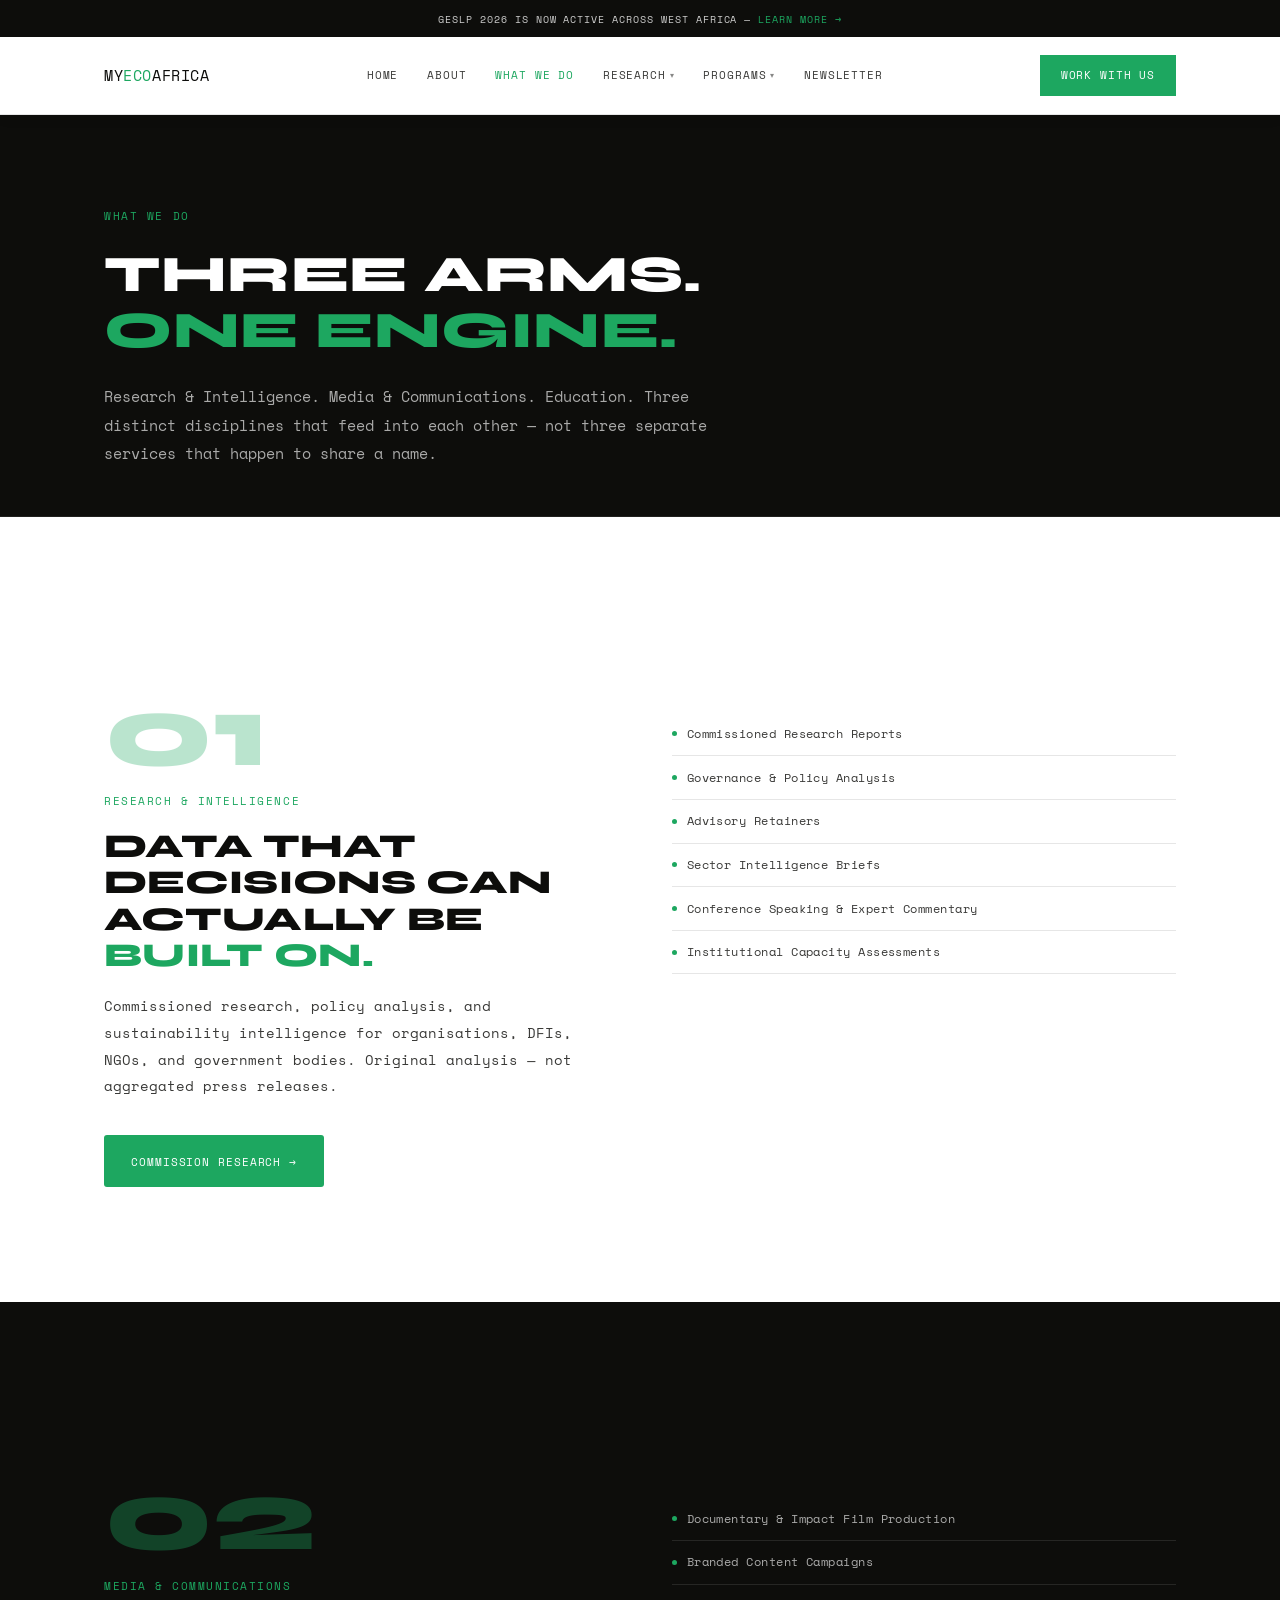
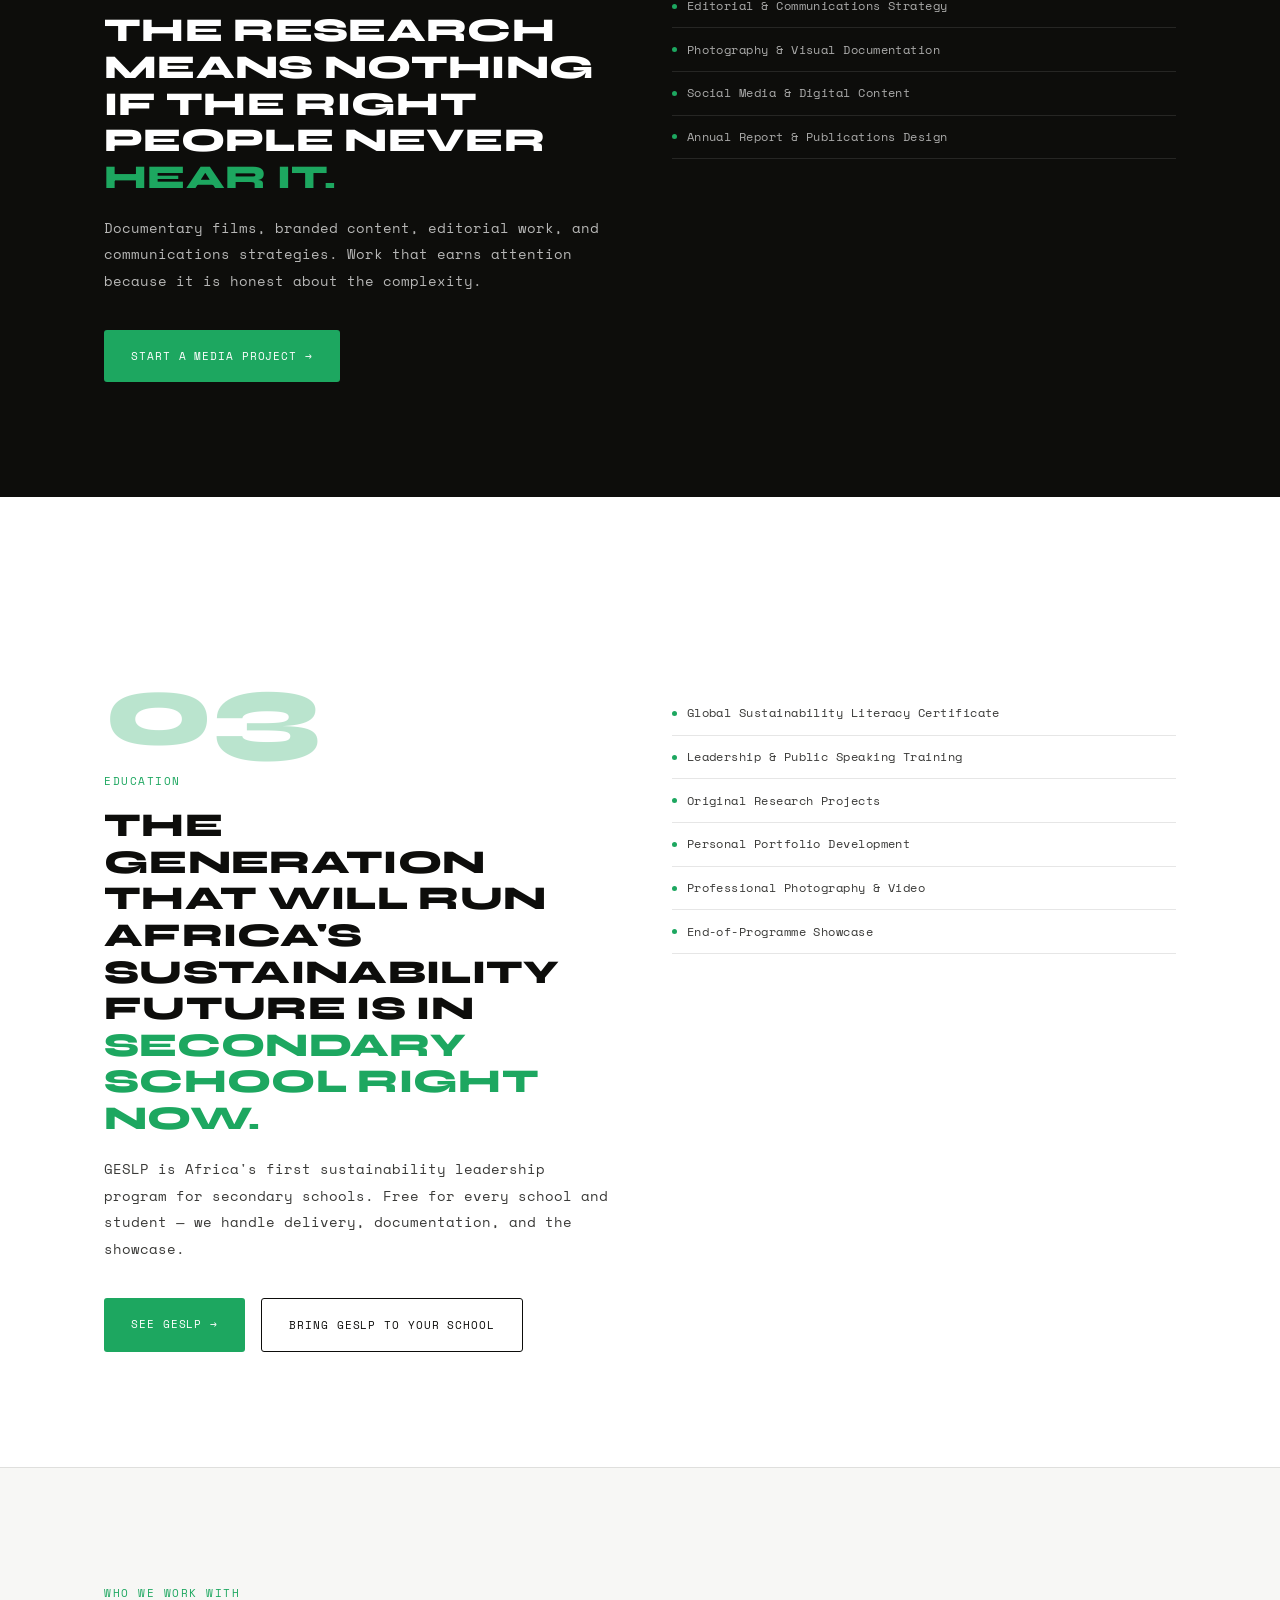
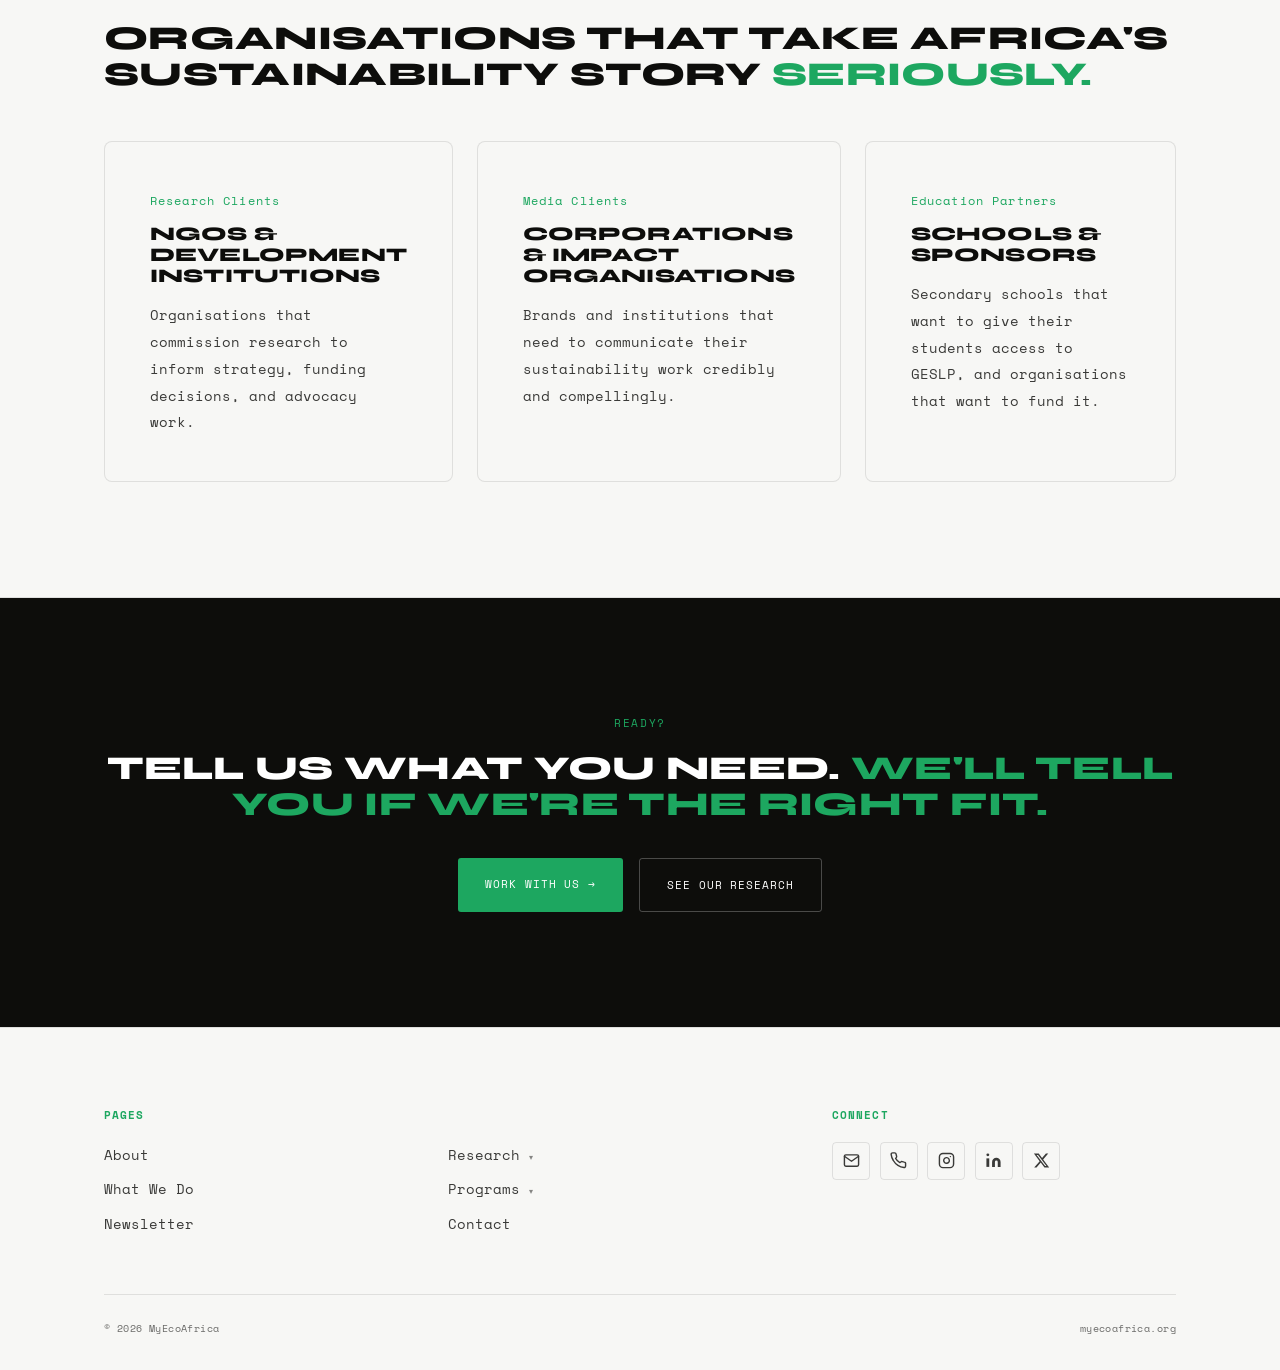
<file: what-we-do.html>
﻿<!DOCTYPE html>
<html lang="en">
<head>
<meta charset="UTF-8">
<meta name="viewport" content="width=device-width, initial-scale=1, viewport-fit=cover">
<title>What We Do — MyEcoAfrica</title>
<meta name="description" content="Three arms working as one engine. Research & Intelligence, Media & Communications, and Education — built for Africa's sustainability transition." />
<link rel="preconnect" href="https://fonts.googleapis.com" />
<link rel="preconnect" href="https://fonts.gstatic.com" crossorigin />
<link href="https://fonts.googleapis.com/css2?family=Syne:wght@700;800&family=Space+Mono:wght@400;700&display=swap" rel="stylesheet" />
<link rel="stylesheet" href="css/style.css" />
<script src="https://identity.netlify.com/v1/netlify-identity-widget.js"></script>
</head>
<body>

<div class="announce-bar">
  <span>GESLP 2026 is now active across West Africa — <a href="programs.html">Learn more →</a></span>
</div>


<header class="site-header">
  <div class="nav-inner">
    <a href="index.html" class="logo">MY<span>ECO</span>AFRICA</a>
    <nav class="main-nav" id="mainNav">
      <a href="index.html" class="nav-logo">MY<span>ECO</span>AFRICA</a>
      <a href="index.html">Home</a>
      <a href="about.html">About</a>
      <a href="what-we-do.html" class="active">What We Do</a>
      <div class="nav-item has-dropdown"><a href="research.html">Research <span class="dd-caret" aria-hidden="true">▾</span></a><div class="dd-menu"><a href="research.html">Browse All</a><a href="contact.html">Commission a Brief</a></div></div>
      <div class="nav-item has-dropdown"><a href="programs.html">Programs <span class="dd-caret" aria-hidden="true">▾</span></a><div class="dd-menu"><a href="programs.html">GESLP Overview</a><a href="gallery.html">Visual Archive</a><a href="contact.html">Sponsor a Cohort</a></div></div>
      <a href="newsletter.html">Newsletter</a>
      <a href="contact.html" class="nav-cta-mobile">Work With Us</a>
    </nav>
    <a href="contact.html" class="nav-cta">Work With Us</a>
    <button class="nav-toggle" id="navToggle" aria-label="Toggle menu">☰</button>
  </div>
</header>

<main>

  <div class="page-header">
    <div class="container">
      <span class="eyebrow">What We Do</span>
      <h1 class="display">Three arms.<br><em>One engine.</em></h1>
      <p class="lead" style="max-width:640px;margin-top:1.4rem;">Research &amp; Intelligence. Media &amp; Communications. Education. Three distinct disciplines that feed into each other — not three separate services that happen to share a name.</p>
    </div>
  </div>

  <!-- ── ARM 01: RESEARCH ── -->
  <section>
    <div class="container">
      <div class="arm-detail">
        <div class="reveal">
          <div class="arm-detail-num">01</div>
          <span class="section-label">Research &amp; Intelligence</span>
          <h2 class="display">Data that decisions can actually be <em>built on.</em></h2>
          <p style="margin-top:1.2rem;">Commissioned research, policy analysis, and sustainability intelligence for organisations, DFIs, NGOs, and government bodies. Original analysis — not aggregated press releases.</p>
          <div class="btn-row reveal">
            <a href="contact.html" class="btn btn-primary">Commission Research →</a>
          </div>
        </div>
        <div class="reveal">
          <ul class="arm-services">
            <li>Commissioned Research Reports</li>
            <li>Governance &amp; Policy Analysis</li>
            <li>Advisory Retainers</li>
            <li>Sector Intelligence Briefs</li>
            <li>Conference Speaking &amp; Expert Commentary</li>
            <li>Institutional Capacity Assessments</li>
          </ul>
        </div>
      </div>
    </div>
  </section>

  <!-- ── ARM 02: MEDIA ── -->
  <section class="section-dark">
    <div class="container">
      <div class="arm-detail">
        <div class="reveal">
          <div class="arm-detail-num" style="color:var(--green);opacity:0.35;">02</div>
          <span class="section-label">Media &amp; Communications</span>
          <h2 class="display">The research means nothing if the right people never <em>hear it.</em></h2>
          <p style="margin-top:1.2rem;">Documentary films, branded content, editorial work, and communications strategies. Work that earns attention because it is honest about the complexity.</p>
          <div class="btn-row reveal">
            <a href="contact.html" class="btn btn-primary">Start a Media Project →</a>
          </div>
        </div>
        <div class="reveal">
          <ul class="arm-services">
            <li>Documentary &amp; Impact Film Production</li>
            <li>Branded Content Campaigns</li>
            <li>Editorial &amp; Communications Strategy</li>
            <li>Photography &amp; Visual Documentation</li>
            <li>Social Media &amp; Digital Content</li>
            <li>Annual Report &amp; Publications Design</li>
          </ul>
        </div>
      </div>
    </div>
  </section>

  <!-- ── ARM 03: EDUCATION ── -->
  <section>
    <div class="container">
      <div class="arm-detail">
        <div class="reveal">
          <div class="arm-detail-num">03</div>
          <span class="section-label">Education</span>
          <h2 class="display">The generation that will run Africa's sustainability future is in <em>secondary school right now.</em></h2>
          <p style="margin-top:1.2rem;">GESLP is Africa's first sustainability leadership program for secondary schools. Free for every school and student — we handle delivery, documentation, and the showcase.</p>
          <div class="btn-row reveal">
            <a href="programs.html" class="btn btn-primary">See GESLP →</a>
            <a href="contact.html" class="btn btn-ghost">Bring GESLP to Your School</a>
          </div>
        </div>
        <div class="reveal">
          <ul class="arm-services">
            <li>Global Sustainability Literacy Certificate</li>
            <li>Leadership &amp; Public Speaking Training</li>
            <li>Original Research Projects</li>
            <li>Personal Portfolio Development</li>
            <li>Professional Photography &amp; Video</li>
            <li>End-of-Programme Showcase</li>
          </ul>
        </div>
      </div>
    </div>
  </section>

  <!-- ── WHO WE WORK WITH ── -->
  <section style="background:var(--off-white);border-top:1px solid var(--rule);border-bottom:1px solid var(--rule);">
    <div class="container">
      <span class="section-label">Who We Work With</span>
      <h2 class="display reveal">Organisations that take Africa's sustainability story <em>seriously.</em></h2>
      <div class="card-grid grid-cols-3" style="margin-top:3rem;">
        <div class="service-card reveal">
          <span class="num">Research Clients</span>
          <h3 class="display" style="margin-top:0.6rem;">NGOs &amp; Development Institutions</h3>
          <p>Organisations that commission research to inform strategy, funding decisions, and advocacy work.</p>
        </div>
        <div class="service-card reveal">
          <span class="num">Media Clients</span>
          <h3 class="display" style="margin-top:0.6rem;">Corporations &amp; Impact Organisations</h3>
          <p>Brands and institutions that need to communicate their sustainability work credibly and compellingly.</p>
        </div>
        <div class="service-card reveal">
          <span class="num">Education Partners</span>
          <h3 class="display" style="margin-top:0.6rem;">Schools &amp; Sponsors</h3>
          <p>Secondary schools that want to give their students access to GESLP, and organisations that want to fund it.</p>
        </div>
      </div>
    </div>
  </section>

  <!-- ── CTA ── -->
  <section class="cta-band">
    <div class="container">
      <span class="section-label">Ready?</span>
      <h2 class="display reveal">Tell us what you need. <em>We'll tell you if we're the right fit.</em></h2>
      <div class="btn-row reveal">
        <a href="contact.html" class="btn btn-primary">Work With Us →</a>
        <a href="research.html" class="btn btn-ghost">See Our Research</a>
      </div>
    </div>
  </section>

</main>

<footer class="site-footer">
  <div class="container">
    <div class="footer-grid">
      <div>
        <h4>Pages</h4>
        <div class="footer-pages">
          <a href="about.html">About</a>
          <div class="nav-item has-dropdown"><a href="research.html">Research <span class="dd-caret" aria-hidden="true">▾</span></a><div class="dd-menu"><a href="research.html">Browse All</a><a href="contact.html">Commission a Brief</a></div></div>
          <a href="what-we-do.html">What We Do</a>
          <div class="nav-item has-dropdown"><a href="programs.html">Programs <span class="dd-caret" aria-hidden="true">▾</span></a><div class="dd-menu"><a href="programs.html">GESLP Overview</a><a href="gallery.html">Visual Archive</a><a href="contact.html">Sponsor a Cohort</a></div></div>
          <a href="newsletter.html">Newsletter</a>
          <a href="contact.html">Contact</a>
        </div>
      </div>
      <div>
        <h4>Connect</h4>
        <div class="social-icons">
          <a href="mailto:hello@myecoafrica.org" class="social-icon" aria-label="Email" title="hello@myecoafrica.org"><svg viewBox="0 0 24 24" fill="none" stroke="currentColor" stroke-width="2" stroke-linecap="round" stroke-linejoin="round" aria-hidden="true"><path d="M4 4h16c1.1 0 2 .9 2 2v12c0 1.1-.9 2-2 2H4c-1.1 0-2-.9-2-2V6c0-1.1.9-2 2-2z"/><polyline points="22,6 12,13 2,6"/></svg></a>
          <a href="tel:+2349077251354" class="social-icon" aria-label="Phone" title="+234 907 725 1354"><svg viewBox="0 0 24 24" fill="none" stroke="currentColor" stroke-width="2" stroke-linecap="round" stroke-linejoin="round" aria-hidden="true"><path d="M22 16.92v3a2 2 0 0 1-2.18 2 19.79 19.79 0 0 1-8.63-3.07A19.5 19.5 0 0 1 4.69 12 19.79 19.79 0 0 1 1.62 3.38 2 2 0 0 1 3.6 1.27h3a2 2 0 0 1 2 1.72c.127.96.361 1.903.7 2.81a2 2 0 0 1-.45 2.11L7.91 9a16 16 0 0 0 6 6l1.27-.95a2 2 0 0 1 2.11-.45c.907.339 1.85.573 2.81.7A2 2 0 0 1 22 16.92z"/></svg></a>
          <a href="https://instagram.com/myecoafrica.co" class="social-icon" aria-label="Instagram" title="@myecoafrica.co" target="_blank" rel="noopener noreferrer"><svg viewBox="0 0 24 24" fill="none" stroke="currentColor" stroke-width="2" stroke-linecap="round" stroke-linejoin="round" aria-hidden="true"><rect x="2" y="2" width="20" height="20" rx="5" ry="5"/><path d="M16 11.37A4 4 0 1 1 12.63 8 4 4 0 0 1 16 11.37z"/><line x1="17.5" y1="6.5" x2="17.51" y2="6.5"/></svg></a>
          <a href="https://linkedin.com/company/myecoafrica" class="social-icon" aria-label="LinkedIn" title="myecoafrica on LinkedIn" target="_blank" rel="noopener noreferrer"><svg viewBox="0 0 24 24" fill="currentColor" aria-hidden="true"><path d="M16 8a6 6 0 0 1 6 6v7h-4v-7a2 2 0 0 0-2-2 2 2 0 0 0-2 2v7h-4v-7a6 6 0 0 1 6-6z"/><rect x="2" y="9" width="4" height="12"/><circle cx="4" cy="4" r="2"/></svg></a>
          <a href="https://x.com/myecoafrica" class="social-icon" aria-label="X (Twitter)" title="@myecoafrica on X" target="_blank" rel="noopener noreferrer"><svg viewBox="0 0 24 24" fill="currentColor" aria-hidden="true"><path d="M18.244 2.25h3.308l-7.227 8.26 8.502 11.24H16.17l-5.214-6.817L4.99 21.75H1.68l7.73-8.835L1.254 2.25H8.08l4.713 6.231zm-1.161 17.52h1.833L7.084 4.126H5.117z"/></svg></a>
        </div>
      </div>
    </div>
    <div class="footer-bottom">
      <span>© 2026 MyEcoAfrica</span>
      <span>myecoafrica.org</span>
    </div>
  </div>
</footer>

<script src="js/main.js"></script>
<script>
  (function(){
    var els=document.querySelectorAll('.reveal');
    if(!els.length)return;
    els.forEach(function(el,i){el.style.transitionDelay=(i*0.07)+'s';});
    var io=new IntersectionObserver(function(entries){
      entries.forEach(function(e){if(e.isIntersecting){e.target.classList.add('visible');io.unobserve(e.target);}});
    },{threshold:0.1});
    els.forEach(function(el){io.observe(el);});
  })();
</script>
<script>
  if(window.netlifyIdentity){window.netlifyIdentity.on('init',function(u){if(!u){window.netlifyIdentity.on('login',function(){document.location.href='/admin/';});}});}
</script>
</body>
</html>
</file>
<file: css/style.css>
/* ===================================================================
   MyEcoAfrica — Shared Stylesheet
   Background: White | Text: Black | Accent: Green
   =================================================================== */

:root {
  --white:      #FFFFFF;
  --off-white:  #F7F7F5;
  --ink:        #0D0D0B;
  --ink-mid:    #3A3A38;
  --ink-light:  #6A6A68;
  --green:      #1DA760;
  --green-dark: #158A4C;
  --green-light:#E8F8EF;
  --amber:      #C8921A;
  --amber-light:#E2A82A;
  --rule:       rgba(13,13,11,0.1);
  --rule-green: rgba(29,167,96,0.2);
}

*, *::before, *::after { box-sizing: border-box; margin: 0; padding: 0; }
html { scroll-behavior: smooth; }

body {
  background: var(--white);
  color: var(--ink);
  font-family: 'Space Mono', monospace;
  font-weight: 400;
  font-size: 0.88rem;
  line-height: 1.9;
  overflow-x: hidden;
  overscroll-behavior-x: none;
}

/* ── TYPOGRAPHY ── */
.display {
  font-family: 'Syne', sans-serif;
  font-weight: 800;
  line-height: 1.1;
  letter-spacing: 0.01em;
  text-transform: uppercase;
  color: var(--ink);
}
.display em {
  font-style: normal;
  color: var(--green);
}

.mono {
  font-family: 'Space Mono', monospace;
  font-size: 0.65rem;
  letter-spacing: 0.12em;
  text-transform: uppercase;
}

h1.display { font-size: clamp(2rem, 4vw, 3.4rem); }
h2.display { font-size: clamp(1.5rem, 2.6vw, 2.2rem); }
h3.display { font-size: clamp(1.1rem, 1.5vw, 1.4rem); }

p { font-size: 0.88rem; color: var(--ink-mid); line-height: 1.9; }
p.lead { font-size: 0.95rem; color: var(--ink-mid); }

a { color: inherit; text-decoration: none; }

/* ── LAYOUT ── */
.container {
  max-width: 1200px;
  margin: 0 auto;
  padding: 0 clamp(1.5rem, 5vw, 4rem);
}

section { padding: clamp(4rem, 9vw, 8rem) 0; }

/* ── NAV ── */
header.site-header {
  position: sticky;
  top: 0;
  z-index: 50;
  background: var(--white);
  border-bottom: 1px solid var(--rule);
  box-shadow: 0 1px 16px rgba(13,13,11,0.06);
}

.nav-inner {
  display: flex;
  align-items: center;
  justify-content: space-between;
  padding: 1.1rem clamp(1.5rem, 5vw, 4rem);
  max-width: 1200px;
  margin: 0 auto;
}

.logo {
  font-family: 'Space Mono', monospace;
  font-size: 0.95rem;
  letter-spacing: 0.04em;
  color: var(--ink);
}
.logo span { color: var(--green); }

/* Hidden on desktop, shown inside mobile nav drawer */
.nav-logo { display: none; }

nav.main-nav { display: flex; gap: 2.2rem; align-items: center; }
nav.main-nav a {
  font-family: 'Space Mono', monospace;
  font-size: 0.68rem;
  letter-spacing: 0.08em;
  text-transform: uppercase;
  color: var(--ink-mid);
  transition: color 0.2s ease;
  white-space: nowrap;
}
nav.main-nav a:hover,
nav.main-nav a.active { color: var(--green); }

/* ── DROPDOWN NAV ── */
.nav-item {
  position: relative;
  display: flex;
  align-items: center;
}
.nav-item > a {
  display: flex;
  align-items: center;
  gap: 0.25rem;
}
.dd-caret {
  font-size: 0.5rem;
  transition: transform 0.2s;
  opacity: 0.6;
}
.nav-item:hover .dd-caret { transform: rotate(180deg); }
.dd-menu {
  display: none;
  position: absolute;
  top: calc(100% + 0.75rem);
  left: 50%;
  transform: translateX(-50%);
  background: var(--white);
  border: 1px solid var(--rule);
  box-shadow: 0 4px 20px rgba(0,0,0,0.08);
  min-width: 180px;
  z-index: 150;
  padding: 0.4rem 0;
}
.nav-item:hover .dd-menu { display: block; }
.dd-menu a {
  display: block;
  font-family: 'Space Mono', monospace;
  font-size: 0.62rem;
  letter-spacing: 0.08em;
  text-transform: uppercase;
  color: var(--ink-mid);
  text-decoration: none;
  padding: 0.5rem 1.1rem;
  white-space: nowrap;
  transition: color 0.15s, background 0.15s;
}
.dd-menu a:hover { color: var(--green); background: var(--off-white); }

.nav-cta {
  font-family: 'Space Mono', monospace;
  font-size: 0.68rem;
  letter-spacing: 0.08em;
  text-transform: uppercase;
  background: var(--green);
  color: var(--white);
  padding: 0.65rem 1.3rem;
  border: none;
  transition: background 0.2s ease;
  white-space: nowrap;
}
.nav-cta:hover { background: var(--green-dark); }

.nav-toggle {
  display: none;
  background: none;
  border: none;
  color: var(--ink);
  font-size: 1.4rem;
  cursor: pointer;
}

/* Hide the mobile-only CTA link on desktop */
nav.main-nav .nav-cta-mobile { display: none; }

/* ── ANNOUNCE BAR ── */
.announce-bar {
  background: var(--ink);
  color: rgba(255,255,255,0.8);
  text-align: center;
  padding: 0.6rem 1rem;
  font-family: 'Space Mono', monospace;
  font-size: 0.6rem;
  letter-spacing: 0.1em;
  text-transform: uppercase;
  position: relative;
  z-index: 51;
}
.announce-bar a { color: var(--green); text-decoration: none; white-space: nowrap; }
.announce-bar a:hover { text-decoration: underline; }

@media (max-width: 860px) {
  nav.main-nav {
    position: fixed;
    inset: 0;
    width: 100%;
    background: var(--ink);
    flex-direction: column;
    align-items: center;
    justify-content: center;
    gap: 2.8rem;
    opacity: 0;
    pointer-events: none;
    transition: opacity 0.3s ease;
    z-index: 100;
  }
  nav.main-nav.open {
    opacity: 1;
    pointer-events: all;
  }
  nav.main-nav a {
    font-family: 'Syne', sans-serif;
    font-size: clamp(0.9rem, 3.5vw, 1.1rem);
    font-weight: 800;
    letter-spacing: -0.01em;
    text-transform: uppercase;
    color: rgba(255,255,255,0.75);
  }
  nav.main-nav a:hover,
  nav.main-nav a.active { color: var(--green); }
  .nav-logo { display: none !important; }
  .nav-toggle { display: block; z-index: 110; }
  .nav-toggle.open { color: var(--white); position: fixed; top: 1.2rem; right: clamp(1.5rem, 5vw, 4rem); }
  .nav-cta { display: none; }
  nav.main-nav .nav-cta-mobile {
    display: block;
    font-family: 'Syne', sans-serif;
    font-size: clamp(0.85rem, 3.5vw, 1rem);
    font-weight: 800;
    text-transform: uppercase;
    color: var(--green);
    letter-spacing: -0.01em;
    margin-top: 1rem;
    padding-top: 1.5rem;
    border-top: 1px solid rgba(255,255,255,0.12);
    width: 100%;
    text-align: center;
  }

  /* Mobile dropdowns inline in the drawer */
  .nav-item {
    flex-direction: column;
    align-items: center;
    gap: 0;
  }
  .nav-item > a {
    font-family: 'Syne', sans-serif;
    font-size: clamp(0.9rem, 3.5vw, 1.1rem);
    font-weight: 800;
    letter-spacing: -0.01em;
    color: rgba(255,255,255,0.75);
  }
  .nav-item > a:hover, .nav-item > a.active { color: var(--green); }
  .dd-caret { opacity: 0.5; }
  .dd-menu {
    position: static;
    transform: none;
    left: auto;
    top: auto;
    background: transparent;
    border: none;
    box-shadow: none;
    display: none;
    padding: 0.4rem 0 0;
    text-align: center;
    min-width: 0;
  }
  .nav-item.mob-open .dd-menu { display: block; }
  .nav-item:hover .dd-menu { display: none; }
  .nav-item.mob-open .dd-menu { display: block; }
  .dd-menu a {
    font-family: 'Space Mono', monospace;
    font-size: 0.65rem;
    color: rgba(255,255,255,0.45);
    padding: 0.3rem 0;
    display: block;
    background: transparent;
  }
  .dd-menu a:hover { color: var(--green); background: transparent; }
}

/* ── BUTTONS ── */
.btn-row { display: flex; gap: 1rem; flex-wrap: wrap; margin-top: 2.2rem; }

.btn {
  font-family: 'Space Mono', monospace;
  font-size: 0.7rem;
  letter-spacing: 0.08em;
  text-transform: uppercase;
  padding: 0.95rem 1.7rem;
  display: inline-block;
  transition: all 0.2s ease;
  border-radius: 3px;
}
.btn-primary {
  background: var(--green);
  color: var(--white);
  border: none;
}
.btn-primary:hover {
  background: var(--green-dark);
  transform: translateY(-1px);
  box-shadow: 0 4px 16px rgba(29,167,96,0.3);
}

.btn-ghost {
  border: 1.5px solid var(--ink);
  color: var(--ink);
  background: transparent;
}
.btn-ghost:hover {
  border-color: var(--green);
  color: var(--green);
  transform: translateY(-1px);
}

.btn-ghost-light {
  border: 1.5px solid rgba(255,255,255,0.5);
  color: var(--white);
  background: transparent;
}
.btn-ghost-light:hover {
  border-color: var(--white);
  background: rgba(255,255,255,0.1);
}

/* ── HERO ── */
.hero {
  position: relative;
  background: var(--white);
  padding-top: clamp(5rem, 10vw, 9rem);
  padding-bottom: clamp(5rem, 10vw, 9rem);
  overflow: clip;
  border-bottom: 1px solid var(--rule);
}
#hero-canvas {
  position: absolute;
  inset: 0;
  width: 100%;
  height: 100%;
  pointer-events: none;
  z-index: 0;
}
.hero .container { position: relative; z-index: 1; }
.hero p.lead { max-width: 600px; margin-top: 1.6rem; }
.hero .btn-ghost { border-color: var(--rule); }

.eyebrow {
  font-family: 'Space Mono', monospace;
  font-size: 0.7rem;
  letter-spacing: 0.14em;
  text-transform: uppercase;
  color: var(--green);
  margin-bottom: 1.3rem;
  display: block;
}

/* ── STAT STRIP ── */
.stat-strip {
  background: var(--green);
}
.stat-grid {
  display: grid;
  grid-template-columns: repeat(3, 1fr);
}
.stat-cell {
  padding: 2.6rem clamp(1.2rem, 3vw, 2rem);
  border-right: 1px solid rgba(255,255,255,0.2);
  text-align: center;
}
.stat-cell:last-child { border-right: none; }
.stat-num {
  font-family: 'Syne', sans-serif;
  font-size: clamp(2rem, 3.5vw, 3rem);
  color: var(--white);
  font-weight: 800;
  line-height: 1;
}
.stat-label {
  font-family: 'Space Mono', monospace;
  font-size: 0.62rem;
  letter-spacing: 0.06em;
  text-transform: uppercase;
  color: rgba(255,255,255,0.8);
  margin-top: 0.6rem;
  line-height: 1.5;
}
@media (max-width: 760px) {
  .stat-grid { grid-template-columns: repeat(2, 1fr); }
  .stat-cell:nth-child(2) { border-right: none; }
  .stat-cell { border-bottom: 1px solid rgba(255,255,255,0.15); }
}

/* ── ARMS BAND (3-arm showcase, replaces green stat strip) ── */
.arms-band {
  background: var(--green);
}
.arms-band-inner {
  display: grid;
  grid-template-columns: repeat(3, 1fr);
  max-width: 1200px;
  margin: 0 auto;
  padding: 0 clamp(1.5rem, 5vw, 4rem);
}
.arm-band-item {
  padding: 2.4rem clamp(0.8rem, 2vw, 1.8rem);
  border-right: 1px solid rgba(255,255,255,0.22);
  display: flex;
  flex-direction: column;
  gap: 0.4rem;
}
.arm-band-item:last-child { border-right: none; }
.arm-band-num {
  font-family: 'Space Mono', monospace;
  font-size: 0.58rem;
  color: rgba(255,255,255,0.65);
  letter-spacing: 0.15em;
  margin-bottom: 0.2rem;
}
.arm-band-name {
  font-family: 'Syne', sans-serif;
  font-weight: 800;
  font-size: clamp(1rem, 1.3vw, 1.2rem);
  color: var(--white);
  text-transform: uppercase;
  letter-spacing: 0.01em;
  line-height: 1.2;
}
.arm-band-desc {
  font-size: 0.75rem;
  color: rgba(255,255,255,0.78);
  line-height: 1.65;
  margin-top: 0.1rem;
}
@media (max-width: 640px) {
  .arms-band-inner { grid-template-columns: 1fr; }
  .arm-band-item {
    border-right: none;
    border-bottom: 1px solid rgba(255,255,255,0.22);
    padding: 1.6rem 0;
  }
  .arm-band-item:last-child { border-bottom: none; }
}

/* ── SECTION LABEL ── */
.section-label {
  font-family: 'Space Mono', monospace;
  font-size: 0.68rem;
  letter-spacing: 0.14em;
  text-transform: uppercase;
  color: var(--green);
  margin-bottom: 1rem;
  display: block;
}

/* ── PULL QUOTE ── */
blockquote.pull {
  font-family: 'Syne', sans-serif;
  font-style: normal;
  font-weight: 700;
  font-size: clamp(1.3rem, 2.4vw, 1.9rem);
  color: var(--ink-mid);
  line-height: 1.5;
  border-left: 3px solid var(--green);
  padding-left: 1.6rem;
  margin: 2.4rem 0;
}

/* ── CARDS ── */
.card-grid {
  display: grid;
  gap: 1.5rem;
  margin-top: 3rem;
}
.service-card {
  background: var(--off-white);
  border: 1px solid var(--rule);
  padding: clamp(1.8rem, 4vw, 2.8rem);
  border-radius: 8px;
  transition: transform 0.2s ease, box-shadow 0.2s ease, border-color 0.2s ease;
}
.service-card:hover {
  transform: translateY(-4px);
  box-shadow: 0 8px 32px rgba(13,13,11,0.08);
  border-color: var(--green);
}
.service-card .num {
  font-family: 'Space Mono', monospace;
  font-size: 0.72rem;
  color: var(--green);
  letter-spacing: 0.1em;
}
.service-card h3 { margin-top: 0.8rem; color: var(--ink); }
.service-card p { margin-top: 1rem; color: var(--ink-mid); }
.service-card ul {
  margin-top: 1.4rem;
  list-style: none;
  font-family: 'Space Mono', monospace;
  font-size: 0.75rem;
  color: var(--ink-mid);
}
.service-card ul li {
  padding: 0.5rem 0;
  border-top: 1px solid var(--rule);
}
.service-card ul li:first-child { border-top: none; }
.pillar-icon {
  width: 15px;
  height: 15px;
  color: var(--green);
  display: inline-block;
  vertical-align: middle;
  margin-right: 0.4rem;
  flex-shrink: 0;
}

/* ── MAP SECTION ── */
.section-map {
  background: var(--off-white);
  border-top: 1px solid var(--rule);
  border-bottom: 1px solid var(--rule);
}
.map-layout {
  display: grid;
  grid-template-columns: 1fr 1fr;
  gap: 5rem;
  align-items: center;
  margin-top: 3rem;
}
@media (max-width: 860px) {
  .map-layout { grid-template-columns: 1fr; gap: 2.5rem; }
}
.map-svg-wrap svg { width: 100%; max-width: 420px; display: block; margin: 0 auto; }
.map-stats {
  display: grid;
  grid-template-columns: 1fr 1fr;
  gap: 1.2rem;
  margin-top: 2.5rem;
}
.map-stat {
  background: var(--white);
  border: 1px solid var(--rule);
  border-radius: 8px;
  padding: 1.4rem;
  transition: border-color 0.2s, box-shadow 0.2s;
}
.map-stat:hover {
  border-color: var(--green);
  box-shadow: 0 4px 16px rgba(29,167,96,0.1);
}
.map-stat-num {
  font-family: 'Syne', sans-serif;
  font-size: 2.2rem;
  color: var(--green);
  font-weight: 800;
  line-height: 1;
}
.map-stat-label {
  font-family: 'Space Mono', monospace;
  font-size: 0.6rem;
  letter-spacing: 0.08em;
  text-transform: uppercase;
  color: var(--ink-light);
  margin-top: 0.5rem;
}

/* ── CTA BAND ── */
.cta-band {
  background: var(--ink);
}
.cta-band .container { text-align: center; }
.cta-band .btn-row { justify-content: center; }
.cta-band h2.display { color: var(--white); }
.cta-band h2.display em { color: var(--green); }
.cta-band .section-label { color: var(--green); }
.cta-band p.lead { color: rgba(255,255,255,0.7); }
.cta-band .btn-primary { background: var(--green); color: var(--white); }
.cta-band .btn-primary:hover { background: var(--green-dark); }
.cta-band .btn-ghost { border-color: rgba(255,255,255,0.25); color: var(--white); }
.cta-band .btn-ghost:hover { border-color: var(--green); color: var(--green); }

/* ── FOOTER ── */
footer.site-footer {
  background: var(--off-white);
  border-top: 1px solid var(--rule);
  padding: clamp(3rem, 6vw, 5rem) 0 2rem;
}
.footer-grid {
  display: grid;
  grid-template-columns: 1fr 1fr;
  gap: 2.5rem;
}
.footer-grid h4 {
  font-family: 'Space Mono', monospace;
  font-size: 0.68rem;
  letter-spacing: 0.1em;
  text-transform: uppercase;
  color: var(--green);
  margin-bottom: 1rem;
}
.footer-grid a, .footer-grid p {
  display: block;
  font-size: 0.88rem;
  color: var(--ink-mid);
  margin-bottom: 0.6rem;
}
.footer-grid a:hover { color: var(--green); }

/* ── SOCIAL ICONS ── */
.social-icons {
  display: flex;
  gap: 0.6rem;
  flex-wrap: wrap;
  margin-top: 0.5rem;
}
.social-icon {
  display: flex;
  align-items: center;
  justify-content: center;
  width: 38px;
  height: 38px;
  border: 1px solid var(--rule);
  border-radius: 4px;
  color: var(--ink-mid);
  transition: color 0.2s, border-color 0.2s, background 0.2s;
  flex-shrink: 0;
}
.social-icon svg {
  width: 17px;
  height: 17px;
  display: block;
}
.social-icon:hover {
  color: var(--green) !important;
  border-color: var(--green);
  background: var(--green-light);
}

.footer-bottom {
  margin-top: 3rem;
  padding-top: 1.5rem;
  border-top: 1px solid var(--rule);
  font-family: 'Space Mono', monospace;
  font-size: 0.65rem;
  color: var(--ink-light);
  letter-spacing: 0.04em;
  display: flex;
  justify-content: space-between;
  flex-wrap: wrap;
  gap: 0.8rem;
}
@media (max-width: 760px) {
  .footer-grid { grid-template-columns: 1fr; }
}

/* ── GALLERY ── */
.gallery-grid {
  display: grid;
  grid-template-columns: repeat(3, 1fr);
  gap: 1rem;
  margin-top: 3rem;
}
.gallery-item {
  aspect-ratio: 4/3;
  background: var(--off-white);
  border: 1px solid var(--rule);
  border-radius: 6px;
  overflow: hidden;
  display: flex;
  align-items: center;
  justify-content: center;
  transition: transform 0.2s, box-shadow 0.2s;
}
.gallery-item:hover { transform: translateY(-3px); box-shadow: 0 8px 24px rgba(13,13,11,0.1); }
.gallery-item img { width: 100%; height: 100%; object-fit: cover; display: block; }
@media (max-width: 760px) { .gallery-grid { grid-template-columns: repeat(2, 1fr); } }

/* ── BLOG ── */
.blog-grid {
  display: grid;
  grid-template-columns: repeat(2, 1fr);
  gap: 1.5rem;
  margin-top: 3rem;
}
.blog-card {
  background: var(--white);
  border: 1px solid var(--rule);
  border-radius: 8px;
  padding: clamp(1.8rem, 3vw, 2.4rem);
  transition: transform 0.2s, box-shadow 0.2s, border-color 0.2s;
}
.blog-card:hover {
  transform: translateY(-4px);
  box-shadow: 0 8px 28px rgba(13,13,11,0.08);
  border-color: var(--green);
}
.blog-card .mono { color: var(--green); margin-bottom: 0.8rem; display: block; }
.blog-card h3 { color: var(--ink); margin-bottom: 0.8rem; }
.blog-card p { font-size: 0.92rem; color: var(--ink-mid); }
@media (max-width: 760px) { .blog-grid { grid-template-columns: 1fr; } }

/* ── FORMS ── */
form.contact-form { margin-top: 2.5rem; display: grid; gap: 1.2rem; }
.form-row { display: grid; grid-template-columns: 1fr 1fr; gap: 1.2rem; }
@media (max-width: 700px) { .form-row { grid-template-columns: 1fr; } }

label {
  font-family: 'Space Mono', monospace;
  font-size: 0.65rem;
  letter-spacing: 0.08em;
  text-transform: uppercase;
  color: var(--ink-mid);
  display: block;
  margin-bottom: 0.5rem;
}
input, select, textarea {
  width: 100%;
  background: var(--white);
  border: 1.5px solid var(--rule);
  color: var(--ink);
  padding: 0.85rem 1rem;
  font-family: 'Space Mono', monospace;
  font-size: 0.82rem;
  border-radius: 4px;
  transition: border-color 0.2s;
}
input:focus, select:focus, textarea:focus {
  outline: none;
  border-color: var(--green);
  box-shadow: 0 0 0 3px rgba(29,167,96,0.1);
}
textarea { min-height: 120px; resize: vertical; }

button.submit-btn {
  font-family: 'Space Mono', monospace;
  font-size: 0.72rem;
  letter-spacing: 0.08em;
  text-transform: uppercase;
  background: var(--green);
  color: var(--white);
  border: none;
  padding: 1rem 1.8rem;
  cursor: pointer;
  border-radius: 4px;
  transition: background 0.2s, transform 0.2s;
  justify-self: start;
}
button.submit-btn:hover { background: var(--green-dark); transform: translateY(-1px); }

/* ── PAGE HEADER ── */
.page-header {
  position: relative;
  background: var(--ink);
  padding: clamp(3.5rem, 7vw, 6rem) 0 clamp(2rem, 4vw, 3rem);
  border-bottom: 1px solid rgba(255,255,255,0.08);
  overflow: hidden;
}
.page-header .display      { color: var(--white); }
.page-header .display em   { color: var(--green); }
.page-header p.lead        { color: rgba(255,255,255,0.65); }
.page-header .eyebrow      { color: var(--green); }
#page-canvas {
  position: absolute;
  inset: 0;
  width: 100%;
  height: 100%;
  pointer-events: none;
  z-index: 0;
}
.page-header .container { position: relative; z-index: 1; }

/* ── REDUCED MOTION ── */
@media (prefers-reduced-motion: reduce) {
  html { scroll-behavior: auto; }
  * { transition: none !important; animation: none !important; }
  #hero-canvas, #page-canvas { display: none; }
}

/* ── FOCUS ── */
a:focus-visible, button:focus-visible, input:focus-visible, select:focus-visible, textarea:focus-visible {
  outline: 2px solid var(--green);
  outline-offset: 3px;
}

/* ── MOBILE OPTIMISATION ── */

/* Fix: .footer-grid a { display:block } overrides .social-icon flex — use higher specificity */
.footer-grid .social-icons .social-icon { display: flex; margin-bottom: 0; }

/* Responsive grid helpers (replace inline style= attributes in HTML) */
.grid-cols-2 { grid-template-columns: repeat(2, 1fr); }
.grid-cols-3 { grid-template-columns: repeat(3, 1fr); }

@media (max-width: 860px) {
  .grid-cols-3 { grid-template-columns: repeat(2, 1fr); }

  /* Nav drawer: fix stacking context (backdrop-filter was trapping it) */
  nav.main-nav { z-index: 200; padding-top: 1.5rem; }

  /* Logo inside drawer */
  .nav-logo {
    display: block;
    font-family: 'Space Mono', monospace;
    font-size: 0.95rem;
    letter-spacing: 0.04em;
    color: var(--ink);
    text-transform: none;
    padding-bottom: 1.4rem;
    border-bottom: 1px solid var(--rule);
    margin-bottom: 0.4rem;
  }
  .nav-logo span { color: var(--green); }
}

@media (max-width: 640px) {
  /* Centre social icons in the footer on small screens */
  .social-icons { justify-content: center; }
}

@media (max-width: 640px) {
  /* Spacing */
  section { padding: 2.5rem 0; }
  .hero { padding-top: 2.5rem; padding-bottom: 2.5rem; }
  .page-header { padding: 2.2rem 0 1.6rem; }

  /* Announce bar: tighten spacing so text wraps cleanly at the link */
  .announce-bar { letter-spacing: 0.03em; padding: 0.45rem 0.75rem; line-height: 1.6; }

  /* Typography */
  h1.display { font-size: clamp(1.3rem, 5.8vw, 2.2rem); overflow-wrap: break-word; }
  h2.display { font-size: clamp(1.3rem, 6vw, 2rem); }
  h3.display { font-size: clamp(1rem, 4vw, 1.3rem); }
  p.lead { font-size: 0.95rem; }
  blockquote.pull { display: none; }
  .arm-band-desc { display: none; }

  /* Grids */
  .grid-cols-2,
  .grid-cols-3 { grid-template-columns: 1fr; }

  /* Stat strip: single column on small screens */
  .stat-grid { grid-template-columns: 1fr; }
  .stat-cell { border-right: none; border-bottom: 1px solid rgba(255,255,255,0.15); }
  .stat-cell:last-child { border-bottom: none; }

  /* Map stats: single column */
  .map-stats { grid-template-columns: 1fr; }

  /* Buttons: stack neatly, auto-width — no slab stretch */
  .btn-row { flex-wrap: wrap; gap: 0.75rem; }
  .hero .btn-row { flex-direction: column; align-items: flex-start; gap: 0.65rem; }
  .cta-band .btn-row { flex-direction: column; align-items: center; gap: 0.65rem; }
  .cta-band .btn-row .btn { min-width: 220px; text-align: center; }

  /* Footer bottom */
  .footer-bottom { flex-direction: column; gap: 0.3rem; }

  /* Container padding tighter on very small screens */
  .container { padding: 0 1.2rem; }
  .nav-inner { padding: 0.9rem 1.2rem; }
}

/* ═══════════════════════════════════════════════════════════
   REDESIGN ADDITIONS — v2
   ═══════════════════════════════════════════════════════════ */

/* ── MARQUEE BAND ── */
.marquee-band {
  background: var(--ink);
  overflow: clip;
  padding: 0.55rem 0;
  user-select: none;
}
.marquee-track {
  display: flex;
  width: max-content;
  animation: marquee-scroll 32s linear infinite;
}
.marquee-track span {
  font-family: 'Space Mono', monospace;
  font-size: 0.58rem;
  letter-spacing: 0.18em;
  text-transform: uppercase;
  white-space: nowrap;
  padding: 0 1.4rem;
  color: rgba(255,255,255,0.5);
}
.marquee-track span.accent { color: var(--green); padding: 0 0.3rem; letter-spacing: 0; }
@keyframes marquee-scroll {
  from { transform: translateX(0); }
  to   { transform: translateX(-50%); }
}
@media (prefers-reduced-motion: reduce) { .marquee-track { animation: none; } }

/* ── NAV: tighter gap for 6 items ── */
nav.main-nav { gap: 1.8rem; }

/* ── DARK SECTION ── */
.section-dark { background: var(--ink); }
.section-dark h2.display              { color: var(--white); }
.section-dark h2.display em           { color: var(--green); }
.section-dark h3.display              { color: var(--white); }
.section-dark p                       { color: rgba(255,255,255,0.7); }
.section-dark p.lead                  { color: rgba(255,255,255,0.78); }
.section-dark .section-label          { color: var(--green); }
.section-dark blockquote.pull         { color: rgba(255,255,255,0.88); border-left-color: var(--green); }
.section-dark .btn-ghost              { border-color: rgba(255,255,255,0.28); color: var(--white); }
.section-dark .btn-ghost:hover        { border-color: var(--green); color: var(--green); }

/* ── HERO DARK ── */
.hero {
  background: var(--ink);
  border-bottom-color: rgba(255,255,255,0.08);
}
.hero .display            { color: var(--white); }
.hero .display em         { color: var(--green); }
.hero p.lead              { color: rgba(255,255,255,0.65); }
.hero .eyebrow            { color: var(--green); }
.hero .btn-ghost          { border-color: rgba(255,255,255,0.3); color: rgba(255,255,255,0.8); }
.hero .btn-ghost:hover    { border-color: var(--green); color: var(--green); }

/* 4-stat homepage strip */
.stat-grid-4 { grid-template-columns: repeat(4, 1fr) !important; }
@media (max-width: 860px) { .stat-grid-4 { grid-template-columns: repeat(2, 1fr) !important; } }
@media (max-width: 540px) { .stat-grid-4 { grid-template-columns: repeat(2, 1fr) !important; } }

/* ── HERO SPLIT ── */
.hero-inner {
  display: grid;
  grid-template-columns: 1.15fr 0.85fr;
  gap: clamp(3rem, 6vw, 6rem);
  align-items: center;
}
.hero-map-wrap { display: flex; align-items: center; justify-content: center; }
.hero-map-wrap svg { width: 100%; max-width: 380px; opacity: 0.92; }
@media (max-width: 860px) {
  .hero-inner { grid-template-columns: minmax(0, 1fr); }
  .hero-inner > * { min-width: 0; }
  .hero-map-wrap { display: none; }
}

/* ── ARM ROWS (editorial numbered list) ── */
.arm-rows { margin-top: 3rem; border-top: 1px solid var(--rule); }
.arm-row {
  display: grid;
  grid-template-columns: 56px 1fr;
  gap: 2rem;
  padding: 2.4rem 0;
  border-bottom: 1px solid var(--rule);
  align-items: start;
  transition: background 0.25s;
}
.arm-row:hover { background: var(--off-white); }
.arm-index {
  font-family: 'Syne', sans-serif;
  font-size: clamp(1.4rem, 1.8vw, 1.8rem);
  font-weight: 800;
  color: var(--green);
  opacity: 0.45;
  line-height: 1.1;
  padding-top: 0.1rem;
}
.arm-row h3.display {
  font-size: clamp(1.1rem, 1.5vw, 1.4rem);
  line-height: 1.25;
  margin-bottom: 0.9rem;
}
.arm-row p { margin-top: 0; }
@media (max-width: 540px) {
  .arm-row { grid-template-columns: 40px 1fr; gap: 1.2rem; padding: 1.8rem 0; }
  .arm-index { font-size: 1.1rem; }
}

/* ── RESEARCH GRID & CARDS ── */
.research-grid {
  display: grid;
  grid-template-columns: repeat(2, 1fr);
  gap: 1.5rem;
  margin-top: 3rem;
}
.research-card {
  border: 1px solid var(--rule);
  padding: clamp(1.6rem, 3vw, 2.2rem);
  position: relative;
  overflow: hidden;
  transition: border-color 0.2s, transform 0.2s, box-shadow 0.2s;
  background: var(--white);
}
.research-card::before {
  content: '';
  position: absolute;
  left: 0; top: 0; bottom: 0;
  width: 3px;
  background: var(--green);
  transform: scaleY(0);
  transform-origin: bottom;
  transition: transform 0.25s ease;
}
.research-card:hover::before { transform: scaleY(1); }
.research-card:hover {
  border-color: rgba(29,167,96,0.3);
  transform: translateY(-3px);
  box-shadow: 0 8px 28px rgba(13,13,11,0.07);
}
.research-tag {
  font-family: 'Space Mono', monospace;
  font-size: 0.6rem;
  letter-spacing: 0.15em;
  text-transform: uppercase;
  color: var(--green);
  margin-bottom: 0.9rem;
  display: block;
}
@media (max-width: 640px) { .research-grid { grid-template-columns: 1fr; } }

/* ── RESEARCH INDEX (top list) ── */
.ri-row {
  display: grid;
  grid-template-columns: 130px 1fr auto auto;
  gap: 1rem;
  align-items: center;
  padding: 0.85rem 0;
  border-bottom: 1px solid var(--rule);
}
.ri-tag {
  font-family: 'Space Mono', monospace;
  font-size: 0.58rem;
  letter-spacing: 0.12em;
  text-transform: uppercase;
  color: var(--green);
  white-space: nowrap;
}
.ri-title {
  font-family: 'Space Mono', monospace;
  font-size: 0.78rem;
  color: var(--ink);
  line-height: 1.4;
  text-decoration: none;
}
.ri-title:hover { color: var(--green); }
.ri-date {
  font-family: 'Space Mono', monospace;
  font-size: 0.62rem;
  letter-spacing: 0.08em;
  color: var(--ink-light);
  white-space: nowrap;
}
.ri-read {
  font-family: 'Space Mono', monospace;
  font-size: 0.62rem;
  letter-spacing: 0.08em;
  text-transform: uppercase;
  color: var(--green);
  white-space: nowrap;
  text-decoration: none;
}
.ri-read:hover { text-decoration: underline; }
@media (max-width: 640px) {
  .ri-row { grid-template-columns: 1fr auto; row-gap: 0.2rem; }
  .ri-tag { grid-column: 1; }
  .ri-date { grid-column: 2; grid-row: 1; }
  .ri-title { grid-column: 1 / -1; grid-row: 2; }
  .ri-read { display: none; }
}

/* ── RESEARCH FILTER BUTTONS ── */
.research-filter-btn {
  font-family: 'Space Mono', monospace;
  font-size: 0.6rem;
  letter-spacing: 0.1em;
  text-transform: uppercase;
  padding: 0.4rem 0.9rem;
  background: transparent;
  border: 1px solid var(--rule);
  color: var(--ink-light);
  cursor: pointer;
  transition: all 0.2s;
}
.research-filter-btn:hover,
.research-filter-btn.active {
  background: var(--ink);
  border-color: var(--ink);
  color: var(--white);
}

/* ── GESLP STRIP (homepage) ── */
.geslp-strip {
  display: grid;
  grid-template-columns: auto 1fr;
  gap: clamp(2rem, 5vw, 5rem);
  align-items: center;
}
.geslp-num {
  font-family: 'Syne', sans-serif;
  font-size: clamp(5rem, 11vw, 9rem);
  font-weight: 800;
  color: var(--green);
  line-height: 1;
}
@media (max-width: 760px) {
  .geslp-strip { grid-template-columns: 1fr; }
  .geslp-num { font-size: clamp(4rem, 15vw, 6rem); }
}

/* ── SCROLL REVEAL ── */
.reveal {
  opacity: 0;
  transform: translateY(28px);
  transition: opacity 0.65s ease, transform 0.65s ease;
}
.reveal.visible { opacity: 1; transform: none; }

/* ── STAT ROW (About / Programs big numbers) ── */
.stat-row {
  display: grid;
  grid-template-columns: repeat(3, 1fr);
  gap: 2rem;
  margin-top: 3rem;
  padding: 2.8rem 0;
  border-top: 1px solid var(--rule);
  border-bottom: 1px solid var(--rule);
}
.stat-row-item { text-align: center; }
.stat-row-num {
  font-family: 'Syne', sans-serif;
  font-size: clamp(2rem, 4vw, 3.4rem);
  font-weight: 800;
  color: var(--green);
  line-height: 1;
  display: block;
}
.stat-row-label {
  font-family: 'Space Mono', monospace;
  font-size: 0.6rem;
  letter-spacing: 0.12em;
  text-transform: uppercase;
  color: var(--ink-light);
  margin-top: 0.6rem;
  display: block;
  line-height: 1.6;
}
@media (max-width: 540px) {
  .stat-row { grid-template-columns: 1fr; }
  .stat-row-item { padding: 1rem 0; border-bottom: 1px solid var(--rule); }
  .stat-row-item:last-child { border-bottom: none; }
}

/* ── ABOUT PAGE ── */
.about-grid {
  display: grid;
  grid-template-columns: 1fr 1fr;
  gap: clamp(2.5rem, 5vw, 5rem);
  align-items: start;
  margin-top: 3rem;
}
@media (max-width: 760px) { .about-grid { grid-template-columns: 1fr; gap: 2rem; } }
.about-fact {
  padding: 1.4rem 0;
  border-bottom: 1px solid var(--rule);
  display: flex;
  justify-content: space-between;
  align-items: baseline;
  gap: 1rem;
}
.about-fact:first-child { border-top: 1px solid var(--rule); }
.about-fact-label {
  font-family: 'Space Mono', monospace;
  font-size: 0.63rem;
  letter-spacing: 0.1em;
  text-transform: uppercase;
  color: var(--ink-light);
  flex-shrink: 0;
}
.about-fact-value {
  font-family: 'Cormorant Garamond', serif;
  font-size: 1.25rem;
  color: var(--ink);
  text-align: right;
}

/* ── WHAT WE DO: ARM DETAIL BLOCKS ── */
.arm-detail {
  display: grid;
  grid-template-columns: 1fr 1fr;
  gap: clamp(2.5rem, 5vw, 5rem);
  align-items: start;
  margin-top: 3rem;
}
@media (max-width: 760px) { .arm-detail { grid-template-columns: 1fr; gap: 2rem; } }
.arm-detail-num {
  font-family: 'Syne', sans-serif;
  font-size: clamp(4rem, 8vw, 7rem);
  font-weight: 800;
  color: var(--green);
  opacity: 0.3;
  line-height: 1;
  margin-bottom: 0.5rem;
}
.arm-detail-num.dark { opacity: 0.35; }
.arm-services {
  margin-top: 2rem;
  list-style: none;
  font-family: 'Space Mono', monospace;
  font-size: 0.72rem;
  letter-spacing: 0.04em;
  color: var(--ink-mid);
}
.section-dark .arm-services { color: rgba(255,255,255,0.65); }
.arm-services li {
  padding: 0.65rem 0;
  border-bottom: 1px solid var(--rule);
  display: flex;
  align-items: center;
  gap: 0.6rem;
}
.section-dark .arm-services li { border-bottom-color: rgba(255,255,255,0.1); }
.arm-services li::before {
  content: '';
  width: 5px; height: 5px;
  background: var(--green);
  border-radius: 50%;
  flex-shrink: 0;
}

/* ── NEWSLETTER PAGE ── */
.newsletter-hero-wrap { max-width: 640px; }
.newsletter-form-wrap {
  max-width: 580px;
  margin-top: 3rem;
}
.nl-inline {
  display: flex;
  border: 1.5px solid rgba(255,255,255,0.2);
  border-radius: 4px;
  overflow: hidden;
  margin-top: 1.4rem;
}
.nl-inline input {
  flex: 1;
  border: none;
  border-radius: 0;
  padding: 0.95rem 1.2rem;
}
.nl-inline input:focus { box-shadow: none; outline: none; border-color: transparent; }
.nl-inline button {
  font-family: 'Space Mono', monospace;
  font-size: 0.68rem;
  letter-spacing: 0.08em;
  text-transform: uppercase;
  background: var(--green);
  color: var(--white);
  border: none;
  padding: 0 1.6rem;
  cursor: pointer;
  transition: background 0.2s;
  white-space: nowrap;
}
.nl-inline button:hover { background: var(--green-dark); }
@media (max-width: 540px) {
  .nl-inline { flex-direction: column; }
  .nl-inline button { padding: 0.9rem; border-radius: 0 0 2px 2px; }
}
.nl-what {
  display: grid;
  grid-template-columns: repeat(3, 1fr);
  gap: 1.5rem;
  margin-top: 4rem;
}
@media (max-width: 640px) { .nl-what { grid-template-columns: 1fr; } }
.nl-item {
  padding: 1.6rem;
  border: 1px solid var(--rule);
  border-top: 3px solid var(--green);
}
.nl-item h4 {
  font-family: 'Space Mono', monospace;
  font-size: 0.7rem;
  letter-spacing: 0.1em;
  text-transform: uppercase;
  color: var(--ink);
  margin-bottom: 0.6rem;
}
.nl-item p { font-size: 0.9rem; }

/* ── FOOTER EXPANDED ── */
.footer-grid {
  grid-template-columns: 2fr 1fr;
}
.footer-pages {
  display: grid;
  grid-template-columns: 1fr 1fr;
  gap: 0;
}
.footer-pages a { margin-bottom: 0.5rem; }
@media (max-width: 760px) {
  .footer-grid { grid-template-columns: 1fr; }
  .footer-pages { grid-template-columns: 1fr; }
}
</file>
